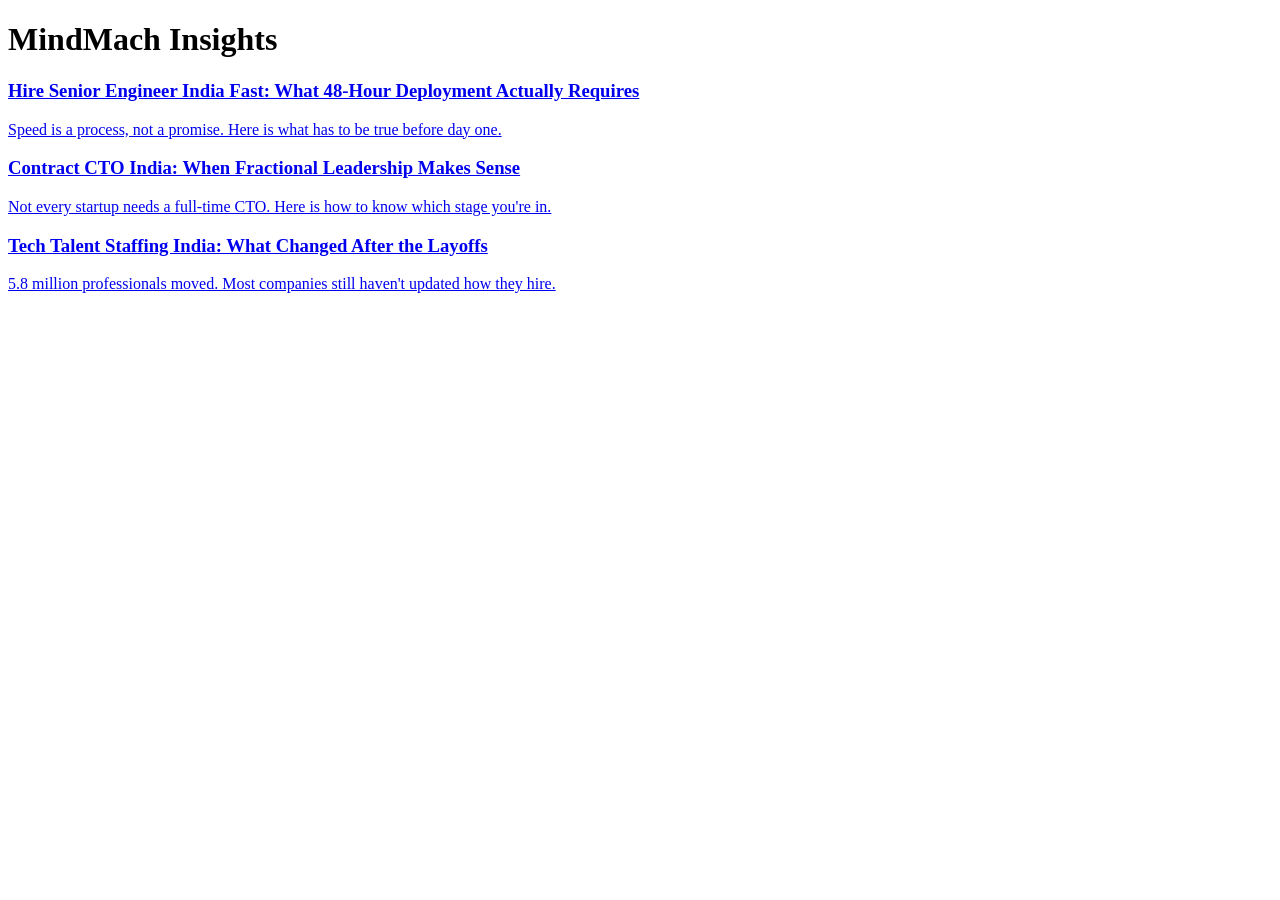
<file: insights/index.html>
<!DOCTYPE html>
<html lang="en"><head>
<meta charset="UTF-8"><meta name="viewport" content="width=device-width, initial-scale=1.0">
<title>Insights | MindMach</title>
</head><body>
<h1>MindMach Insights</h1>
<a href="/insights/hire-senior-engineer-india-fast.html"><h3>Hire Senior Engineer India Fast: What 48-Hour Deployment Actually Requires</h3><p>Speed is a process, not a promise. Here is what has to be true before day one.</p></a><a href="/insights/contract-cto-india.html"><h3>Contract CTO India: When Fractional Leadership Makes Sense</h3><p>Not every startup needs a full-time CTO. Here is how to know which stage you're in.</p></a><a href="/insights/tech-talent-staffing-india.html"><h3>Tech Talent Staffing India: What Changed After the Layoffs</h3><p>5.8 million professionals moved. Most companies still haven't updated how they hire.</p></a>
</body></html>
</file>
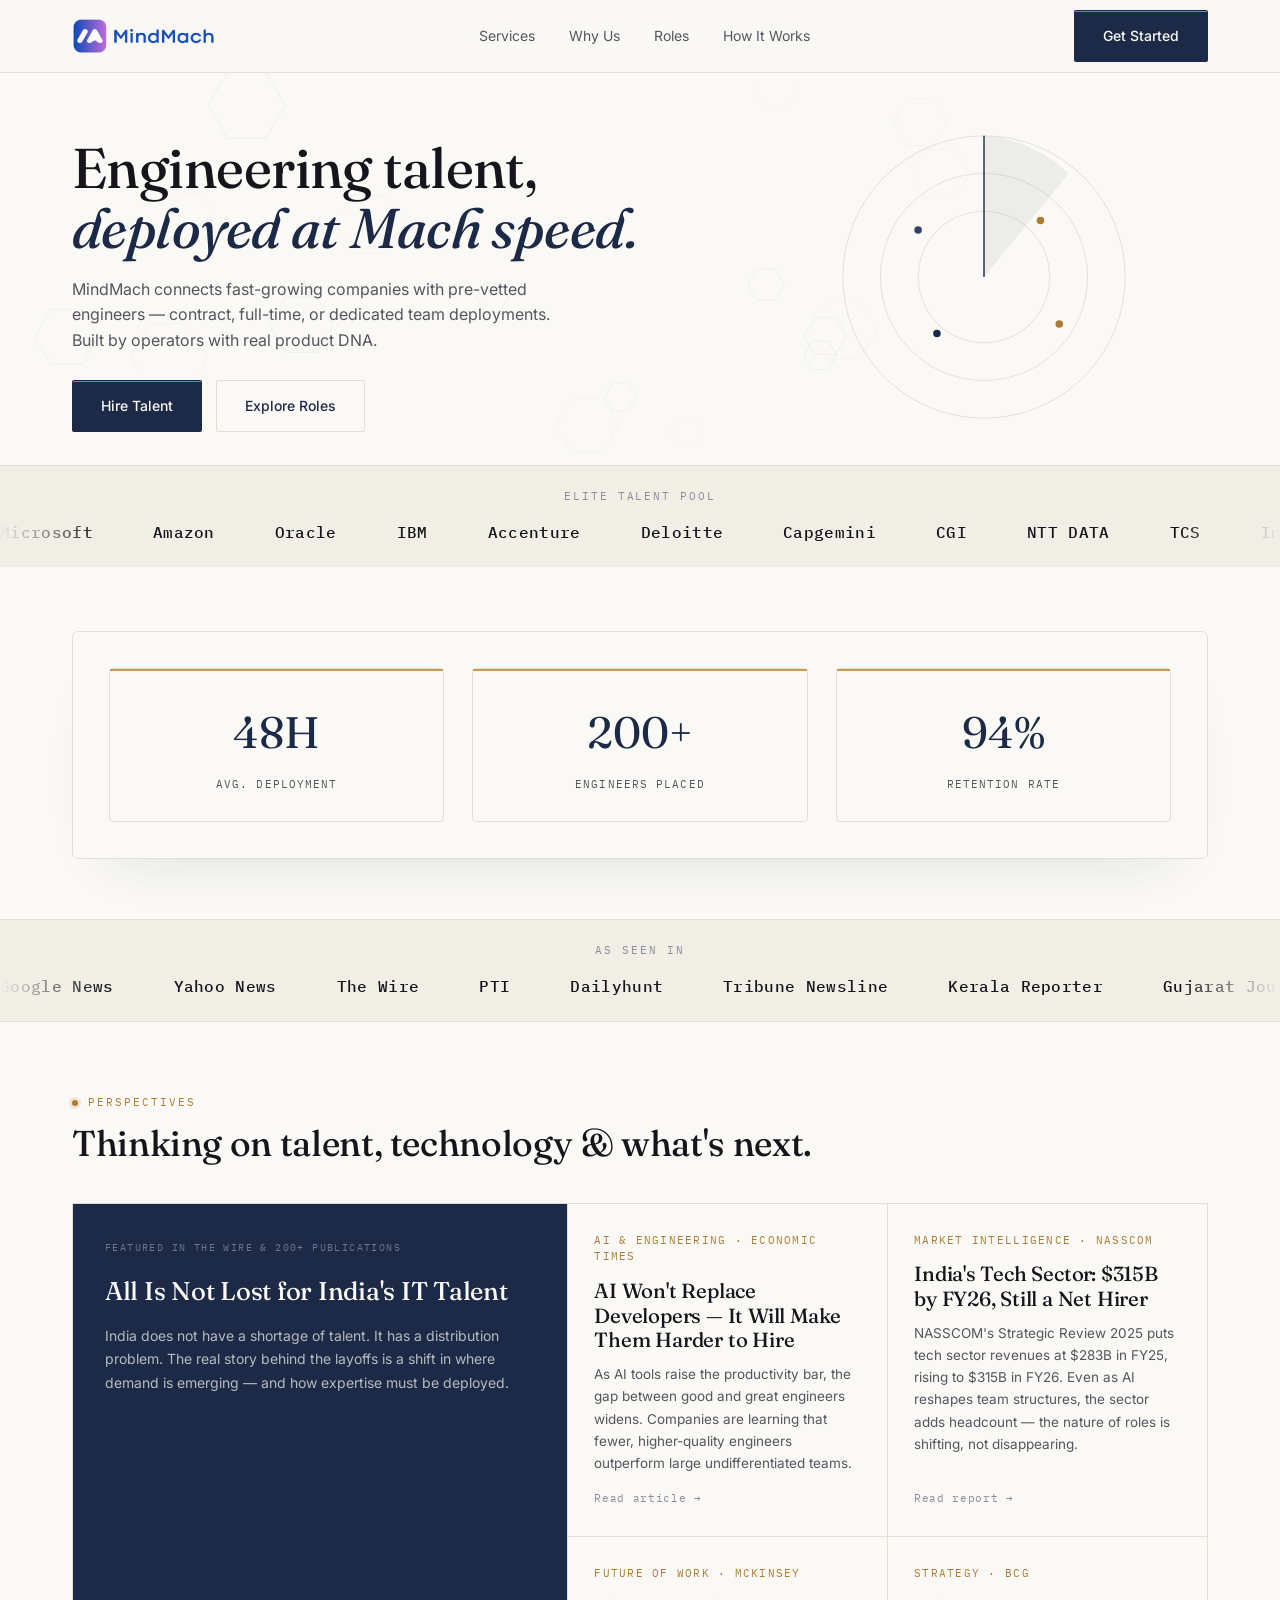
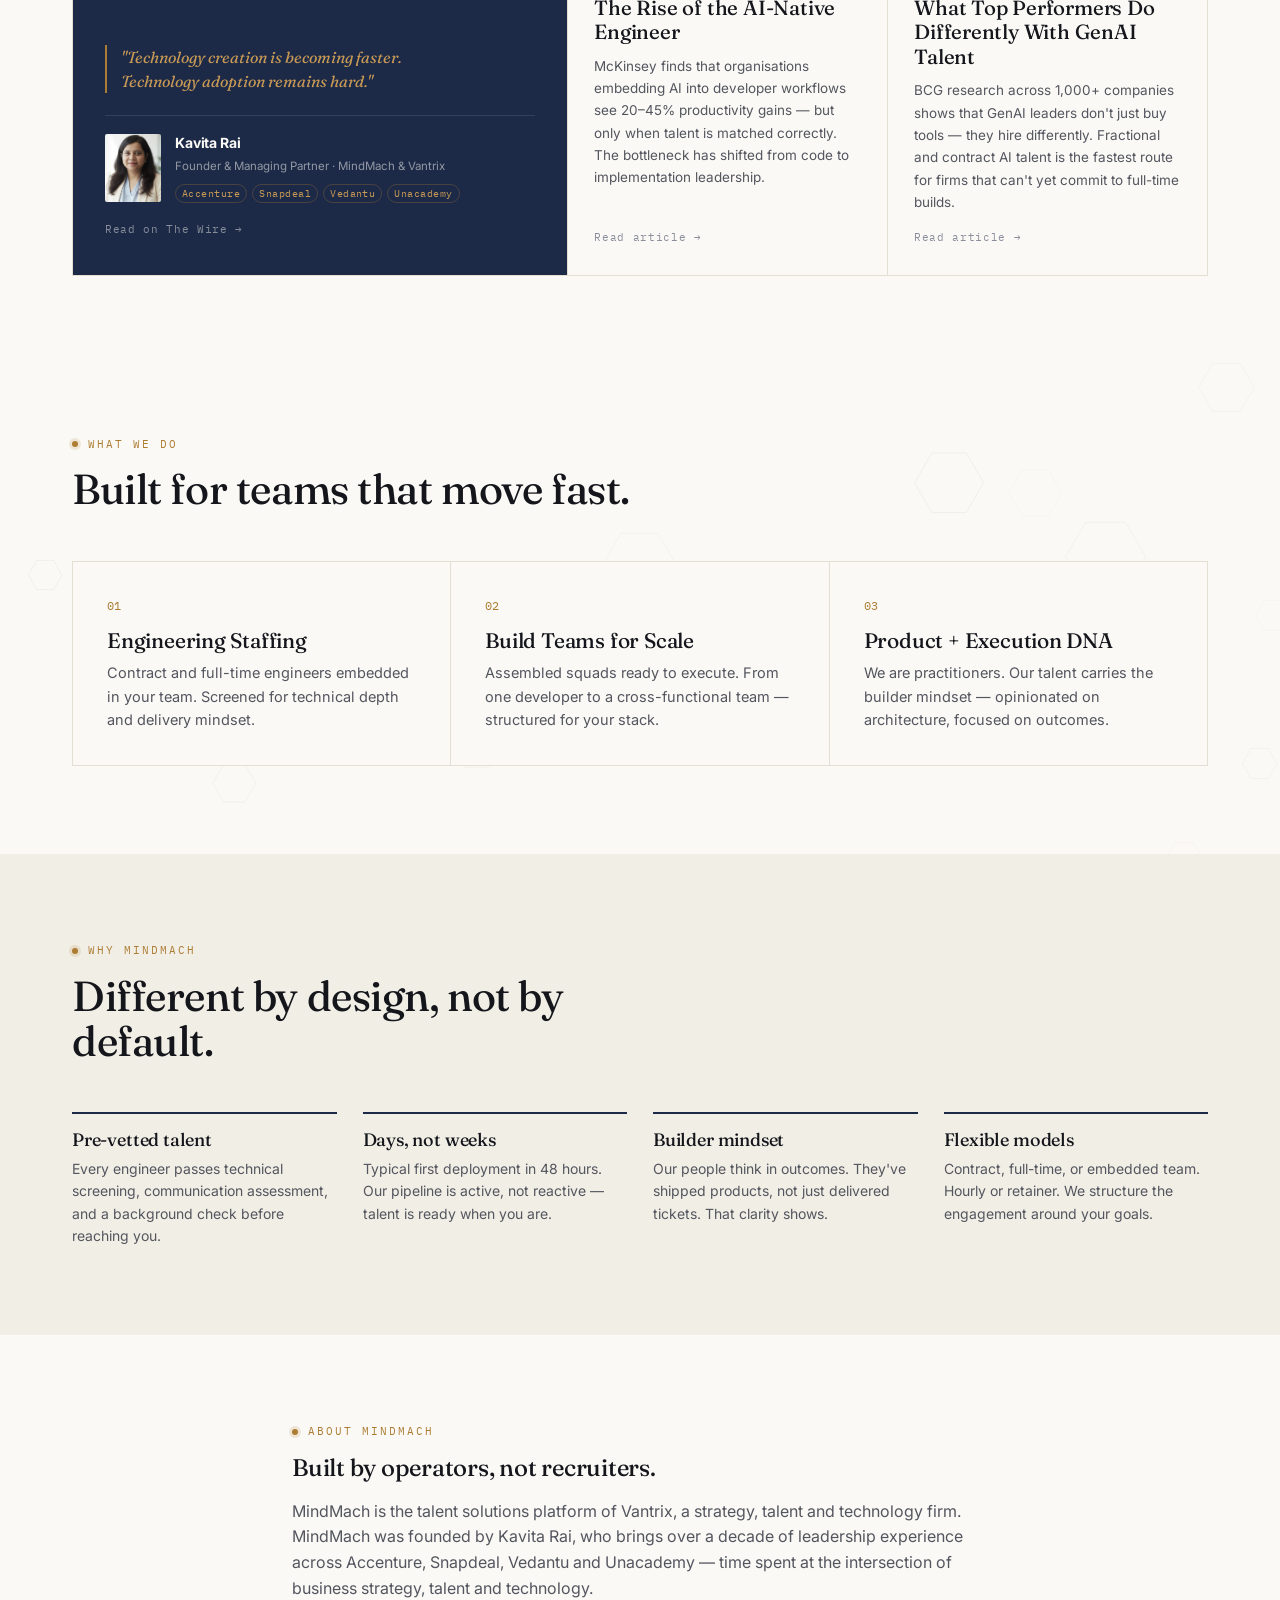
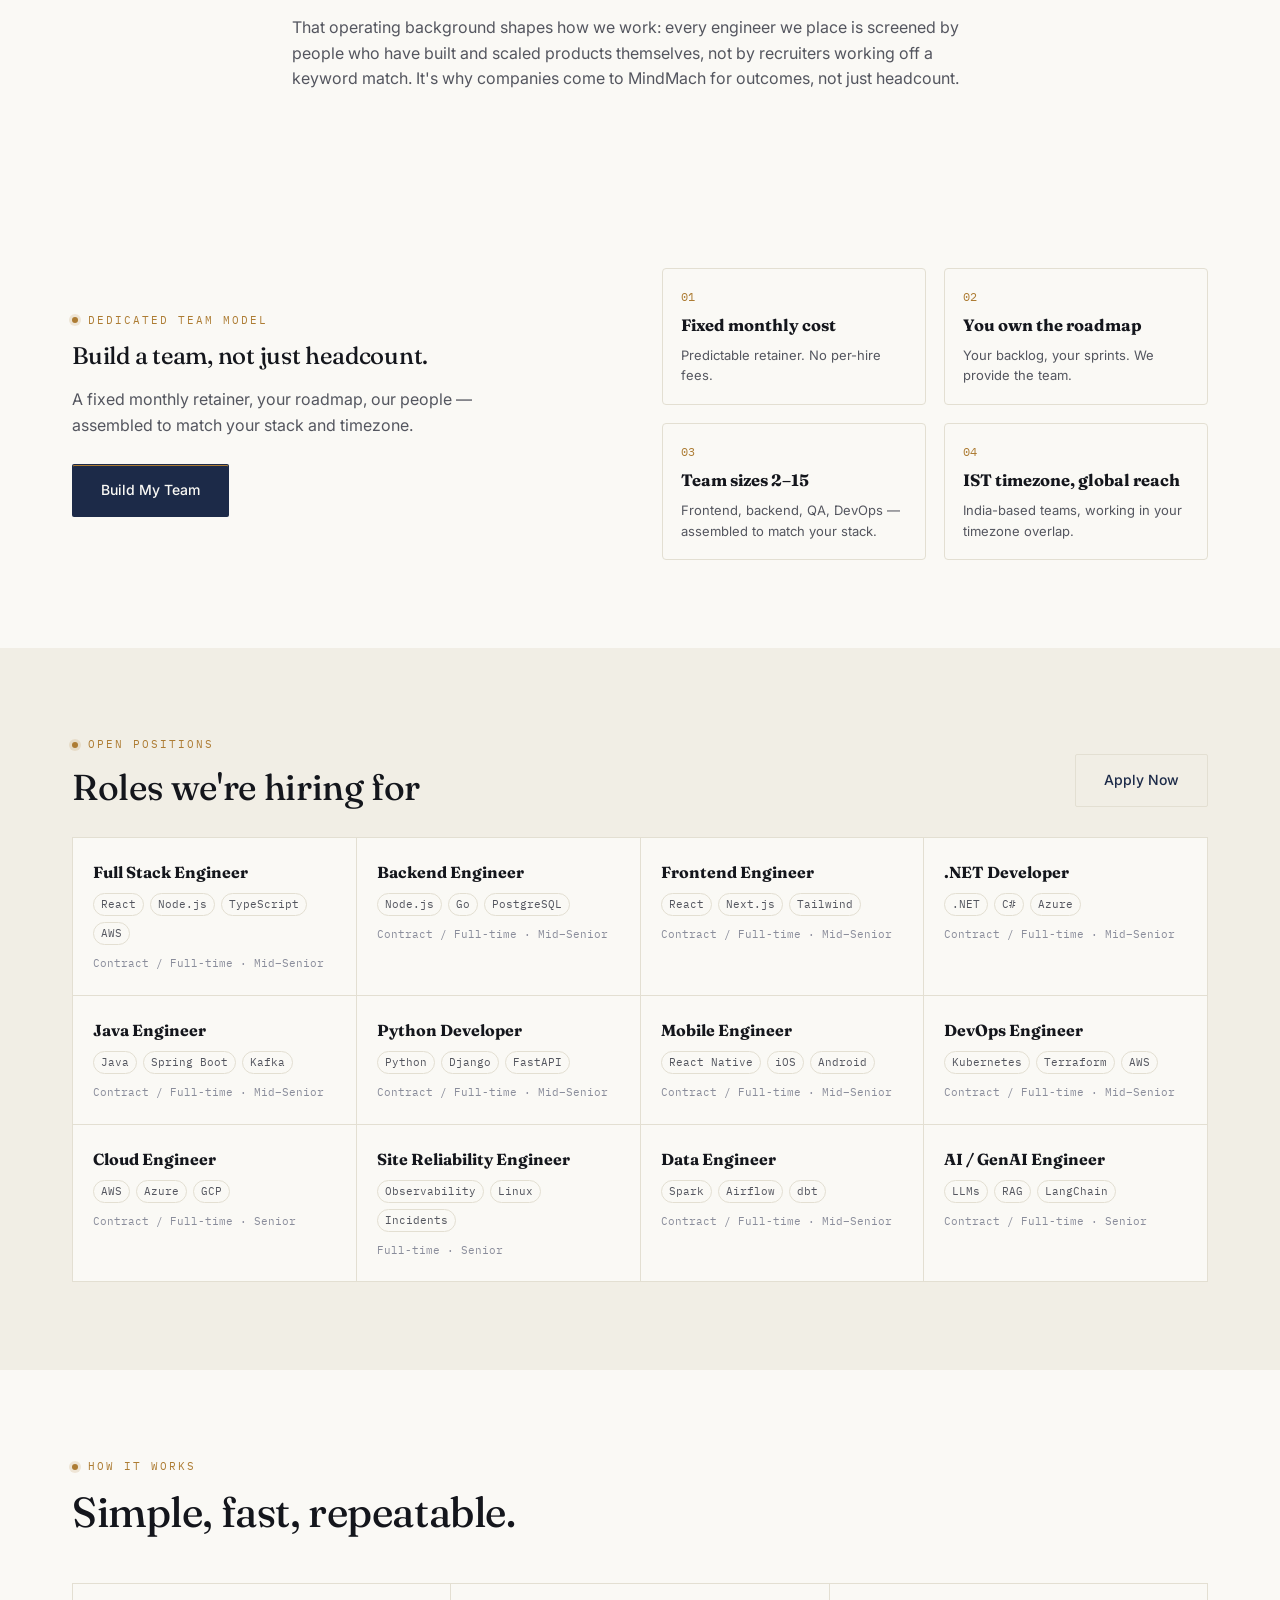
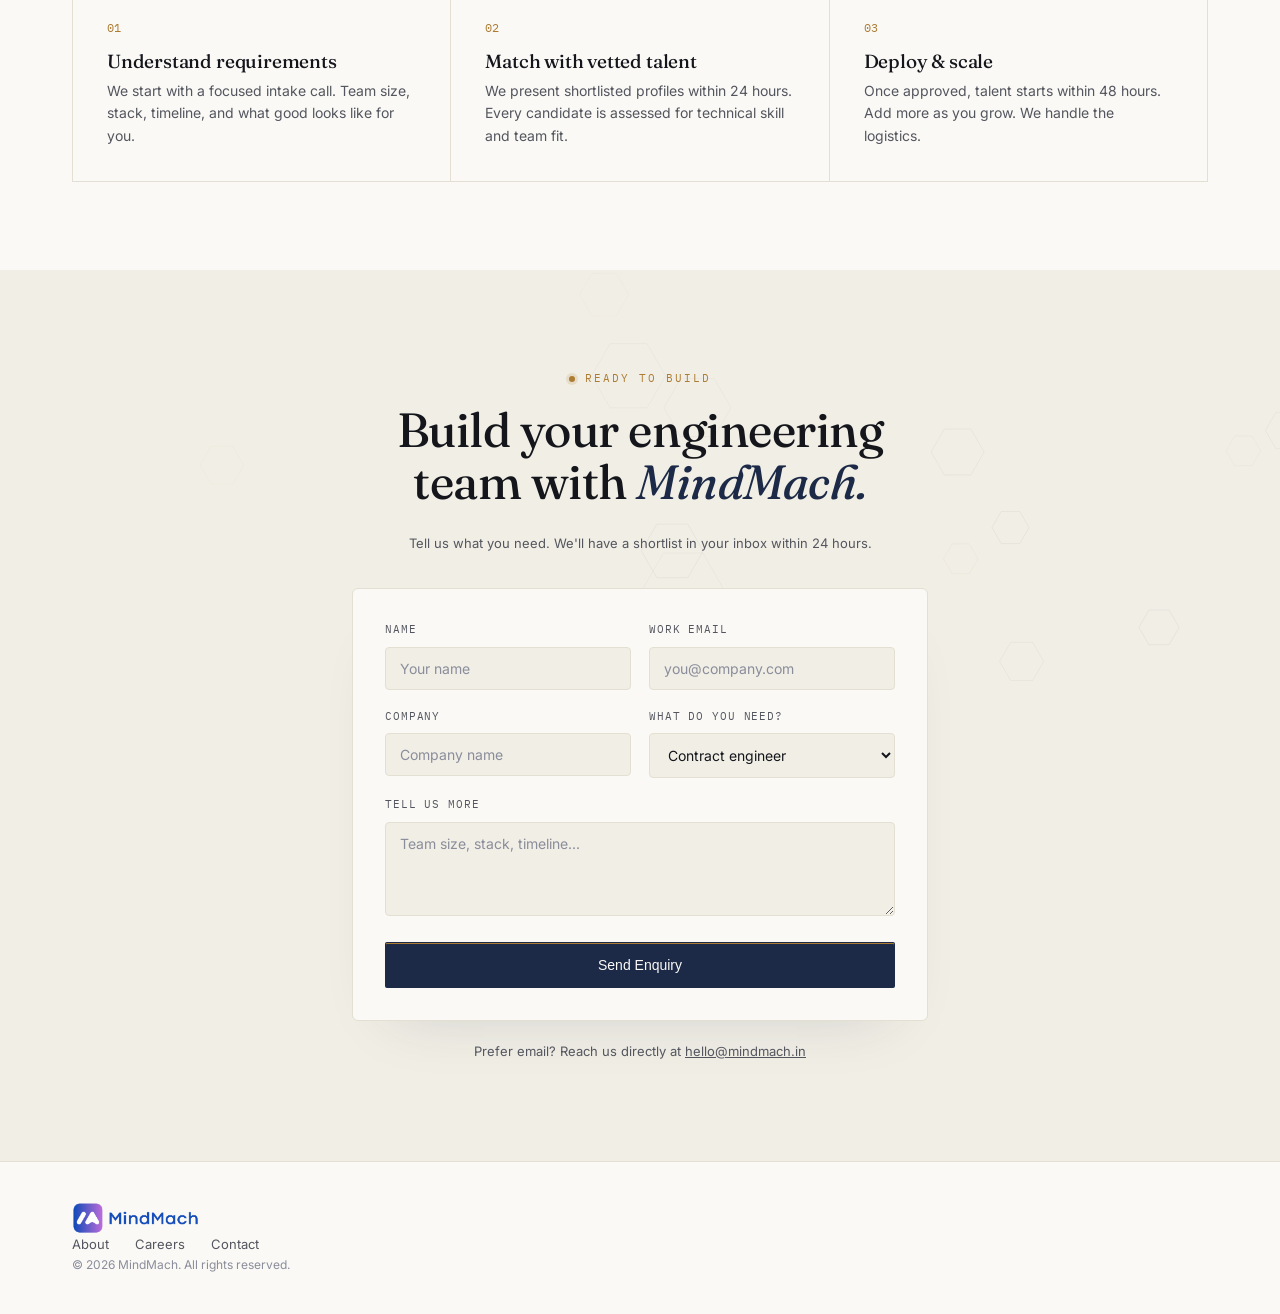
<file: site/index.html>
<!DOCTYPE html>
<html lang="en">
<head>
<meta charset="UTF-8">
<meta name="viewport" content="width=device-width, initial-scale=1">
<title>MindMach — Engineering Talent, Deployed at Mach Speed</title>

<link rel="icon" href="./favicon.ico" sizes="any">
<link rel="icon" type="image/svg+xml" href="./favicon.svg">
<link rel="icon" type="image/png" sizes="96x96" href="./favicon-96x96.png">
<link rel="apple-touch-icon" href="./apple-touch-icon.png">
<link rel="manifest" href="./site.webmanifest">
  
  <meta name="description" content="MindMach connects fast-growing companies with pre-vetted Indian engineers — contract, full-time, or dedicated team deployments, live in 48 hours.">
<link rel="preconnect" href="https://fonts.googleapis.com">
<link rel="preconnect" href="https://fonts.gstatic.com" crossorigin>
<link href="https://fonts.googleapis.com/css2?family=Fraunces:opsz,wght@9..144,340;9..144,460;9..144,560;9..144,650&family=Inter:wght@400;500;600&family=IBM+Plex+Mono:wght@400;500&display=swap" rel="stylesheet">
<style>
  :root{
    --paper:#FAF9F5;
    --paper-alt:#F1EEE5;
    --ink:#14161C;
    --ink-soft:#54565F;
    --line:#E3DFD2;
    --navy:#1C2A48;
    --navy-dim:#33436A;
    --brass:#AD7C33;
    --brass-soft:#C99A55;
    --mist:#8A8D9B;
    --radius:2px;
  }
  *{box-sizing:border-box; margin:0; padding:0;}
  html{scroll-behavior:smooth;}
  body{
    background:var(--paper);
    color:var(--ink);
    font-family:'Inter',sans-serif;
    font-size:16px;
    line-height:1.6;
    -webkit-font-smoothing:antialiased;
    overflow-x:hidden;
  }
  a{color:inherit; text-decoration:none;}
  img{max-width:100%; display:block;}
  .mono{font-family:'IBM Plex Mono',monospace;}
  .wrap{max-width:1200px; margin:0 auto; padding:0 32px; position:relative; z-index:2;}
  @media(max-width:700px){ .wrap{padding:0 20px;} }

  /* ---------- ambient background texture (antigravity hexes) ---------- */
  .hex-field{
    position:absolute; inset:0; pointer-events:none; z-index:0; overflow:hidden;
  }
  .hex-field svg{ position:absolute; opacity:.5; }

  .eyebrow{
    font-family:'IBM Plex Mono',monospace;
    font-size:11px;
    letter-spacing:.18em;
    text-transform:uppercase;
    color:var(--brass);
    display:flex; align-items:center; gap:10px;
  }
  .eyebrow::before{
    content:"";
    width:6px; height:6px; border-radius:50%;
    background:var(--brass);
    box-shadow:0 0 0 3px rgba(173,124,51,.16);
  }
  h1,h2,h3{
    font-family:'Fraunces',serif;
    font-weight:460;
    letter-spacing:-.01em;
    line-height:1.08;
    color:var(--ink);
  }
  .accent-ink{ color:var(--navy); font-style:italic; }

  .btn{
    display:inline-flex; align-items:center; gap:8px;
    padding:14px 28px;
    font-size:14px; font-weight:500;
    border-radius:var(--radius);
    border:1px solid transparent;
    cursor:pointer;
    transition:transform .25s ease, box-shadow .25s ease, background .25s ease, border-color .25s ease, color .25s ease;
  }
  .btn-primary{
    background:var(--navy);
    color:var(--paper);
    box-shadow:0 1px 0 var(--brass) inset;
  }
  .btn-primary:hover{ transform:translateY(-2px); box-shadow:0 14px 26px -14px rgba(28,42,72,.45), 0 1px 0 var(--brass-soft) inset; }
  .btn-ghost{ border-color:var(--line); color:var(--navy); }
  .btn-ghost:hover{ border-color:var(--navy); background:var(--navy); color:var(--paper); }

  @media (prefers-reduced-motion: reduce){
    *{ animation-duration:0.001ms !important; animation-iteration-count:1 !important; transition-duration:0.001ms !important; }
  }

  /* ---------- NAV ---------- */
  nav{
    position:sticky; top:0; z-index:50;
    background:rgba(250,249,245,.86);
    backdrop-filter:blur(10px);
    border-bottom:1px solid var(--line);
  }
  nav .row{
    display:flex; align-items:center; justify-content:space-between;
    height:72px;
  }
  .brand{ display:flex; align-items:center; gap:10px; }
  .brand img{ height:36px; width:auto; }
  .brand span{ font-family:'Fraunces',serif; font-size:19px; letter-spacing:-.01em; color:var(--ink); }
  .navlinks{ display:flex; gap:34px; font-size:14px; color:var(--ink-soft); }
  .navlinks a:hover{ color:var(--navy); }
  .navcta{ display:flex; align-items:center; gap:22px; }
  @media(max-width:860px){
    .navlinks{ display:none; }
  }

  /* ---------- HERO ---------- */
  .hero{
    position:relative;
    padding:44px 0 0;
    overflow:hidden;
  }
  .hero-inner{ position:relative; z-index:2; padding-bottom:28px; }
  .hero-grid{
    display:grid; grid-template-columns:1.3fr .9fr; gap:40px; align-items:center;
  }
  @media(max-width:900px){ .hero-grid{ grid-template-columns:1fr; } }

  .hero h1{ font-size:clamp(32px, 4.6vw, 56px); margin:16px 0 18px; }
  .hero p.sub{
    color:var(--ink-soft); font-size:16px; max-width:480px; margin-bottom:26px;
  }
  .hero .ctas{ display:flex; gap:14px; flex-wrap:wrap; }

  .dial-wrap{ position:relative; display:flex; align-items:center; justify-content:center; }
  .dial{ width:100%; max-width:320px; aspect-ratio:1; }
  @media(max-width:900px){ .dial-wrap{ display:none; } }

  .sweep{ transform-origin:170px 170px; animation:spin 7s linear infinite; }
  @keyframes spin{ to{ transform:rotate(360deg); } }
  .node{ animation:pulse 2.4s ease-in-out infinite; }
  .node:nth-child(2){ animation-delay:.5s; }
  .node:nth-child(3){ animation-delay:1s; }
  .node:nth-child(4){ animation-delay:1.5s; }
  @keyframes pulse{ 0%,100%{ opacity:.4; r:3; } 50%{ opacity:1; r:5; } }

  /* ---------- RIBBON (marquee) ---------- */
  .ribbon{ padding:22px 0; border-top:1px solid var(--line); background:var(--paper-alt); position:relative; z-index:2; }
  .ribbon .label{
    text-align:center; font-family:'IBM Plex Mono',monospace; font-size:11px;
    letter-spacing:.18em; text-transform:uppercase; color:var(--mist); margin-bottom:14px;
  }
  .marquee{ overflow:hidden; position:relative; -webkit-mask-image:linear-gradient(90deg,transparent,black 8%,black 92%,transparent); mask-image:linear-gradient(90deg,transparent,black 8%,black 92%,transparent); }
  .marquee-track{
    display:flex; gap:60px; width:max-content;
    animation:scroll 38s linear infinite;
  }
  .marquee:hover .marquee-track{ animation-play-state:paused; }
  @keyframes scroll{ from{ transform:translateX(0); } to{ transform:translateX(-50%); } }
  .chip{
    font-family:'IBM Plex Mono',monospace; font-size:16px; letter-spacing:.02em;
    color:var(--ink-soft); white-space:nowrap;
  }
  .chip b{ color:var(--ink); font-weight:500; }

  /* ---------- INSTRUMENT PANEL (element block) ---------- */
  .panel-section{ padding:64px 0 70px; position:relative; z-index:2; }
  .panel-block{
    background:var(--paper);
    border:1px solid var(--line);
    border-radius:6px;
    padding:36px;
    display:grid;
    grid-template-columns:repeat(3,1fr);
    gap:28px;
    box-shadow:0 30px 60px -40px rgba(28,42,72,.18);
  }
  @media(max-width:700px){ .panel-block{ grid-template-columns:1fr; padding:26px; } }
  .dial-stat{
    border:1px solid var(--line);
    border-radius:4px;
    padding:28px 20px;
    position:relative;
    text-align:center;
  }
  .dial-stat::before{
    content:""; position:absolute; top:0; left:0; right:0; height:2px;
    background:var(--brass-soft);
  }
  .dial-stat .num{ font-family:'Fraunces',serif; font-size:44px; color:var(--navy); }
  .dial-stat .cap{ font-family:'IBM Plex Mono',monospace; font-size:11px; letter-spacing:.1em; text-transform:uppercase; color:var(--ink-soft); margin-top:8px; }

  /* ---------- SECTIONS ---------- */
  section{ padding:88px 0; position:relative; z-index:2; scroll-margin-top:90px; }
  .alt-band{ background:var(--paper-alt); }
  .section-head{ max-width:640px; margin-bottom:48px; }
  .section-head h2{ font-size:clamp(28px,3.4vw,42px); margin-top:14px; }

  .services{ display:grid; grid-template-columns:repeat(3,1fr); gap:1px; background:var(--line); border:1px solid var(--line); }
  @media(max-width:860px){ .services{ grid-template-columns:1fr; } }
  .service-card{ background:var(--paper); padding:34px; }
  .service-card .idx{ font-family:'IBM Plex Mono',monospace; font-size:12px; color:var(--brass); }
  .service-card h3{ font-size:21px; margin:14px 0 10px; }
  .service-card p{ color:var(--ink-soft); font-size:14.5px; }

  .why-grid{ display:grid; grid-template-columns:repeat(4,1fr); gap:26px; }
  @media(max-width:960px){ .why-grid{ grid-template-columns:1fr 1fr; } }
  @media(max-width:560px){ .why-grid{ grid-template-columns:1fr; } }
  .why-card{ border-top:2px solid var(--navy); padding-top:16px; }
  .why-card h3{ font-size:18px; margin-bottom:8px; }
  .why-card p{ color:var(--ink-soft); font-size:14px; }

  .team-grid{ display:grid; grid-template-columns:1fr 1fr; gap:44px; align-items:center; }
  @media(max-width:860px){ .team-grid{ grid-template-columns:1fr; } }
  .team-feats{ display:grid; grid-template-columns:1fr 1fr; gap:18px; }
  @media(max-560px){ .team-feats{ grid-template-columns:1fr; } }
  @media(max-width:560px){ .team-feats{ grid-template-columns:1fr; } }
  .team-feat{ border:1px solid var(--line); border-radius:4px; padding:18px; background:var(--paper); }
  .team-feat .num{ font-family:'IBM Plex Mono',monospace; color:var(--brass); font-size:12px; }
  .team-feat h4{ font-family:'Fraunces',serif; font-size:16.5px; margin:6px 0 6px; }
  .team-feat p{ font-size:13px; color:var(--ink-soft); }

  .roles-toolbar{ display:flex; justify-content:space-between; align-items:flex-end; margin-bottom:30px; flex-wrap:wrap; gap:16px; }
  .roles-grid{ display:grid; grid-template-columns:repeat(4,1fr); gap:1px; background:var(--line); border:1px solid var(--line); }
  @media(max-width:960px){ .roles-grid{ grid-template-columns:repeat(2,1fr); } }
  @media(max-width:560px){ .roles-grid{ grid-template-columns:1fr; } }
  .role-card{ background:var(--paper); padding:22px 20px; }
  .role-card h4{ font-family:'Fraunces',serif; font-size:16px; margin-bottom:8px; }
  .role-card .stack{ display:flex; flex-wrap:wrap; gap:6px; margin-bottom:10px; }
  .role-card .stack span{ font-family:'IBM Plex Mono',monospace; font-size:10.5px; color:var(--ink-soft); border:1px solid var(--line); padding:2px 7px; border-radius:20px; }
  .role-card .level{ font-family:'IBM Plex Mono',monospace; font-size:11px; color:var(--mist); }

  .flight-steps{ display:grid; grid-template-columns:repeat(3,1fr); gap:1px; background:var(--line); border:1px solid var(--line); }
  @media(max-width:860px){ .flight-steps{ grid-template-columns:1fr; } }
  .fstep{ background:var(--paper); padding:34px; }
  .fstep .idx{ font-family:'IBM Plex Mono',monospace; font-size:12px; color:var(--brass); }
  .fstep h3{ font-size:19px; margin:14px 0 8px; }
  .fstep p{ color:var(--ink-soft); font-size:14px; }

  .cta-final{ text-align:center; padding:100px 0; }
  .cta-final h2{ font-size:clamp(30px,4vw,48px); max-width:720px; margin:16px auto 26px; }
  .cta-final .ctas{ display:flex; gap:14px; justify-content:center; flex-wrap:wrap; margin-bottom:14px; }
  .cta-final .alt{ font-size:13px; color:var(--ink-soft); }

  .contact-form{ background:var(--paper); border:1px solid var(--line); border-radius:6px; padding:32px; box-shadow:0 30px 60px -40px rgba(28,42,72,.18); }
  .form-row{ margin-bottom:18px; }
  .form-row.two{ display:grid; grid-template-columns:1fr 1fr; gap:18px; }
  @media(max-width:560px){ .form-row.two{ grid-template-columns:1fr; } }
  .field label{ display:block; font-family:'IBM Plex Mono',monospace; font-size:11px; letter-spacing:.08em; text-transform:uppercase; color:var(--ink-soft); margin-bottom:8px; }
  .field input, .field select, .field textarea{
    width:100%; padding:12px 14px; font-family:'Inter',sans-serif; font-size:14px; color:var(--ink);
    background:var(--paper-alt); border:1px solid var(--line); border-radius:4px; outline:none;
    transition:border-color .2s ease, background .2s ease;
  }
  .field textarea{ resize:vertical; }
  .field input:focus, .field select:focus, .field textarea:focus{ border-color:var(--navy); background:var(--paper); }
  .field input::placeholder, .field textarea::placeholder{ color:var(--mist); }

  footer{ border-top:1px solid var(--line); padding:40px 0; position:relative; z-index:2; }

  /* ---------- INSIGHTS ---------- */
  .insights-section{ padding:72px 0; background:var(--paper); position:relative; z-index:2; border-top:1px solid var(--line); }
  .insights-head{ margin-bottom:40px; }
  .insights-grid{
    display:grid;
    grid-template-columns:1.55fr 1fr 1fr;
    grid-template-rows:auto auto;
    gap:1px;
    background:var(--line);
    border:1px solid var(--line);
  }
  @media(max-width:960px){ .insights-grid{ grid-template-columns:1fr 1fr; } }
  @media(max-width:620px){ .insights-grid{ grid-template-columns:1fr; } }

  .insight-card{
    background:var(--paper);
    padding:28px 26px;
    display:flex; flex-direction:column; gap:10px;
    text-decoration:none; color:inherit;
    transition:background .2s ease;
    cursor:pointer;
  }
  .insight-card:hover{ background:var(--paper-alt); }
  .insight-card--lead{
    grid-row:1 / 3;
    background:var(--navy);
    padding:36px 32px;
    display:flex; flex-direction:column; gap:18px;
  }
  .insight-card--lead:hover{ background:#233258; }
  @media(max-width:960px){ .insight-card--lead{ grid-row:auto; } }

  .ic-tag{
    font-family:'IBM Plex Mono',monospace; font-size:10.5px; letter-spacing:.12em;
    text-transform:uppercase; color:var(--brass); margin-bottom:4px;
  }
  .insight-card--lead .ic-tag{ color:var(--brass-soft); }

  .ic-title{
    font-family:'Fraunces',serif; font-weight:460;
    font-size:clamp(17px,1.6vw,21px); line-height:1.2;
    color:var(--ink);
  }
  .insight-card--lead .ic-title{ font-size:clamp(20px,2vw,27px); color:var(--paper); }

  .ic-excerpt{
    font-size:13.5px; line-height:1.65; color:var(--ink-soft);
    flex:1;
  }
  .insight-card--lead .ic-excerpt{ color:rgba(244,242,236,.72); font-size:14px; }

  .ic-meta{ display:flex; flex-direction:column; gap:4px; margin-top:6px; }
  .ic-author{ font-family:'IBM Plex Mono',monospace; font-size:11px; color:var(--brass-soft); }
  .ic-read{
    font-family:'IBM Plex Mono',monospace; font-size:11px; letter-spacing:.06em;
    color:var(--mist); transition:color .2s ease;
  }
  .insight-card--lead .ic-read{ color:rgba(244,242,236,.5); }
  .insight-card:hover .ic-read{ color:var(--navy); }
  .insight-card--lead:hover .ic-read{ color:var(--brass-soft); }

  /* Lead card layout */
  .ic-pub-line{
    font-family:'IBM Plex Mono',monospace; font-size:10px; letter-spacing:.14em;
    text-transform:uppercase; color:rgba(244,242,236,.38); margin-bottom:2px;
  }
  .ic-pullquote{
    font-family:'Fraunces',serif; font-style:italic; font-size:16px; line-height:1.5;
    color:var(--brass-soft); border-left:2px solid var(--brass); padding-left:14px;
    margin:4px 0;
  }
  .ic-founder-strip{
    display:flex; align-items:center; gap:14px;
    border-top:1px solid rgba(255,255,255,.1);
    padding-top:16px; margin-top:auto;
  }
  .ic-founder-img{
    width:56px; height:68px;
    object-fit:cover; object-position:top center;
    border-radius:2px; flex-shrink:0;
    filter:grayscale(15%);
  }
  .ic-founder-info{ display:flex; flex-direction:column; gap:3px; }
  .ic-founder-info strong{ font-size:14px; color:var(--paper); letter-spacing:-.01em; }
  .ic-founder-role{ font-size:11.5px; color:rgba(244,242,236,.55); }
  .ic-pedigree{ display:flex; flex-wrap:wrap; gap:5px; margin-top:5px; }
  .ic-pedigree span{
    font-family:'IBM Plex Mono',monospace; font-size:9.5px; letter-spacing:.05em;
    color:var(--brass-soft); border:1px solid rgba(173,124,51,.3);
    padding:1px 6px; border-radius:20px;
  }
  .ic-edu{ font-family:'IBM Plex Mono',monospace; font-size:10px; color:rgba(244,242,236,.32); margin-top:3px; }
  .ic-reach{ font-family:'IBM Plex Mono',monospace; font-size:10.5px; color:var(--brass-soft); letter-spacing:.06em; }
  .lead-card-inner{ display:flex; flex-direction:column; flex:1; }
  .lead-card-text{ display:flex; flex-direction:column; flex:1; gap:14px; }

    width:110px; height:110px; border-radius:50%;
    background:var(--line); display:flex; align-items:center; justify-content:center;
    overflow:hidden;
  }
    font-family:'Fraunces',serif; font-size:clamp(15px,1.8vw,19px); font-style:italic;
    color:var(--navy); line-height:1.4; margin-bottom:12px;
  }
  .foot-row{ display:flex; justify-content:space-between; align-items:center; flex-wrap:wrap; gap:16px; }
  .foot-links{ display:flex; gap:26px; font-size:13px; color:var(--ink-soft); }
  .foot-links a:hover{ color:var(--navy); }
  .foot-copy{ font-size:12px; color:var(--mist); }
</style>
</head>
<body id="top">

<nav>
  <div class="wrap row">
    <a class="brand" href="#top">
      <img src="[data-uri]" alt="MindMach logo">
    </a>
    <div class="navlinks">
      <a href="#services">Services</a>
      <a href="#why-us">Why Us</a>
      <a href="#roles">Roles</a>
      <a href="#how-it-works">How It Works</a>
    </div>
    <div class="navcta">
      <a href="#contact" class="btn btn-primary">Get Started</a>
    </div>
  </div>
</nav>

<!-- ============ HERO + RIBBON 1 (first fold) ============ -->
<header class="hero">
  <div class="hex-field" id="hexHero"></div>
  <div class="wrap hero-inner">
    <div class="hero-grid">
      <div>
        <h1>Engineering talent,<br><span class="accent-ink">deployed at Mach speed.</span></h1>
        <p class="sub">MindMach connects fast-growing companies with pre-vetted engineers — contract, full-time, or dedicated team deployments. Built by operators with real product DNA.</p>
        <div class="ctas">
          <a href="#contact" class="btn btn-primary">Hire Talent</a>
          <a href="#roles" class="btn btn-ghost">Explore Roles</a>
        </div>
      </div>
      <div class="dial-wrap">
        <svg class="dial" viewBox="0 0 340 340" fill="none">
          <circle cx="170" cy="170" r="150" stroke="#E3DFD2" stroke-width="1"/>
          <circle cx="170" cy="170" r="110" stroke="#E3DFD2" stroke-width="1"/>
          <circle cx="170" cy="170" r="70" stroke="#E3DFD2" stroke-width="1"/>
          <g class="sweep">
            <path d="M170 170 L170 20" stroke="#1C2A48" stroke-width="1.5"/>
            <path d="M170 170 L170 20 A150 150 0 0 1 260 60 Z" fill="#1C2A48" opacity="0.06"/>
          </g>
          <circle class="node" cx="230" cy="110" r="4" fill="#AD7C33"/>
          <circle class="node" cx="120" cy="230" r="4" fill="#1C2A48"/>
          <circle class="node" cx="250" cy="220" r="4" fill="#AD7C33"/>
          <circle class="node" cx="100" cy="120" r="4" fill="#33436A"/>
        </svg>
      </div>
    </div>
  </div>

  <div class="ribbon">
    <div class="wrap">
      <p class="label">Elite Talent Pool</p>
    </div>
    <div class="marquee">
      <div class="marquee-track" id="brandTrack"></div>
    </div>
  </div>
</header>

<!-- ============ ELEMENT BLOCK ============ -->
<section class="panel-section">
  <div class="wrap">
    <div class="panel-block">
      <div class="dial-stat">
        <div class="num">48H</div>
        <div class="cap">Avg. deployment</div>
      </div>
      <div class="dial-stat">
        <div class="num">200+</div>
        <div class="cap">Engineers placed</div>
      </div>
      <div class="dial-stat">
        <div class="num">94%</div>
        <div class="cap">Retention rate</div>
      </div>
    </div>
  </div>
</section>

<!-- ============ RIBBON 2 ============ -->
<div class="ribbon" style="margin-top:-10px;">
  <div class="wrap"><p class="label">As seen in</p></div>
  <div class="marquee">
    <div class="marquee-track" id="pressTrack"></div>
  </div>
</div>

<!-- ============ INSIGHTS ============ -->
<section class="insights-section">
  <div class="wrap">
    <div class="insights-head">
      <div>
        <p class="eyebrow">Perspectives</p>
        <h2 style="margin-top:12px; font-size:clamp(24px,2.8vw,36px);">Thinking on talent, technology &amp; what's next.</h2>
      </div>
    </div>
    <div class="insights-grid">

      <a class="insight-card insight-card--lead" href="https://thewire.in/ptiprnews/all-is-not-lost-for-indias-it-talent-kavita-rai-founder-managing-partner-vantrix-ventures-and-mindmach-technologies" target="_blank" rel="noopener">

        <p class="ic-pub-line">Featured in The Wire &amp; 200+ publications</p>

        <h3 class="ic-title">All Is Not Lost for India's IT Talent</h3>
        <p class="ic-excerpt">India does not have a shortage of talent. It has a distribution problem. The real story behind the layoffs is a shift in where demand is emerging — and how expertise must be deployed.</p>

        <blockquote class="ic-pullquote">"Technology creation is becoming faster.<br>Technology adoption remains hard."</blockquote>

        <div class="ic-founder-strip">
          <img class="ic-founder-img" src="[data-uri]" alt="Kavita Rai">
          <div class="ic-founder-info">
            <strong>Kavita Rai</strong>
            <span class="ic-founder-role">Founder &amp; Managing Partner · MindMach &amp; Vantrix</span>
            <div class="ic-pedigree">
              <span>Accenture</span><span>Snapdeal</span><span>Vedantu</span><span>Unacademy</span>
            </div>
          </div>
        </div>

        <span class="ic-read">Read on The Wire →</span>

      </a>

      <a class="insight-card" href="https://economictimes.indiatimes.com/tech/technology/ai-wont-replace-developers-it-will-make-them-harder-to-hire/articleshow/110073243.cms" target="_blank" rel="noopener">
        <div class="ic-tag">AI &amp; Engineering · Economic Times</div>
        <h3 class="ic-title">AI Won't Replace Developers — It Will Make Them Harder to Hire</h3>
        <p class="ic-excerpt">As AI tools raise the productivity bar, the gap between good and great engineers widens. Companies are learning that fewer, higher-quality engineers outperform large undifferentiated teams.</p>
        <div class="ic-meta">
          <span class="ic-read">Read article →</span>
        </div>
      </a>

      <a class="insight-card" href="https://www.nasscom.in/knowledge-center/publications/technology-sector-india-strategic-review-2025" target="_blank" rel="noopener">
        <div class="ic-tag">Market Intelligence · NASSCOM</div>
        <h3 class="ic-title">India's Tech Sector: $315B by FY26, Still a Net Hirer</h3>
        <p class="ic-excerpt">NASSCOM's Strategic Review 2025 puts tech sector revenues at $283B in FY25, rising to $315B in FY26. Even as AI reshapes team structures, the sector adds headcount — the nature of roles is shifting, not disappearing.</p>
        <div class="ic-meta">
          <span class="ic-read">Read report →</span>
        </div>
      </a>

      <a class="insight-card" href="https://www.mckinsey.com/capabilities/mckinsey-digital/our-insights/superagency-in-the-workplace-empowering-people-to-unlock-ais-full-potential-at-work" target="_blank" rel="noopener">
        <div class="ic-tag">Future of Work · McKinsey</div>
        <h3 class="ic-title">The Rise of the AI-Native Engineer</h3>
        <p class="ic-excerpt">McKinsey finds that organisations embedding AI into developer workflows see 20–45% productivity gains — but only when talent is matched correctly. The bottleneck has shifted from code to implementation leadership.</p>
        <div class="ic-meta">
          <span class="ic-read">Read article →</span>
        </div>
      </a>

      <a class="insight-card" href="https://www.bcg.com/publications/2024/what-top-performers-do-to-win-with-gen-ai" target="_blank" rel="noopener">
        <div class="ic-tag">Strategy · BCG</div>
        <h3 class="ic-title">What Top Performers Do Differently With GenAI Talent</h3>
        <p class="ic-excerpt">BCG research across 1,000+ companies shows that GenAI leaders don't just buy tools — they hire differently. Fractional and contract AI talent is the fastest route for firms that can't yet commit to full-time builds.</p>
        <div class="ic-meta">
          <span class="ic-read">Read article →</span>
        </div>
      </a>

    </div>
  </div>
</section>


<section id="services">
  <div class="hex-field" id="hexServices"></div>
  <div class="wrap">
    <div class="section-head">
      <p class="eyebrow">What we do</p>
      <h2>Built for teams that move fast.</h2>
    </div>
    <div class="services">
      <div class="service-card">
        <div class="idx">01</div>
        <h3>Engineering Staffing</h3>
        <p>Contract and full-time engineers embedded in your team. Screened for technical depth and delivery mindset.</p>
      </div>
      <div class="service-card">
        <div class="idx">02</div>
        <h3>Build Teams for Scale</h3>
        <p>Assembled squads ready to execute. From one developer to a cross-functional team — structured for your stack.</p>
      </div>
      <div class="service-card">
        <div class="idx">03</div>
        <h3>Product + Execution DNA</h3>
        <p>We are practitioners. Our talent carries the builder mindset — opinionated on architecture, focused on outcomes.</p>
      </div>
    </div>
  </div>
</section>

<!-- ============ WHY US ============ -->
<section class="alt-band" id="why-us">
  <div class="wrap">
    <div class="section-head">
      <p class="eyebrow">Why MindMach</p>
      <h2>Different by design, not by default.</h2>
    </div>
    <div class="why-grid">
      <div class="why-card">
        <h3>Pre-vetted talent</h3>
        <p>Every engineer passes technical screening, communication assessment, and a background check before reaching you.</p>
      </div>
      <div class="why-card">
        <h3>Days, not weeks</h3>
        <p>Typical first deployment in 48 hours. Our pipeline is active, not reactive — talent is ready when you are.</p>
      </div>
      <div class="why-card">
        <h3>Builder mindset</h3>
        <p>Our people think in outcomes. They've shipped products, not just delivered tickets. That clarity shows.</p>
      </div>
      <div class="why-card">
        <h3>Flexible models</h3>
        <p>Contract, full-time, or embedded team. Hourly or retainer. We structure the engagement around your goals.</p>
      </div>
    </div>
  </div>
</section>

<!-- ============ ABOUT ============ -->
<section id="about">
  <div class="wrap" style="max-width:760px;">
    <p class="eyebrow">About MindMach</p>
    <h2 style="margin-top:14px;">Built by operators, not recruiters.</h2>
    <p style="color:var(--ink-soft); margin-top:18px; font-size:16px;">
      MindMach is the talent solutions platform of Vantrix, a strategy, talent and technology firm.
      MindMach was founded by Kavita Rai, who brings over a decade of leadership experience across
      Accenture, Snapdeal, Vedantu and Unacademy — time spent at the intersection of business strategy,
      talent and technology.
    </p>
    <p style="color:var(--ink-soft); margin-top:14px; font-size:16px;">
      That operating background shapes how we work: every engineer we place is screened by people who
      have built and scaled products themselves, not by recruiters working off a keyword match. It's why
      companies come to MindMach for outcomes, not just headcount.
    </p>
  </div>
</section>

<!-- ============ DEDICATED TEAM ============ -->
<section>
  <div class="wrap team-grid">
    <div>
      <p class="eyebrow">Dedicated team model</p>
      <h2 style="margin-top:14px;">Build a team, not just headcount.</h2>
      <p style="color:var(--ink-soft); margin:18px 0 26px; max-width:440px;">A fixed monthly retainer, your roadmap, our people — assembled to match your stack and timezone.</p>
      <a href="#contact" class="btn btn-primary">Build My Team</a>
    </div>
    <div class="team-feats">
      <div class="team-feat">
        <div class="num">01</div>
        <h4>Fixed monthly cost</h4>
        <p>Predictable retainer. No per-hire fees.</p>
      </div>
      <div class="team-feat">
        <div class="num">02</div>
        <h4>You own the roadmap</h4>
        <p>Your backlog, your sprints. We provide the team.</p>
      </div>
      <div class="team-feat">
        <div class="num">03</div>
        <h4>Team sizes 2–15</h4>
        <p>Frontend, backend, QA, DevOps — assembled to match your stack.</p>
      </div>
      <div class="team-feat">
        <div class="num">04</div>
        <h4>IST timezone, global reach</h4>
        <p>India-based teams, working in your timezone overlap.</p>
      </div>
    </div>
  </div>
</section>

<!-- ============ ROLES ============ -->
<section class="alt-band" id="roles">
  <div class="wrap">
    <div class="roles-toolbar">
      <div>
        <p class="eyebrow">Open positions</p>
        <h2 style="margin-top:14px; font-size:clamp(26px,3vw,36px);">Roles we're hiring for</h2>
      </div>
      <a href="https://forms.gle/YeNgazqnNUy5BHyH6" target="_blank" rel="noopener" class="btn btn-ghost">Apply Now</a>
    </div>
    <div class="roles-grid" id="rolesGrid"></div>
  </div>
</section>

<!-- ============ HOW IT WORKS ============ -->
<section id="how-it-works">
  <div class="wrap">
    <div class="section-head">
      <p class="eyebrow">How it works</p>
      <h2>Simple, fast, repeatable.</h2>
    </div>
    <div class="flight-steps">
      <div class="fstep">
        <div class="idx">01</div>
        <h3>Understand requirements</h3>
        <p>We start with a focused intake call. Team size, stack, timeline, and what good looks like for you.</p>
      </div>
      <div class="fstep">
        <div class="idx">02</div>
        <h3>Match with vetted talent</h3>
        <p>We present shortlisted profiles within 24 hours. Every candidate is assessed for technical skill and team fit.</p>
      </div>
      <div class="fstep">
        <div class="idx">03</div>
        <h3>Deploy & scale</h3>
        <p>Once approved, talent starts within 48 hours. Add more as you grow. We handle the logistics.</p>
      </div>
    </div>
  </div>
</section>

<!-- ============ FINAL CTA / CONTACT FORM ============ -->
<section class="alt-band cta-final" id="contact">
  <div class="hex-field" id="hexCta"></div>
  <div class="wrap" style="text-align:left; max-width:640px;">
    <p class="eyebrow" style="justify-content:center;">Ready to build</p>
    <h2 style="text-align:center;">Build your engineering team with <span class="accent-ink">MindMach.</span></h2>
    <p class="alt" style="text-align:center; margin-bottom:34px;">Tell us what you need. We'll have a shortlist in your inbox within 24 hours.</p>

    <form class="contact-form" id="enquiryForm">
      <input type="hidden" name="_subject" value="New enquiry from MindMach website">
      <input type="hidden" name="_template" value="box">
      <input type="hidden" name="_captcha" value="false">
      <input type="hidden" name="_next" value="https://mindmach.in/#contact">

      <div class="form-row two">
        <div class="field">
          <label for="f-name">Name</label>
          <input id="f-name" type="text" name="Name" required placeholder="Your name">
        </div>
        <div class="field">
          <label for="f-email">Work email</label>
          <input id="f-email" type="email" name="Email" required placeholder="you@company.com">
        </div>
      </div>
      <div class="form-row two">
        <div class="field">
          <label for="f-company">Company</label>
          <input id="f-company" type="text" name="Company" placeholder="Company name">
        </div>
        <div class="field">
          <label for="f-need">What do you need?</label>
          <select id="f-need" name="Need">
            <option>Contract engineer</option>
            <option>Full-time hire</option>
            <option>Dedicated team</option>
            <option>Not sure yet</option>
          </select>
        </div>
      </div>
      <div class="form-row">
        <div class="field">
          <label for="f-msg">Tell us more</label>
          <textarea id="f-msg" name="Message" rows="4" placeholder="Team size, stack, timeline..."></textarea>
        </div>
      </div>
      <div id="formStatus" style="display:none; padding:12px 14px; border-radius:4px; font-size:14px; margin-bottom:14px;"></div>
      <button type="submit" class="btn btn-primary" style="width:100%; justify-content:center;">Send Enquiry</button>
    </form>

    <p class="alt" style="text-align:center; margin-top:20px;">Prefer email? Reach us directly at <a href="mailto:hello@mindmach.in" style="text-decoration:underline;">hello@mindmach.in</a></p>
  </div>
</section>

<footer>
  <div class="wrap foot-row">
    <a class="brand" href="#top">
      <img src="[data-uri]" alt="MindMach logo" style="height:32px;width:auto;">
    </a>
    <div class="foot-links">
      <a href="#top">About</a>
      <a href="#roles">Careers</a>
      <a href="#contact">Contact</a>
    </div>
    <div class="foot-copy">© 2026 MindMach. All rights reserved.</div>
  </div>
</footer>

<script>
  const brands = [
    "Microsoft","Amazon","Oracle","IBM",
    "Accenture","Deloitte","Capgemini","CGI","NTT DATA",
    "TCS","Infosys","Wipro","HCLTech","Tech Mahindra","Cognizant","LTIMindtree","Mphasis","DXC Technology",
    "Publicis Sapient","GlobalLogic","Virtusa","Ericsson India",
    "Flipkart","Paytm","Reliance Jio"
  ];
  const press = ["Google News","Yahoo News","The Wire","PTI","Dailyhunt","Tribune Newsline","Kerala Reporter","Gujarat Journal","TrendBuzz News","India Global Live"];

  function fillTrack(id, items){
    const track = document.getElementById(id);
    const doubled = items.concat(items);
    track.innerHTML = doubled.map(n => `<span class="chip"><b>${n}</b></span>`).join("");
  }
  fillTrack('brandTrack', brands);
  fillTrack('pressTrack', press);

  const roles = [
    {t:"Full Stack Engineer", stack:["React","Node.js","TypeScript","AWS"], level:"Contract / Full-time · Mid–Senior"},
    {t:"Backend Engineer", stack:["Node.js","Go","PostgreSQL"], level:"Contract / Full-time · Mid–Senior"},
    {t:"Frontend Engineer", stack:["React","Next.js","Tailwind"], level:"Contract / Full-time · Mid–Senior"},
    {t:".NET Developer", stack:[".NET","C#","Azure"], level:"Contract / Full-time · Mid–Senior"},
    {t:"Java Engineer", stack:["Java","Spring Boot","Kafka"], level:"Contract / Full-time · Mid–Senior"},
    {t:"Python Developer", stack:["Python","Django","FastAPI"], level:"Contract / Full-time · Mid–Senior"},
    {t:"Mobile Engineer", stack:["React Native","iOS","Android"], level:"Contract / Full-time · Mid–Senior"},
    {t:"DevOps Engineer", stack:["Kubernetes","Terraform","AWS"], level:"Contract / Full-time · Mid–Senior"},
    {t:"Cloud Engineer", stack:["AWS","Azure","GCP"], level:"Contract / Full-time · Senior"},
    {t:"Site Reliability Engineer", stack:["Observability","Linux","Incidents"], level:"Full-time · Senior"},
    {t:"Data Engineer", stack:["Spark","Airflow","dbt"], level:"Contract / Full-time · Mid–Senior"},
    {t:"AI / GenAI Engineer", stack:["LLMs","RAG","LangChain"], level:"Contract / Full-time · Senior"},
  ];
  document.getElementById('rolesGrid').innerHTML = roles.map(r => `
    <div class="role-card">
      <h4>${r.t}</h4>
      <div class="stack">${r.stack.map(s=>`<span>${s}</span>`).join("")}</div>
      <div class="level">${r.level}</div>
    </div>`).join("");

  // ---- ambient hexagon field (antigravity background), very low opacity ----
  function hexSVG(w, h, count, seed){
    let rand = seed;
    const rnd = () => { rand = (rand * 9301 + 49297) % 233280; return rand / 233280; };
    let shapes = "";
    for(let i=0;i<count;i++){
      const x = rnd()*w, y = rnd()*h, r = 14 + rnd()*26;
      const stroke = i % 4 === 0 ? "#AD7C33" : "#1C2A48";
      const op = 0.05 + rnd()*0.05;
      const pts = [];
      for(let k=0;k<6;k++){
        const ang = Math.PI/3*k;
        pts.push(`${(x + r*Math.cos(ang)).toFixed(1)},${(y + r*Math.sin(ang)).toFixed(1)}`);
      }
      shapes += `<polygon points="${pts.join(' ')}" fill="none" stroke="${stroke}" stroke-width="1" opacity="${op.toFixed(2)}"/>`;
    }
    return `<svg width="${w}" height="${h}" style="position:absolute; top:0; left:0;">${shapes}</svg>`;
  }
  document.getElementById('hexHero').innerHTML = hexSVG(1400, 640, 26, 7);
  document.getElementById('hexServices').innerHTML = hexSVG(1400, 520, 16, 41);
  document.getElementById('hexCta').innerHTML = hexSVG(1400, 420, 14, 99);

  // ---- Smart form submission ----
  document.getElementById('enquiryForm').addEventListener('submit', async function(e){
    e.preventDefault();
    const btn = this.querySelector('button[type=submit]');
    const status = document.getElementById('formStatus');
    const name = document.getElementById('f-name').value;
    const email = document.getElementById('f-email').value;
    const company = document.getElementById('f-company').value;
    const need = document.getElementById('f-need').value;
    const msg = document.getElementById('f-msg').value;

    const isLocal = location.protocol === 'file:' || location.hostname === 'localhost' || location.hostname === '127.0.0.1';

    if(isLocal){
      // Fallback: open mailto pre-filled
      const body = encodeURIComponent(`Name: ${name}\nEmail: ${email}\nCompany: ${company}\nNeed: ${need}\n\n${msg}`);
      window.location.href = `mailto:hello@mindmach.in?subject=New enquiry from MindMach website&body=${body}`;
      return;
    }

    btn.disabled = true;
    btn.textContent = 'Sending…';
    try {
      const data = new FormData(this);
      const res = await fetch('https://formsubmit.co/ajax/hello@mindmach.in', {
        method:'POST',
        headers:{'Accept':'application/json'},
        body: data
      });
      const json = await res.json();
      if(json.success === 'true' || json.success === true){
        status.style.display='block';
        status.style.background='#EAF5EE';
        status.style.color='#2E6644';
        status.style.border='1px solid #B6DEC4';
        status.textContent='✓ Enquiry sent! We\'ll be in touch within 24 hours.';
        this.reset();
      } else {
        throw new Error('Send failed');
      }
    } catch(err){
      status.style.display='block';
      status.style.background='#FEF0F0';
      status.style.color='#922';
      status.style.border='1px solid #F5C6C6';
      status.textContent='Something went wrong. Please email us directly at hello@mindmach.in';
    }
    btn.disabled = false;
    btn.textContent = 'Send Enquiry';
  });
</script>
</body>
</html>
</file>
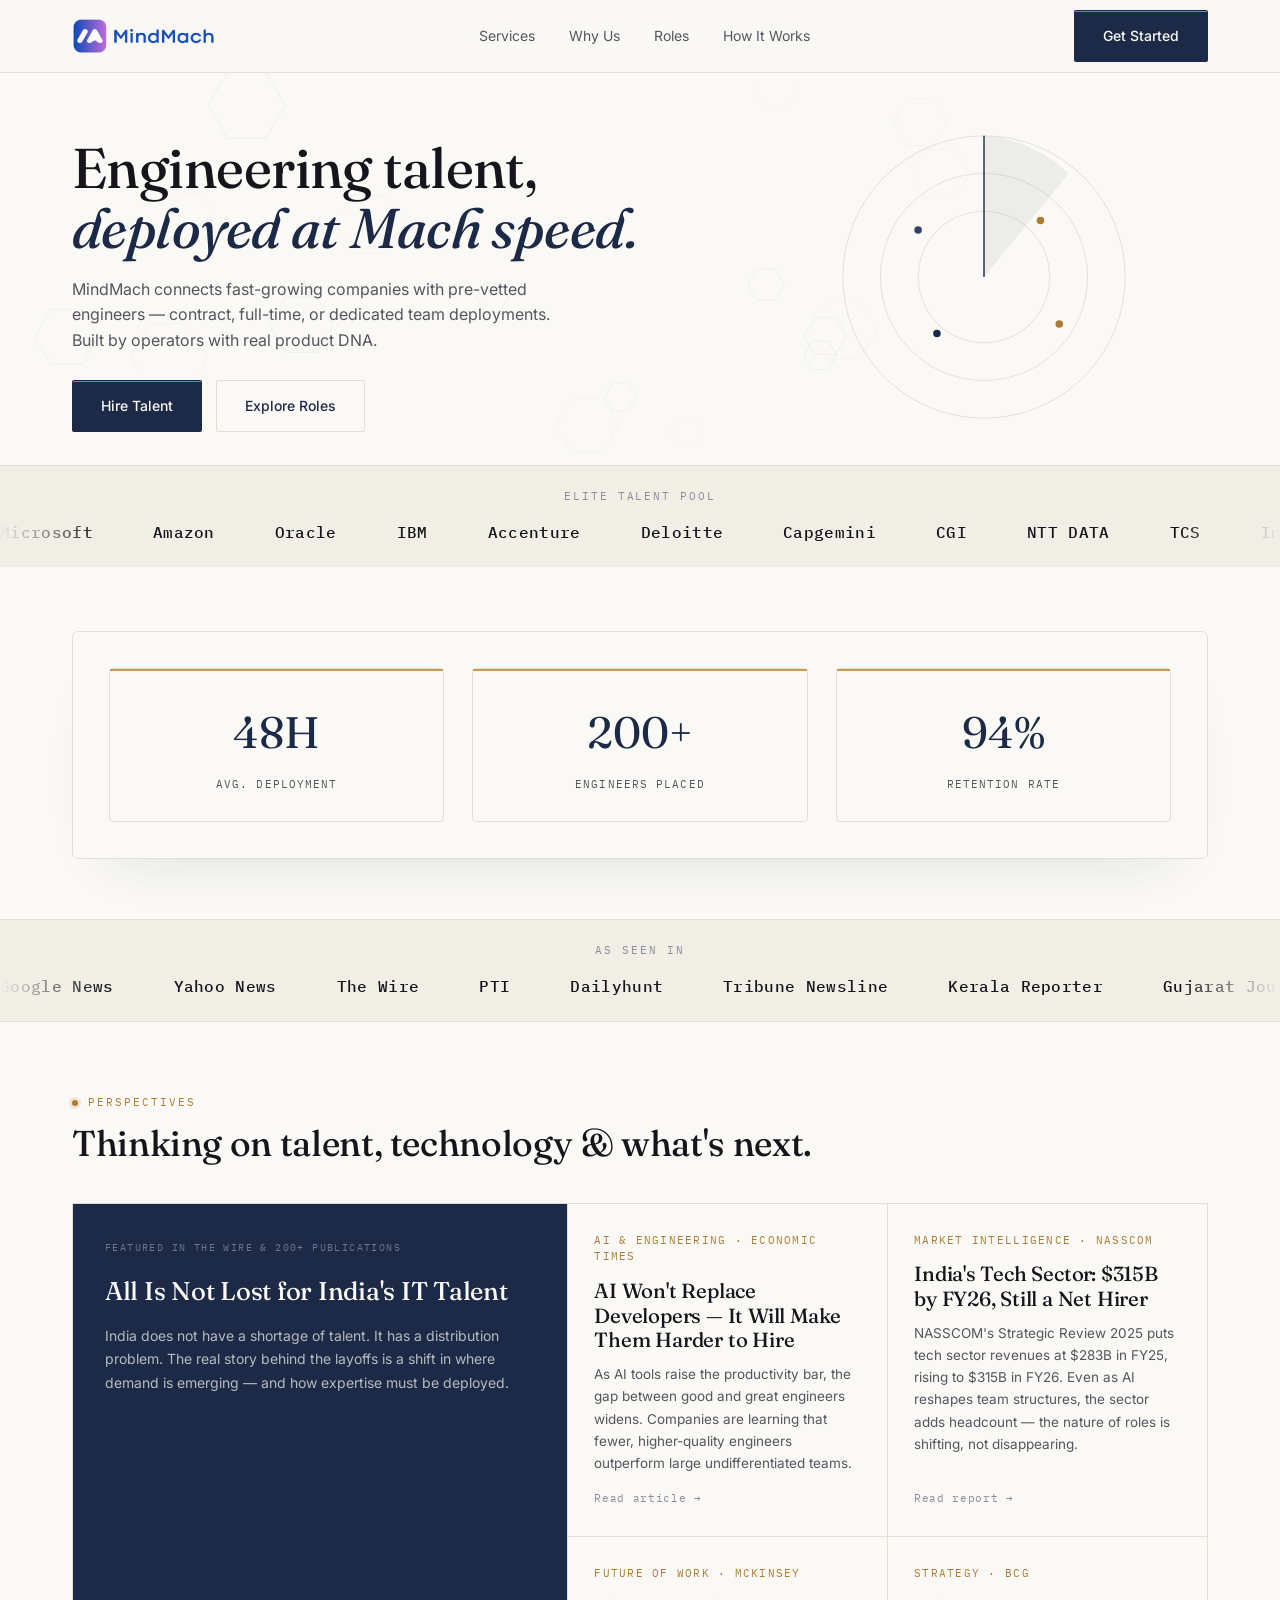
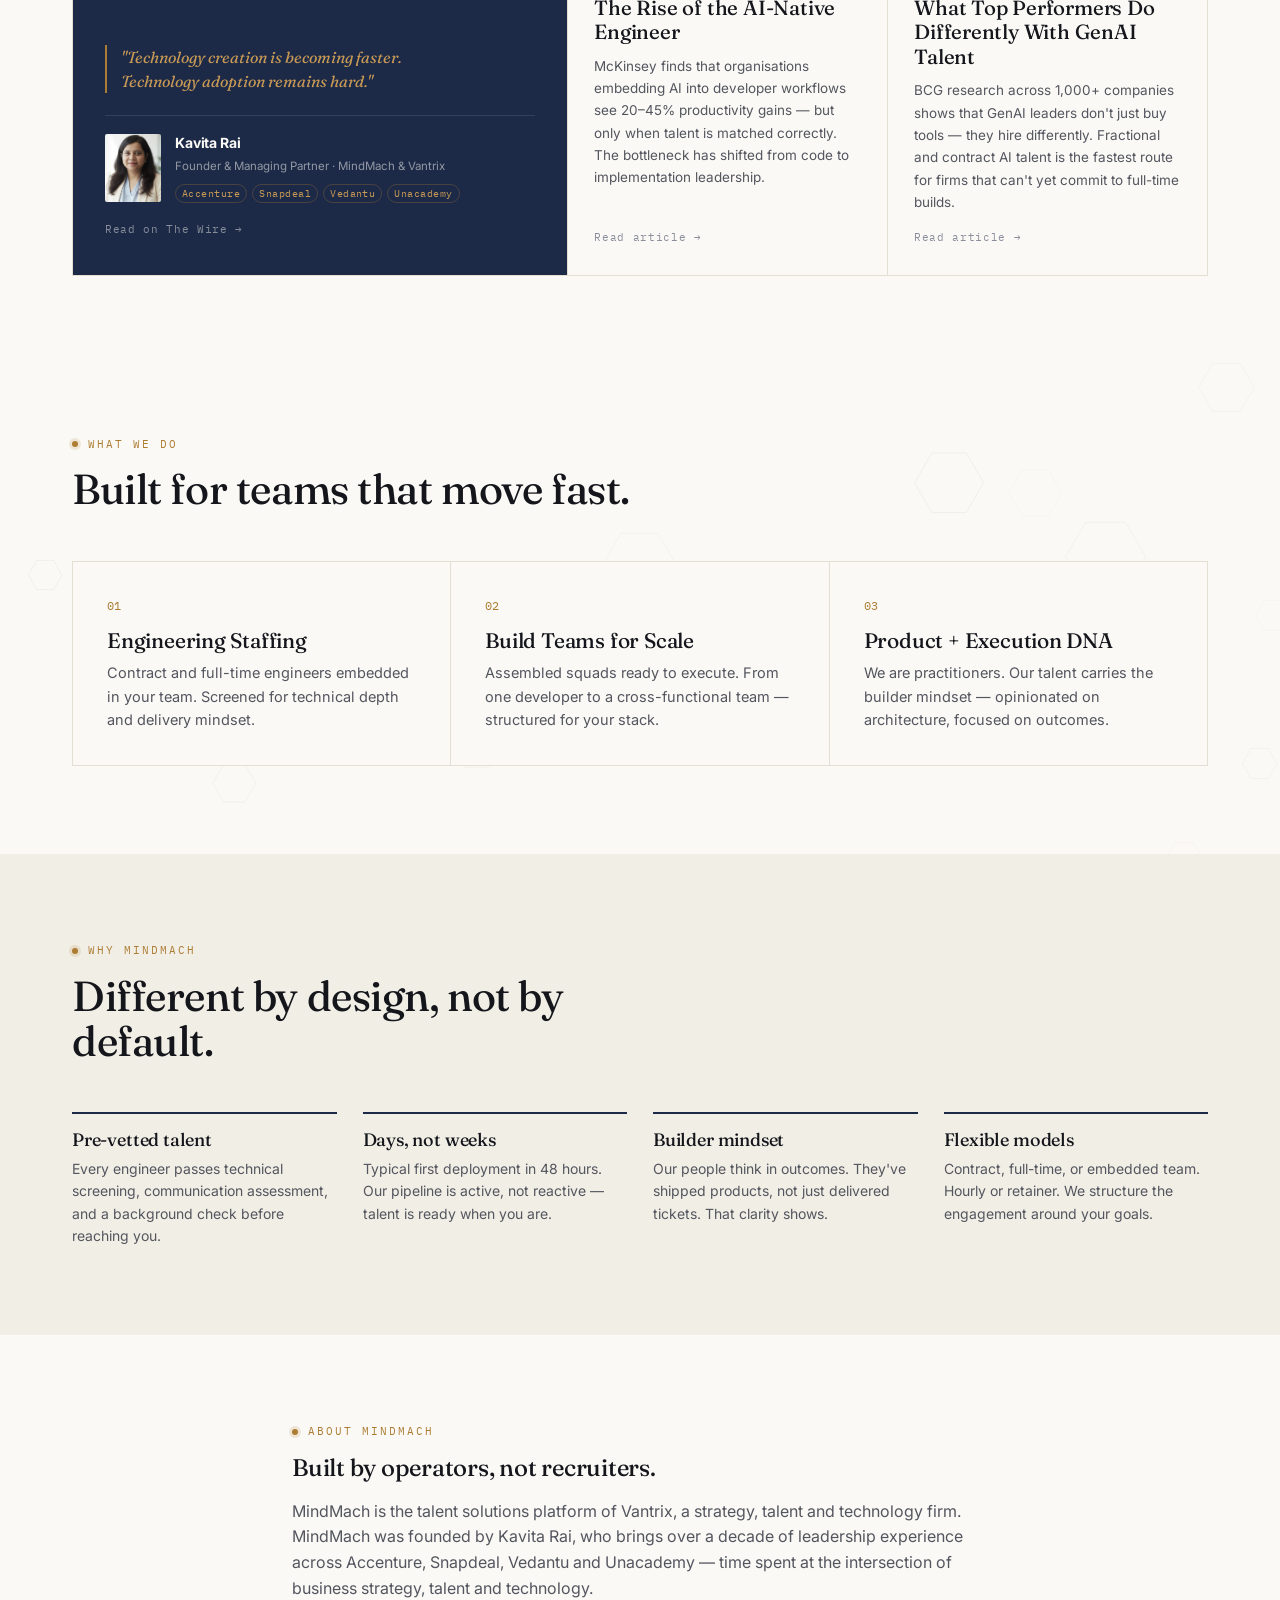
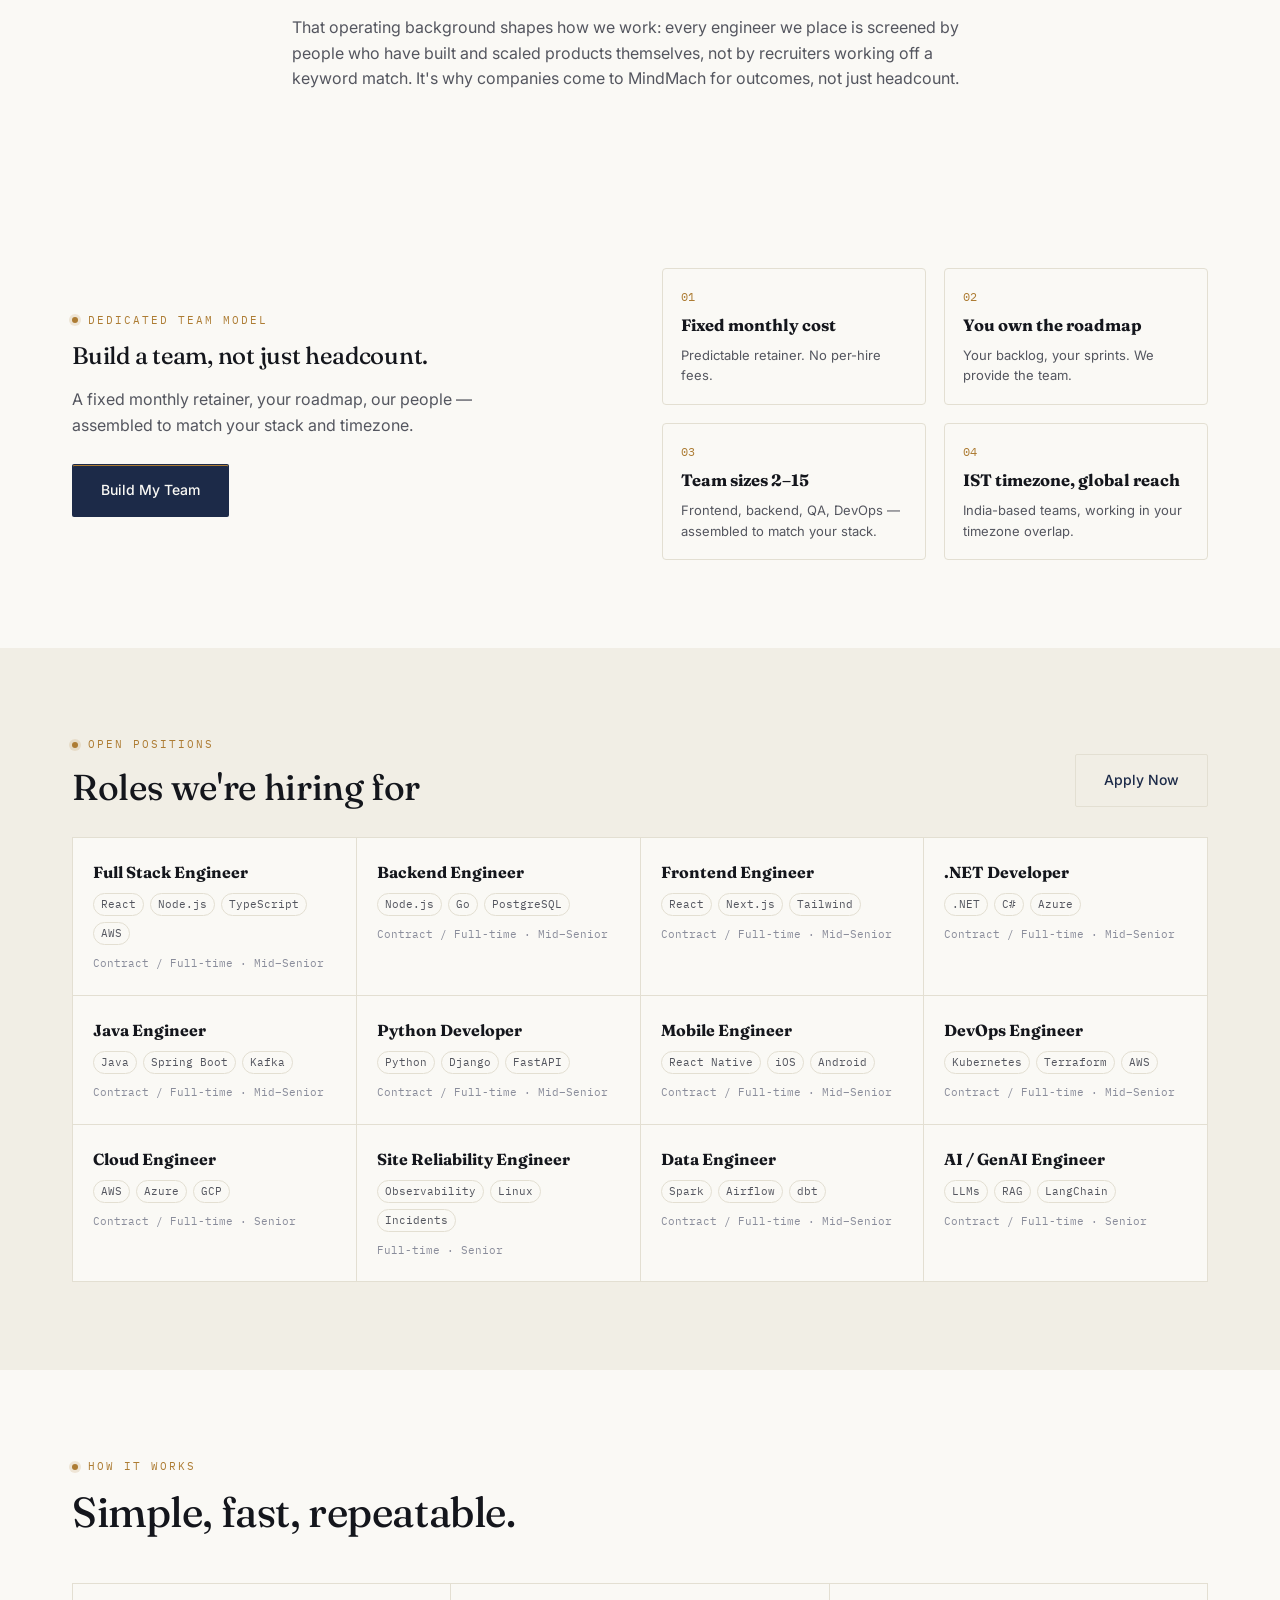
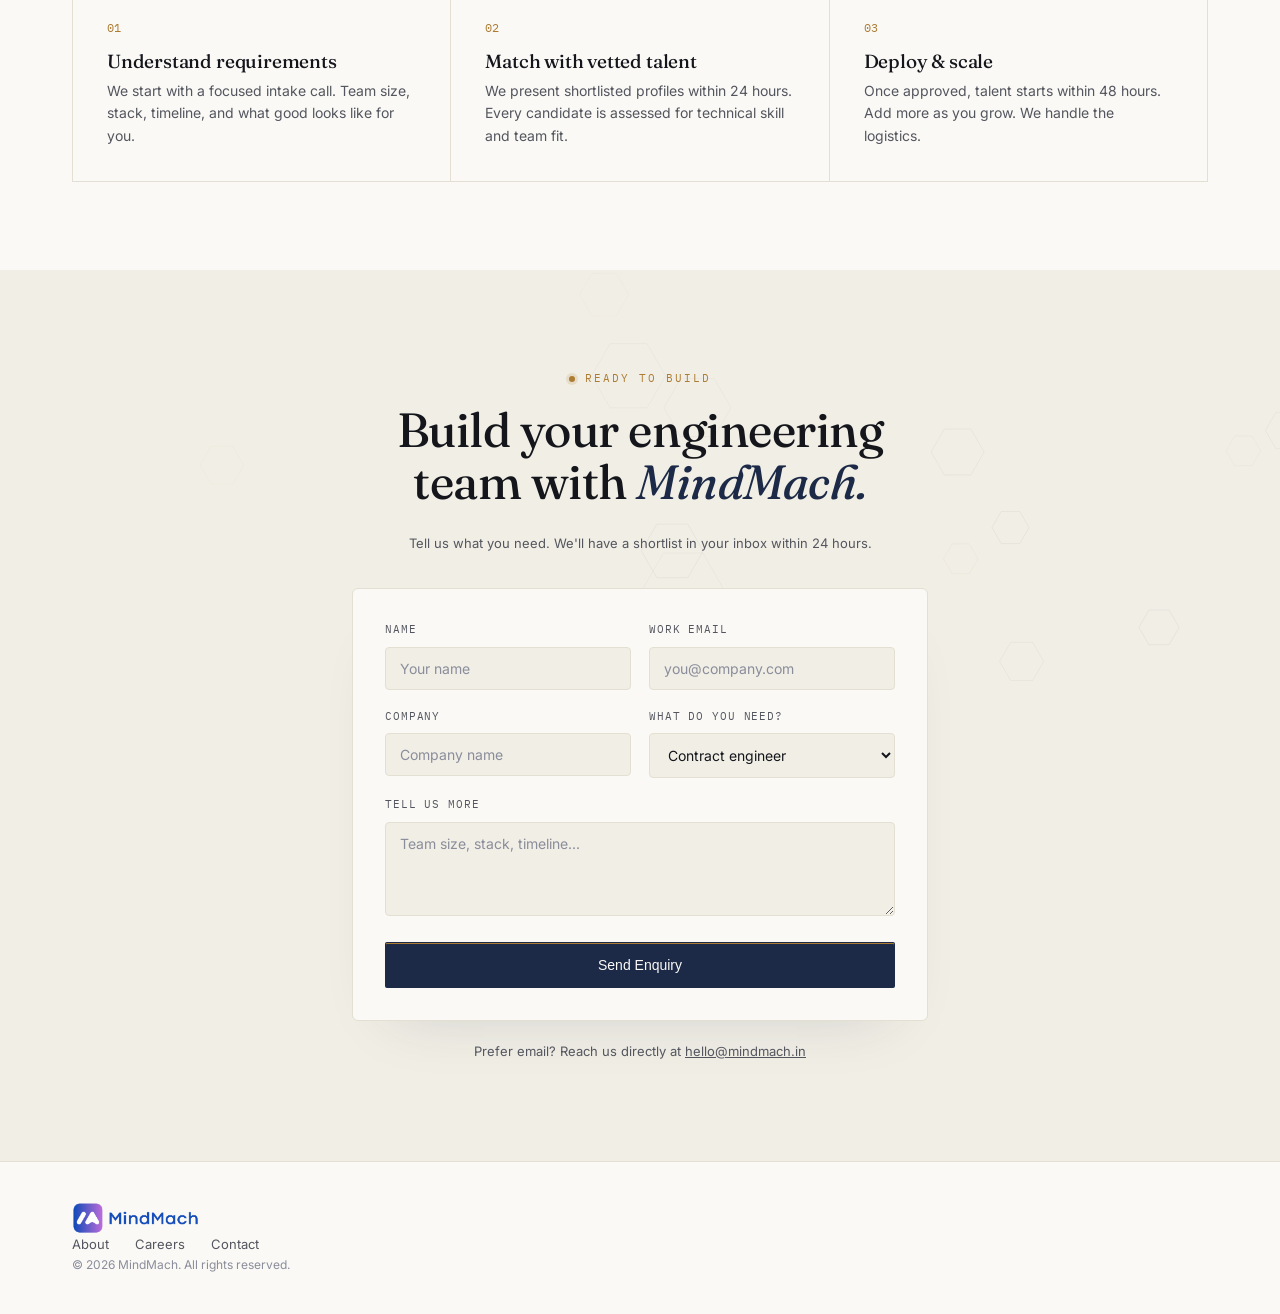
<file: site/Index.html>
<!DOCTYPE html>
<html lang="en">
<head>
<meta charset="UTF-8">
<meta name="viewport" content="width=device-width, initial-scale=1">
<title>MindMach — Engineering Talent, Deployed at Mach Speed</title>
<link rel="icon" type="image/png" href="[data-uri]">
<meta name="description" content="MindMach connects fast-growing companies with pre-vetted Indian engineers — contract, full-time, or dedicated team deployments, live in 48 hours.">
<link rel="preconnect" href="https://fonts.googleapis.com">
<link rel="preconnect" href="https://fonts.gstatic.com" crossorigin>
<link href="https://fonts.googleapis.com/css2?family=Fraunces:opsz,wght@9..144,340;9..144,460;9..144,560;9..144,650&family=Inter:wght@400;500;600&family=IBM+Plex+Mono:wght@400;500&display=swap" rel="stylesheet">
<style>
  :root{
    --paper:#FAF9F5;
    --paper-alt:#F1EEE5;
    --ink:#14161C;
    --ink-soft:#54565F;
    --line:#E3DFD2;
    --navy:#1C2A48;
    --navy-dim:#33436A;
    --brass:#AD7C33;
    --brass-soft:#C99A55;
    --mist:#8A8D9B;
    --radius:2px;
  }
  *{box-sizing:border-box; margin:0; padding:0;}
  html{scroll-behavior:smooth;}
  body{
    background:var(--paper);
    color:var(--ink);
    font-family:'Inter',sans-serif;
    font-size:16px;
    line-height:1.6;
    -webkit-font-smoothing:antialiased;
    overflow-x:hidden;
  }
  a{color:inherit; text-decoration:none;}
  img{max-width:100%; display:block;}
  .mono{font-family:'IBM Plex Mono',monospace;}
  .wrap{max-width:1200px; margin:0 auto; padding:0 32px; position:relative; z-index:2;}
  @media(max-width:700px){ .wrap{padding:0 20px;} }

  /* ---------- ambient background texture (antigravity hexes) ---------- */
  .hex-field{
    position:absolute; inset:0; pointer-events:none; z-index:0; overflow:hidden;
  }
  .hex-field svg{ position:absolute; opacity:.5; }

  .eyebrow{
    font-family:'IBM Plex Mono',monospace;
    font-size:11px;
    letter-spacing:.18em;
    text-transform:uppercase;
    color:var(--brass);
    display:flex; align-items:center; gap:10px;
  }
  .eyebrow::before{
    content:"";
    width:6px; height:6px; border-radius:50%;
    background:var(--brass);
    box-shadow:0 0 0 3px rgba(173,124,51,.16);
  }
  h1,h2,h3{
    font-family:'Fraunces',serif;
    font-weight:460;
    letter-spacing:-.01em;
    line-height:1.08;
    color:var(--ink);
  }
  .accent-ink{ color:var(--navy); font-style:italic; }

  .btn{
    display:inline-flex; align-items:center; gap:8px;
    padding:14px 28px;
    font-size:14px; font-weight:500;
    border-radius:var(--radius);
    border:1px solid transparent;
    cursor:pointer;
    transition:transform .25s ease, box-shadow .25s ease, background .25s ease, border-color .25s ease, color .25s ease;
  }
  .btn-primary{
    background:var(--navy);
    color:var(--paper);
    box-shadow:0 1px 0 var(--brass) inset;
  }
  .btn-primary:hover{ transform:translateY(-2px); box-shadow:0 14px 26px -14px rgba(28,42,72,.45), 0 1px 0 var(--brass-soft) inset; }
  .btn-ghost{ border-color:var(--line); color:var(--navy); }
  .btn-ghost:hover{ border-color:var(--navy); background:var(--navy); color:var(--paper); }

  @media (prefers-reduced-motion: reduce){
    *{ animation-duration:0.001ms !important; animation-iteration-count:1 !important; transition-duration:0.001ms !important; }
  }

  /* ---------- NAV ---------- */
  nav{
    position:sticky; top:0; z-index:50;
    background:rgba(250,249,245,.86);
    backdrop-filter:blur(10px);
    border-bottom:1px solid var(--line);
  }
  nav .row{
    display:flex; align-items:center; justify-content:space-between;
    height:72px;
  }
  .brand{ display:flex; align-items:center; gap:10px; }
  .brand img{ height:36px; width:auto; }
  .brand span{ font-family:'Fraunces',serif; font-size:19px; letter-spacing:-.01em; color:var(--ink); }
  .navlinks{ display:flex; gap:34px; font-size:14px; color:var(--ink-soft); }
  .navlinks a:hover{ color:var(--navy); }
  .navcta{ display:flex; align-items:center; gap:22px; }
  @media(max-width:860px){
    .navlinks{ display:none; }
  }

  /* ---------- HERO ---------- */
  .hero{
    position:relative;
    padding:44px 0 0;
    overflow:hidden;
  }
  .hero-inner{ position:relative; z-index:2; padding-bottom:28px; }
  .hero-grid{
    display:grid; grid-template-columns:1.3fr .9fr; gap:40px; align-items:center;
  }
  @media(max-width:900px){ .hero-grid{ grid-template-columns:1fr; } }

  .hero h1{ font-size:clamp(32px, 4.6vw, 56px); margin:16px 0 18px; }
  .hero p.sub{
    color:var(--ink-soft); font-size:16px; max-width:480px; margin-bottom:26px;
  }
  .hero .ctas{ display:flex; gap:14px; flex-wrap:wrap; }

  .dial-wrap{ position:relative; display:flex; align-items:center; justify-content:center; }
  .dial{ width:100%; max-width:320px; aspect-ratio:1; }
  @media(max-width:900px){ .dial-wrap{ display:none; } }

  .sweep{ transform-origin:170px 170px; animation:spin 7s linear infinite; }
  @keyframes spin{ to{ transform:rotate(360deg); } }
  .node{ animation:pulse 2.4s ease-in-out infinite; }
  .node:nth-child(2){ animation-delay:.5s; }
  .node:nth-child(3){ animation-delay:1s; }
  .node:nth-child(4){ animation-delay:1.5s; }
  @keyframes pulse{ 0%,100%{ opacity:.4; r:3; } 50%{ opacity:1; r:5; } }

  /* ---------- RIBBON (marquee) ---------- */
  .ribbon{ padding:22px 0; border-top:1px solid var(--line); background:var(--paper-alt); position:relative; z-index:2; }
  .ribbon .label{
    text-align:center; font-family:'IBM Plex Mono',monospace; font-size:11px;
    letter-spacing:.18em; text-transform:uppercase; color:var(--mist); margin-bottom:14px;
  }
  .marquee{ overflow:hidden; position:relative; -webkit-mask-image:linear-gradient(90deg,transparent,black 8%,black 92%,transparent); mask-image:linear-gradient(90deg,transparent,black 8%,black 92%,transparent); }
  .marquee-track{
    display:flex; gap:60px; width:max-content;
    animation:scroll 38s linear infinite;
  }
  .marquee:hover .marquee-track{ animation-play-state:paused; }
  @keyframes scroll{ from{ transform:translateX(0); } to{ transform:translateX(-50%); } }
  .chip{
    font-family:'IBM Plex Mono',monospace; font-size:16px; letter-spacing:.02em;
    color:var(--ink-soft); white-space:nowrap;
  }
  .chip b{ color:var(--ink); font-weight:500; }

  /* ---------- INSTRUMENT PANEL (element block) ---------- */
  .panel-section{ padding:64px 0 70px; position:relative; z-index:2; }
  .panel-block{
    background:var(--paper);
    border:1px solid var(--line);
    border-radius:6px;
    padding:36px;
    display:grid;
    grid-template-columns:repeat(3,1fr);
    gap:28px;
    box-shadow:0 30px 60px -40px rgba(28,42,72,.18);
  }
  @media(max-width:700px){ .panel-block{ grid-template-columns:1fr; padding:26px; } }
  .dial-stat{
    border:1px solid var(--line);
    border-radius:4px;
    padding:28px 20px;
    position:relative;
    text-align:center;
  }
  .dial-stat::before{
    content:""; position:absolute; top:0; left:0; right:0; height:2px;
    background:var(--brass-soft);
  }
  .dial-stat .num{ font-family:'Fraunces',serif; font-size:44px; color:var(--navy); }
  .dial-stat .cap{ font-family:'IBM Plex Mono',monospace; font-size:11px; letter-spacing:.1em; text-transform:uppercase; color:var(--ink-soft); margin-top:8px; }

  /* ---------- SECTIONS ---------- */
  section{ padding:88px 0; position:relative; z-index:2; scroll-margin-top:90px; }
  .alt-band{ background:var(--paper-alt); }
  .section-head{ max-width:640px; margin-bottom:48px; }
  .section-head h2{ font-size:clamp(28px,3.4vw,42px); margin-top:14px; }

  .services{ display:grid; grid-template-columns:repeat(3,1fr); gap:1px; background:var(--line); border:1px solid var(--line); }
  @media(max-width:860px){ .services{ grid-template-columns:1fr; } }
  .service-card{ background:var(--paper); padding:34px; }
  .service-card .idx{ font-family:'IBM Plex Mono',monospace; font-size:12px; color:var(--brass); }
  .service-card h3{ font-size:21px; margin:14px 0 10px; }
  .service-card p{ color:var(--ink-soft); font-size:14.5px; }

  .why-grid{ display:grid; grid-template-columns:repeat(4,1fr); gap:26px; }
  @media(max-width:960px){ .why-grid{ grid-template-columns:1fr 1fr; } }
  @media(max-width:560px){ .why-grid{ grid-template-columns:1fr; } }
  .why-card{ border-top:2px solid var(--navy); padding-top:16px; }
  .why-card h3{ font-size:18px; margin-bottom:8px; }
  .why-card p{ color:var(--ink-soft); font-size:14px; }

  .team-grid{ display:grid; grid-template-columns:1fr 1fr; gap:44px; align-items:center; }
  @media(max-width:860px){ .team-grid{ grid-template-columns:1fr; } }
  .team-feats{ display:grid; grid-template-columns:1fr 1fr; gap:18px; }
  @media(max-560px){ .team-feats{ grid-template-columns:1fr; } }
  @media(max-width:560px){ .team-feats{ grid-template-columns:1fr; } }
  .team-feat{ border:1px solid var(--line); border-radius:4px; padding:18px; background:var(--paper); }
  .team-feat .num{ font-family:'IBM Plex Mono',monospace; color:var(--brass); font-size:12px; }
  .team-feat h4{ font-family:'Fraunces',serif; font-size:16.5px; margin:6px 0 6px; }
  .team-feat p{ font-size:13px; color:var(--ink-soft); }

  .roles-toolbar{ display:flex; justify-content:space-between; align-items:flex-end; margin-bottom:30px; flex-wrap:wrap; gap:16px; }
  .roles-grid{ display:grid; grid-template-columns:repeat(4,1fr); gap:1px; background:var(--line); border:1px solid var(--line); }
  @media(max-width:960px){ .roles-grid{ grid-template-columns:repeat(2,1fr); } }
  @media(max-width:560px){ .roles-grid{ grid-template-columns:1fr; } }
  .role-card{ background:var(--paper); padding:22px 20px; }
  .role-card h4{ font-family:'Fraunces',serif; font-size:16px; margin-bottom:8px; }
  .role-card .stack{ display:flex; flex-wrap:wrap; gap:6px; margin-bottom:10px; }
  .role-card .stack span{ font-family:'IBM Plex Mono',monospace; font-size:10.5px; color:var(--ink-soft); border:1px solid var(--line); padding:2px 7px; border-radius:20px; }
  .role-card .level{ font-family:'IBM Plex Mono',monospace; font-size:11px; color:var(--mist); }

  .flight-steps{ display:grid; grid-template-columns:repeat(3,1fr); gap:1px; background:var(--line); border:1px solid var(--line); }
  @media(max-width:860px){ .flight-steps{ grid-template-columns:1fr; } }
  .fstep{ background:var(--paper); padding:34px; }
  .fstep .idx{ font-family:'IBM Plex Mono',monospace; font-size:12px; color:var(--brass); }
  .fstep h3{ font-size:19px; margin:14px 0 8px; }
  .fstep p{ color:var(--ink-soft); font-size:14px; }

  .cta-final{ text-align:center; padding:100px 0; }
  .cta-final h2{ font-size:clamp(30px,4vw,48px); max-width:720px; margin:16px auto 26px; }
  .cta-final .ctas{ display:flex; gap:14px; justify-content:center; flex-wrap:wrap; margin-bottom:14px; }
  .cta-final .alt{ font-size:13px; color:var(--ink-soft); }

  .contact-form{ background:var(--paper); border:1px solid var(--line); border-radius:6px; padding:32px; box-shadow:0 30px 60px -40px rgba(28,42,72,.18); }
  .form-row{ margin-bottom:18px; }
  .form-row.two{ display:grid; grid-template-columns:1fr 1fr; gap:18px; }
  @media(max-width:560px){ .form-row.two{ grid-template-columns:1fr; } }
  .field label{ display:block; font-family:'IBM Plex Mono',monospace; font-size:11px; letter-spacing:.08em; text-transform:uppercase; color:var(--ink-soft); margin-bottom:8px; }
  .field input, .field select, .field textarea{
    width:100%; padding:12px 14px; font-family:'Inter',sans-serif; font-size:14px; color:var(--ink);
    background:var(--paper-alt); border:1px solid var(--line); border-radius:4px; outline:none;
    transition:border-color .2s ease, background .2s ease;
  }
  .field textarea{ resize:vertical; }
  .field input:focus, .field select:focus, .field textarea:focus{ border-color:var(--navy); background:var(--paper); }
  .field input::placeholder, .field textarea::placeholder{ color:var(--mist); }

  footer{ border-top:1px solid var(--line); padding:40px 0; position:relative; z-index:2; }

  /* ---------- INSIGHTS ---------- */
  .insights-section{ padding:72px 0; background:var(--paper); position:relative; z-index:2; border-top:1px solid var(--line); }
  .insights-head{ margin-bottom:40px; }
  .insights-grid{
    display:grid;
    grid-template-columns:1.55fr 1fr 1fr;
    grid-template-rows:auto auto;
    gap:1px;
    background:var(--line);
    border:1px solid var(--line);
  }
  @media(max-width:960px){ .insights-grid{ grid-template-columns:1fr 1fr; } }
  @media(max-width:620px){ .insights-grid{ grid-template-columns:1fr; } }

  .insight-card{
    background:var(--paper);
    padding:28px 26px;
    display:flex; flex-direction:column; gap:10px;
    text-decoration:none; color:inherit;
    transition:background .2s ease;
    cursor:pointer;
  }
  .insight-card:hover{ background:var(--paper-alt); }
  .insight-card--lead{
    grid-row:1 / 3;
    background:var(--navy);
    padding:36px 32px;
    display:flex; flex-direction:column; gap:18px;
  }
  .insight-card--lead:hover{ background:#233258; }
  @media(max-width:960px){ .insight-card--lead{ grid-row:auto; } }

  .ic-tag{
    font-family:'IBM Plex Mono',monospace; font-size:10.5px; letter-spacing:.12em;
    text-transform:uppercase; color:var(--brass); margin-bottom:4px;
  }
  .insight-card--lead .ic-tag{ color:var(--brass-soft); }

  .ic-title{
    font-family:'Fraunces',serif; font-weight:460;
    font-size:clamp(17px,1.6vw,21px); line-height:1.2;
    color:var(--ink);
  }
  .insight-card--lead .ic-title{ font-size:clamp(20px,2vw,27px); color:var(--paper); }

  .ic-excerpt{
    font-size:13.5px; line-height:1.65; color:var(--ink-soft);
    flex:1;
  }
  .insight-card--lead .ic-excerpt{ color:rgba(244,242,236,.72); font-size:14px; }

  .ic-meta{ display:flex; flex-direction:column; gap:4px; margin-top:6px; }
  .ic-author{ font-family:'IBM Plex Mono',monospace; font-size:11px; color:var(--brass-soft); }
  .ic-read{
    font-family:'IBM Plex Mono',monospace; font-size:11px; letter-spacing:.06em;
    color:var(--mist); transition:color .2s ease;
  }
  .insight-card--lead .ic-read{ color:rgba(244,242,236,.5); }
  .insight-card:hover .ic-read{ color:var(--navy); }
  .insight-card--lead:hover .ic-read{ color:var(--brass-soft); }

  /* Lead card layout */
  .ic-pub-line{
    font-family:'IBM Plex Mono',monospace; font-size:10px; letter-spacing:.14em;
    text-transform:uppercase; color:rgba(244,242,236,.38); margin-bottom:2px;
  }
  .ic-pullquote{
    font-family:'Fraunces',serif; font-style:italic; font-size:16px; line-height:1.5;
    color:var(--brass-soft); border-left:2px solid var(--brass); padding-left:14px;
    margin:4px 0;
  }
  .ic-founder-strip{
    display:flex; align-items:center; gap:14px;
    border-top:1px solid rgba(255,255,255,.1);
    padding-top:16px; margin-top:auto;
  }
  .ic-founder-img{
    width:56px; height:68px;
    object-fit:cover; object-position:top center;
    border-radius:2px; flex-shrink:0;
    filter:grayscale(15%);
  }
  .ic-founder-info{ display:flex; flex-direction:column; gap:3px; }
  .ic-founder-info strong{ font-size:14px; color:var(--paper); letter-spacing:-.01em; }
  .ic-founder-role{ font-size:11.5px; color:rgba(244,242,236,.55); }
  .ic-pedigree{ display:flex; flex-wrap:wrap; gap:5px; margin-top:5px; }
  .ic-pedigree span{
    font-family:'IBM Plex Mono',monospace; font-size:9.5px; letter-spacing:.05em;
    color:var(--brass-soft); border:1px solid rgba(173,124,51,.3);
    padding:1px 6px; border-radius:20px;
  }
  .ic-edu{ font-family:'IBM Plex Mono',monospace; font-size:10px; color:rgba(244,242,236,.32); margin-top:3px; }
  .ic-reach{ font-family:'IBM Plex Mono',monospace; font-size:10.5px; color:var(--brass-soft); letter-spacing:.06em; }
  .lead-card-inner{ display:flex; flex-direction:column; flex:1; }
  .lead-card-text{ display:flex; flex-direction:column; flex:1; gap:14px; }

    width:110px; height:110px; border-radius:50%;
    background:var(--line); display:flex; align-items:center; justify-content:center;
    overflow:hidden;
  }
    font-family:'Fraunces',serif; font-size:clamp(15px,1.8vw,19px); font-style:italic;
    color:var(--navy); line-height:1.4; margin-bottom:12px;
  }
  .foot-row{ display:flex; justify-content:space-between; align-items:center; flex-wrap:wrap; gap:16px; }
  .foot-links{ display:flex; gap:26px; font-size:13px; color:var(--ink-soft); }
  .foot-links a:hover{ color:var(--navy); }
  .foot-copy{ font-size:12px; color:var(--mist); }
</style>
</head>
<body id="top">

<nav>
  <div class="wrap row">
    <a class="brand" href="#top">
      <img src="[data-uri]" alt="MindMach logo">
    </a>
    <div class="navlinks">
      <a href="#services">Services</a>
      <a href="#why-us">Why Us</a>
      <a href="#roles">Roles</a>
      <a href="#how-it-works">How It Works</a>
    </div>
    <div class="navcta">
      <a href="#contact" class="btn btn-primary">Get Started</a>
    </div>
  </div>
</nav>

<!-- ============ HERO + RIBBON 1 (first fold) ============ -->
<header class="hero">
  <div class="hex-field" id="hexHero"></div>
  <div class="wrap hero-inner">
    <div class="hero-grid">
      <div>
        <h1>Engineering talent,<br><span class="accent-ink">deployed at Mach speed.</span></h1>
        <p class="sub">MindMach connects fast-growing companies with pre-vetted engineers — contract, full-time, or dedicated team deployments. Built by operators with real product DNA.</p>
        <div class="ctas">
          <a href="#contact" class="btn btn-primary">Hire Talent</a>
          <a href="#roles" class="btn btn-ghost">Explore Roles</a>
        </div>
      </div>
      <div class="dial-wrap">
        <svg class="dial" viewBox="0 0 340 340" fill="none">
          <circle cx="170" cy="170" r="150" stroke="#E3DFD2" stroke-width="1"/>
          <circle cx="170" cy="170" r="110" stroke="#E3DFD2" stroke-width="1"/>
          <circle cx="170" cy="170" r="70" stroke="#E3DFD2" stroke-width="1"/>
          <g class="sweep">
            <path d="M170 170 L170 20" stroke="#1C2A48" stroke-width="1.5"/>
            <path d="M170 170 L170 20 A150 150 0 0 1 260 60 Z" fill="#1C2A48" opacity="0.06"/>
          </g>
          <circle class="node" cx="230" cy="110" r="4" fill="#AD7C33"/>
          <circle class="node" cx="120" cy="230" r="4" fill="#1C2A48"/>
          <circle class="node" cx="250" cy="220" r="4" fill="#AD7C33"/>
          <circle class="node" cx="100" cy="120" r="4" fill="#33436A"/>
        </svg>
      </div>
    </div>
  </div>

  <div class="ribbon">
    <div class="wrap">
      <p class="label">Elite Talent Pool</p>
    </div>
    <div class="marquee">
      <div class="marquee-track" id="brandTrack"></div>
    </div>
  </div>
</header>

<!-- ============ ELEMENT BLOCK ============ -->
<section class="panel-section">
  <div class="wrap">
    <div class="panel-block">
      <div class="dial-stat">
        <div class="num">48H</div>
        <div class="cap">Avg. deployment</div>
      </div>
      <div class="dial-stat">
        <div class="num">200+</div>
        <div class="cap">Engineers placed</div>
      </div>
      <div class="dial-stat">
        <div class="num">94%</div>
        <div class="cap">Retention rate</div>
      </div>
    </div>
  </div>
</section>

<!-- ============ RIBBON 2 ============ -->
<div class="ribbon" style="margin-top:-10px;">
  <div class="wrap"><p class="label">As seen in</p></div>
  <div class="marquee">
    <div class="marquee-track" id="pressTrack"></div>
  </div>
</div>

<!-- ============ INSIGHTS ============ -->
<section class="insights-section">
  <div class="wrap">
    <div class="insights-head">
      <div>
        <p class="eyebrow">Perspectives</p>
        <h2 style="margin-top:12px; font-size:clamp(24px,2.8vw,36px);">Thinking on talent, technology &amp; what's next.</h2>
      </div>
    </div>
    <div class="insights-grid">

      <a class="insight-card insight-card--lead" href="https://thewire.in/ptiprnews/all-is-not-lost-for-indias-it-talent-kavita-rai-founder-managing-partner-vantrix-ventures-and-mindmach-technologies" target="_blank" rel="noopener">

        <p class="ic-pub-line">Featured in The Wire &amp; 200+ publications</p>

        <h3 class="ic-title">All Is Not Lost for India's IT Talent</h3>
        <p class="ic-excerpt">India does not have a shortage of talent. It has a distribution problem. The real story behind the layoffs is a shift in where demand is emerging — and how expertise must be deployed.</p>

        <blockquote class="ic-pullquote">"Technology creation is becoming faster.<br>Technology adoption remains hard."</blockquote>

        <div class="ic-founder-strip">
          <img class="ic-founder-img" src="[data-uri]" alt="Kavita Rai">
          <div class="ic-founder-info">
            <strong>Kavita Rai</strong>
            <span class="ic-founder-role">Founder &amp; Managing Partner · MindMach &amp; Vantrix</span>
            <div class="ic-pedigree">
              <span>Accenture</span><span>Snapdeal</span><span>Vedantu</span><span>Unacademy</span>
            </div>
          </div>
        </div>

        <span class="ic-read">Read on The Wire →</span>

      </a>

      <a class="insight-card" href="https://economictimes.indiatimes.com/tech/technology/ai-wont-replace-developers-it-will-make-them-harder-to-hire/articleshow/110073243.cms" target="_blank" rel="noopener">
        <div class="ic-tag">AI &amp; Engineering · Economic Times</div>
        <h3 class="ic-title">AI Won't Replace Developers — It Will Make Them Harder to Hire</h3>
        <p class="ic-excerpt">As AI tools raise the productivity bar, the gap between good and great engineers widens. Companies are learning that fewer, higher-quality engineers outperform large undifferentiated teams.</p>
        <div class="ic-meta">
          <span class="ic-read">Read article →</span>
        </div>
      </a>

      <a class="insight-card" href="https://www.nasscom.in/knowledge-center/publications/technology-sector-india-strategic-review-2025" target="_blank" rel="noopener">
        <div class="ic-tag">Market Intelligence · NASSCOM</div>
        <h3 class="ic-title">India's Tech Sector: $315B by FY26, Still a Net Hirer</h3>
        <p class="ic-excerpt">NASSCOM's Strategic Review 2025 puts tech sector revenues at $283B in FY25, rising to $315B in FY26. Even as AI reshapes team structures, the sector adds headcount — the nature of roles is shifting, not disappearing.</p>
        <div class="ic-meta">
          <span class="ic-read">Read report →</span>
        </div>
      </a>

      <a class="insight-card" href="https://www.mckinsey.com/capabilities/mckinsey-digital/our-insights/superagency-in-the-workplace-empowering-people-to-unlock-ais-full-potential-at-work" target="_blank" rel="noopener">
        <div class="ic-tag">Future of Work · McKinsey</div>
        <h3 class="ic-title">The Rise of the AI-Native Engineer</h3>
        <p class="ic-excerpt">McKinsey finds that organisations embedding AI into developer workflows see 20–45% productivity gains — but only when talent is matched correctly. The bottleneck has shifted from code to implementation leadership.</p>
        <div class="ic-meta">
          <span class="ic-read">Read article →</span>
        </div>
      </a>

      <a class="insight-card" href="https://www.bcg.com/publications/2024/what-top-performers-do-to-win-with-gen-ai" target="_blank" rel="noopener">
        <div class="ic-tag">Strategy · BCG</div>
        <h3 class="ic-title">What Top Performers Do Differently With GenAI Talent</h3>
        <p class="ic-excerpt">BCG research across 1,000+ companies shows that GenAI leaders don't just buy tools — they hire differently. Fractional and contract AI talent is the fastest route for firms that can't yet commit to full-time builds.</p>
        <div class="ic-meta">
          <span class="ic-read">Read article →</span>
        </div>
      </a>

    </div>
  </div>
</section>


<section id="services">
  <div class="hex-field" id="hexServices"></div>
  <div class="wrap">
    <div class="section-head">
      <p class="eyebrow">What we do</p>
      <h2>Built for teams that move fast.</h2>
    </div>
    <div class="services">
      <div class="service-card">
        <div class="idx">01</div>
        <h3>Engineering Staffing</h3>
        <p>Contract and full-time engineers embedded in your team. Screened for technical depth and delivery mindset.</p>
      </div>
      <div class="service-card">
        <div class="idx">02</div>
        <h3>Build Teams for Scale</h3>
        <p>Assembled squads ready to execute. From one developer to a cross-functional team — structured for your stack.</p>
      </div>
      <div class="service-card">
        <div class="idx">03</div>
        <h3>Product + Execution DNA</h3>
        <p>We are practitioners. Our talent carries the builder mindset — opinionated on architecture, focused on outcomes.</p>
      </div>
    </div>
  </div>
</section>

<!-- ============ WHY US ============ -->
<section class="alt-band" id="why-us">
  <div class="wrap">
    <div class="section-head">
      <p class="eyebrow">Why MindMach</p>
      <h2>Different by design, not by default.</h2>
    </div>
    <div class="why-grid">
      <div class="why-card">
        <h3>Pre-vetted talent</h3>
        <p>Every engineer passes technical screening, communication assessment, and a background check before reaching you.</p>
      </div>
      <div class="why-card">
        <h3>Days, not weeks</h3>
        <p>Typical first deployment in 48 hours. Our pipeline is active, not reactive — talent is ready when you are.</p>
      </div>
      <div class="why-card">
        <h3>Builder mindset</h3>
        <p>Our people think in outcomes. They've shipped products, not just delivered tickets. That clarity shows.</p>
      </div>
      <div class="why-card">
        <h3>Flexible models</h3>
        <p>Contract, full-time, or embedded team. Hourly or retainer. We structure the engagement around your goals.</p>
      </div>
    </div>
  </div>
</section>

<!-- ============ ABOUT ============ -->
<section id="about">
  <div class="wrap" style="max-width:760px;">
    <p class="eyebrow">About MindMach</p>
    <h2 style="margin-top:14px;">Built by operators, not recruiters.</h2>
    <p style="color:var(--ink-soft); margin-top:18px; font-size:16px;">
      MindMach is the talent solutions platform of Vantrix, a strategy, talent and technology firm.
      MindMach was founded by Kavita Rai, who brings over a decade of leadership experience across
      Accenture, Snapdeal, Vedantu and Unacademy — time spent at the intersection of business strategy,
      talent and technology.
    </p>
    <p style="color:var(--ink-soft); margin-top:14px; font-size:16px;">
      That operating background shapes how we work: every engineer we place is screened by people who
      have built and scaled products themselves, not by recruiters working off a keyword match. It's why
      companies come to MindMach for outcomes, not just headcount.
    </p>
  </div>
</section>

<!-- ============ DEDICATED TEAM ============ -->
<section>
  <div class="wrap team-grid">
    <div>
      <p class="eyebrow">Dedicated team model</p>
      <h2 style="margin-top:14px;">Build a team, not just headcount.</h2>
      <p style="color:var(--ink-soft); margin:18px 0 26px; max-width:440px;">A fixed monthly retainer, your roadmap, our people — assembled to match your stack and timezone.</p>
      <a href="#contact" class="btn btn-primary">Build My Team</a>
    </div>
    <div class="team-feats">
      <div class="team-feat">
        <div class="num">01</div>
        <h4>Fixed monthly cost</h4>
        <p>Predictable retainer. No per-hire fees.</p>
      </div>
      <div class="team-feat">
        <div class="num">02</div>
        <h4>You own the roadmap</h4>
        <p>Your backlog, your sprints. We provide the team.</p>
      </div>
      <div class="team-feat">
        <div class="num">03</div>
        <h4>Team sizes 2–15</h4>
        <p>Frontend, backend, QA, DevOps — assembled to match your stack.</p>
      </div>
      <div class="team-feat">
        <div class="num">04</div>
        <h4>IST timezone, global reach</h4>
        <p>India-based teams, working in your timezone overlap.</p>
      </div>
    </div>
  </div>
</section>

<!-- ============ ROLES ============ -->
<section class="alt-band" id="roles">
  <div class="wrap">
    <div class="roles-toolbar">
      <div>
        <p class="eyebrow">Open positions</p>
        <h2 style="margin-top:14px; font-size:clamp(26px,3vw,36px);">Roles we're hiring for</h2>
      </div>
      <a href="https://forms.gle/YeNgazqnNUy5BHyH6" target="_blank" rel="noopener" class="btn btn-ghost">Apply Now</a>
    </div>
    <div class="roles-grid" id="rolesGrid"></div>
  </div>
</section>

<!-- ============ HOW IT WORKS ============ -->
<section id="how-it-works">
  <div class="wrap">
    <div class="section-head">
      <p class="eyebrow">How it works</p>
      <h2>Simple, fast, repeatable.</h2>
    </div>
    <div class="flight-steps">
      <div class="fstep">
        <div class="idx">01</div>
        <h3>Understand requirements</h3>
        <p>We start with a focused intake call. Team size, stack, timeline, and what good looks like for you.</p>
      </div>
      <div class="fstep">
        <div class="idx">02</div>
        <h3>Match with vetted talent</h3>
        <p>We present shortlisted profiles within 24 hours. Every candidate is assessed for technical skill and team fit.</p>
      </div>
      <div class="fstep">
        <div class="idx">03</div>
        <h3>Deploy & scale</h3>
        <p>Once approved, talent starts within 48 hours. Add more as you grow. We handle the logistics.</p>
      </div>
    </div>
  </div>
</section>

<!-- ============ FINAL CTA / CONTACT FORM ============ -->
<section class="alt-band cta-final" id="contact">
  <div class="hex-field" id="hexCta"></div>
  <div class="wrap" style="text-align:left; max-width:640px;">
    <p class="eyebrow" style="justify-content:center;">Ready to build</p>
    <h2 style="text-align:center;">Build your engineering team with <span class="accent-ink">MindMach.</span></h2>
    <p class="alt" style="text-align:center; margin-bottom:34px;">Tell us what you need. We'll have a shortlist in your inbox within 24 hours.</p>

    <form class="contact-form" id="enquiryForm">
      <input type="hidden" name="_subject" value="New enquiry from MindMach website">
      <input type="hidden" name="_template" value="box">
      <input type="hidden" name="_captcha" value="false">
      <input type="hidden" name="_next" value="https://mindmach.in/#contact">

      <div class="form-row two">
        <div class="field">
          <label for="f-name">Name</label>
          <input id="f-name" type="text" name="Name" required placeholder="Your name">
        </div>
        <div class="field">
          <label for="f-email">Work email</label>
          <input id="f-email" type="email" name="Email" required placeholder="you@company.com">
        </div>
      </div>
      <div class="form-row two">
        <div class="field">
          <label for="f-company">Company</label>
          <input id="f-company" type="text" name="Company" placeholder="Company name">
        </div>
        <div class="field">
          <label for="f-need">What do you need?</label>
          <select id="f-need" name="Need">
            <option>Contract engineer</option>
            <option>Full-time hire</option>
            <option>Dedicated team</option>
            <option>Not sure yet</option>
          </select>
        </div>
      </div>
      <div class="form-row">
        <div class="field">
          <label for="f-msg">Tell us more</label>
          <textarea id="f-msg" name="Message" rows="4" placeholder="Team size, stack, timeline..."></textarea>
        </div>
      </div>
      <div id="formStatus" style="display:none; padding:12px 14px; border-radius:4px; font-size:14px; margin-bottom:14px;"></div>
      <button type="submit" class="btn btn-primary" style="width:100%; justify-content:center;">Send Enquiry</button>
    </form>

    <p class="alt" style="text-align:center; margin-top:20px;">Prefer email? Reach us directly at <a href="mailto:hello@mindmach.in" style="text-decoration:underline;">hello@mindmach.in</a></p>
  </div>
</section>

<footer>
  <div class="wrap foot-row">
    <a class="brand" href="#top">
      <img src="[data-uri]" alt="MindMach logo" style="height:32px;width:auto;">
    </a>
    <div class="foot-links">
      <a href="#top">About</a>
      <a href="#roles">Careers</a>
      <a href="#contact">Contact</a>
    </div>
    <div class="foot-copy">© 2026 MindMach. All rights reserved.</div>
  </div>
</footer>

<script>
  const brands = [
    "Microsoft","Amazon","Oracle","IBM",
    "Accenture","Deloitte","Capgemini","CGI","NTT DATA",
    "TCS","Infosys","Wipro","HCLTech","Tech Mahindra","Cognizant","LTIMindtree","Mphasis","DXC Technology",
    "Publicis Sapient","GlobalLogic","Virtusa","Ericsson India",
    "Flipkart","Paytm","Reliance Jio"
  ];
  const press = ["Google News","Yahoo News","The Wire","PTI","Dailyhunt","Tribune Newsline","Kerala Reporter","Gujarat Journal","TrendBuzz News","India Global Live"];

  function fillTrack(id, items){
    const track = document.getElementById(id);
    const doubled = items.concat(items);
    track.innerHTML = doubled.map(n => `<span class="chip"><b>${n}</b></span>`).join("");
  }
  fillTrack('brandTrack', brands);
  fillTrack('pressTrack', press);

  const roles = [
    {t:"Full Stack Engineer", stack:["React","Node.js","TypeScript","AWS"], level:"Contract / Full-time · Mid–Senior"},
    {t:"Backend Engineer", stack:["Node.js","Go","PostgreSQL"], level:"Contract / Full-time · Mid–Senior"},
    {t:"Frontend Engineer", stack:["React","Next.js","Tailwind"], level:"Contract / Full-time · Mid–Senior"},
    {t:".NET Developer", stack:[".NET","C#","Azure"], level:"Contract / Full-time · Mid–Senior"},
    {t:"Java Engineer", stack:["Java","Spring Boot","Kafka"], level:"Contract / Full-time · Mid–Senior"},
    {t:"Python Developer", stack:["Python","Django","FastAPI"], level:"Contract / Full-time · Mid–Senior"},
    {t:"Mobile Engineer", stack:["React Native","iOS","Android"], level:"Contract / Full-time · Mid–Senior"},
    {t:"DevOps Engineer", stack:["Kubernetes","Terraform","AWS"], level:"Contract / Full-time · Mid–Senior"},
    {t:"Cloud Engineer", stack:["AWS","Azure","GCP"], level:"Contract / Full-time · Senior"},
    {t:"Site Reliability Engineer", stack:["Observability","Linux","Incidents"], level:"Full-time · Senior"},
    {t:"Data Engineer", stack:["Spark","Airflow","dbt"], level:"Contract / Full-time · Mid–Senior"},
    {t:"AI / GenAI Engineer", stack:["LLMs","RAG","LangChain"], level:"Contract / Full-time · Senior"},
  ];
  document.getElementById('rolesGrid').innerHTML = roles.map(r => `
    <div class="role-card">
      <h4>${r.t}</h4>
      <div class="stack">${r.stack.map(s=>`<span>${s}</span>`).join("")}</div>
      <div class="level">${r.level}</div>
    </div>`).join("");

  // ---- ambient hexagon field (antigravity background), very low opacity ----
  function hexSVG(w, h, count, seed){
    let rand = seed;
    const rnd = () => { rand = (rand * 9301 + 49297) % 233280; return rand / 233280; };
    let shapes = "";
    for(let i=0;i<count;i++){
      const x = rnd()*w, y = rnd()*h, r = 14 + rnd()*26;
      const stroke = i % 4 === 0 ? "#AD7C33" : "#1C2A48";
      const op = 0.05 + rnd()*0.05;
      const pts = [];
      for(let k=0;k<6;k++){
        const ang = Math.PI/3*k;
        pts.push(`${(x + r*Math.cos(ang)).toFixed(1)},${(y + r*Math.sin(ang)).toFixed(1)}`);
      }
      shapes += `<polygon points="${pts.join(' ')}" fill="none" stroke="${stroke}" stroke-width="1" opacity="${op.toFixed(2)}"/>`;
    }
    return `<svg width="${w}" height="${h}" style="position:absolute; top:0; left:0;">${shapes}</svg>`;
  }
  document.getElementById('hexHero').innerHTML = hexSVG(1400, 640, 26, 7);
  document.getElementById('hexServices').innerHTML = hexSVG(1400, 520, 16, 41);
  document.getElementById('hexCta').innerHTML = hexSVG(1400, 420, 14, 99);

  // ---- Smart form submission ----
  document.getElementById('enquiryForm').addEventListener('submit', async function(e){
    e.preventDefault();
    const btn = this.querySelector('button[type=submit]');
    const status = document.getElementById('formStatus');
    const name = document.getElementById('f-name').value;
    const email = document.getElementById('f-email').value;
    const company = document.getElementById('f-company').value;
    const need = document.getElementById('f-need').value;
    const msg = document.getElementById('f-msg').value;

    const isLocal = location.protocol === 'file:' || location.hostname === 'localhost' || location.hostname === '127.0.0.1';

    if(isLocal){
      // Fallback: open mailto pre-filled
      const body = encodeURIComponent(`Name: ${name}\nEmail: ${email}\nCompany: ${company}\nNeed: ${need}\n\n${msg}`);
      window.location.href = `mailto:hello@mindmach.in?subject=New enquiry from MindMach website&body=${body}`;
      return;
    }

    btn.disabled = true;
    btn.textContent = 'Sending…';
    try {
      const data = new FormData(this);
      const res = await fetch('https://formsubmit.co/ajax/hello@mindmach.in', {
        method:'POST',
        headers:{'Accept':'application/json'},
        body: data
      });
      const json = await res.json();
      if(json.success === 'true' || json.success === true){
        status.style.display='block';
        status.style.background='#EAF5EE';
        status.style.color='#2E6644';
        status.style.border='1px solid #B6DEC4';
        status.textContent='✓ Enquiry sent! We\'ll be in touch within 24 hours.';
        this.reset();
      } else {
        throw new Error('Send failed');
      }
    } catch(err){
      status.style.display='block';
      status.style.background='#FEF0F0';
      status.style.color='#922';
      status.style.border='1px solid #F5C6C6';
      status.textContent='Something went wrong. Please email us directly at hello@mindmach.in';
    }
    btn.disabled = false;
    btn.textContent = 'Send Enquiry';
  });
</script>
</body>
</html>
</file>
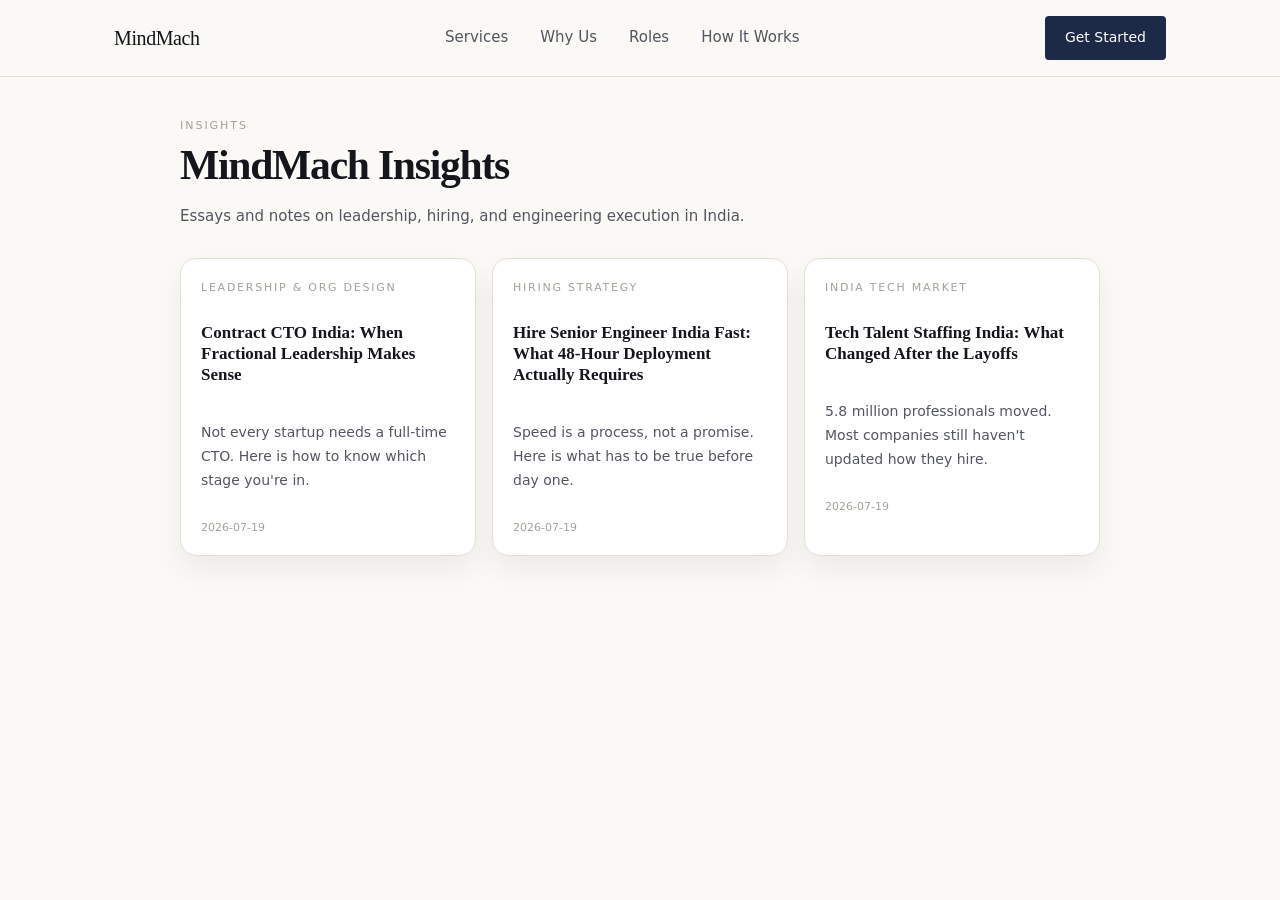
<file: site/insights/index.html>
<!DOCTYPE html>
<html lang="en">
<head>
  <meta charset="UTF-8">
  <meta name="viewport" content="width=device-width, initial-scale=1.0">
  <title>Insights | MindMach</title>
  <meta name="description" content="MindMach Insights — essays and notes on leadership, hiring, and engineering execution in India.">
  <style>
    :root {
      --font-display: "Fraunces", Georgia, serif;
      --font-body: system-ui, -apple-system, BlinkMacSystemFont, "Inter", sans-serif;
      --bg: #faf9f5;
      --bg-card: #ffffff;
      --ink: #14161c;
      --ink-soft: #54565f;
      --ink-faint: #a3a29a;
      --accent: #1c2a48;
      --accent-soft: #eef0f7;
      --border: #e3dfd2;
      --radius-lg: 16px;
      --shadow-sm: 0 14px 30px rgba(20, 22, 28, 0.06);
    }

    * { box-sizing: border-box; }

    body {
      margin: 0;
      font-family: var(--font-body);
      background: var(--bg);
      color: var(--ink);
      -webkit-font-smoothing: antialiased;
      line-height: 1.7;
    }

    a { color: inherit; text-decoration: none; }

    /* Header – matches main site menu items only */
    .mm-header {
      background: #faf9f5;
      border-bottom: 1px solid #e3dfd2;
    }

    .mm-header-inner {
      max-width: 1100px;
      margin: 0 auto;
      padding: 16px 24px;
      display: flex;
      align-items: center;
      justify-content: space-between;
      gap: 32px;
    }

    .mm-brand {
      font-family: var(--font-display);
      font-size: 20px;
      letter-spacing: -0.02em;
      color: #14161c;
    }

    .mm-nav {
      display: flex;
      gap: 32px;
      font-size: 15px;
      color: var(--ink-soft);
    }

    .mm-nav a:hover {
      color: var(--accent);
      text-decoration: underline;
    }

    .mm-cta {
      padding: 10px 20px;
      border-radius: 4px;
      background: #1c2a48;
      color: #ffffff;
      font-size: 14px;
    }

    .mm-cta:hover {
      background: #162036;
    }

    @media (max-width: 720px) {
      .mm-header-inner {
        flex-wrap: wrap;
        justify-content: center;
        gap: 16px;
      }
      .mm-nav {
        gap: 18px;
        font-size: 14px;
        flex-wrap: wrap;
        justify-content: center;
      }
    }

    /* Page layout */
    .page-wrap {
      max-width: 960px;
      margin: 0 auto;
      padding: 40px 20px 72px;
    }

    .eyebrow {
      font-size: 11px;
      letter-spacing: 0.18em;
      text-transform: uppercase;
      color: var(--ink-faint);
      margin-bottom: 8px;
    }

    h1 {
      margin: 0 0 10px;
      font-family: var(--font-display);
      font-size: clamp(2rem, 3.4vw, 2.6rem);
      letter-spacing: -0.03em;
      line-height: 1.1;
    }

    .intro {
      max-width: 640px;
      font-size: 15px;
      color: var(--ink-soft);
      margin-bottom: 28px;
    }

    .grid {
      display: grid;
      grid-template-columns: repeat(auto-fit, minmax(260px, 1fr));
      gap: 16px;
    }

    .card {
      background: var(--bg-card);
      border: 1px solid var(--border);
      border-radius: var(--radius-lg);
      padding: 20px 20px 18px;
      box-shadow: var(--shadow-sm);
      display: flex;
      flex-direction: column;
      gap: 8px;
      transition: transform 0.12s ease, box-shadow 0.12s ease;
    }

    .card:hover {
      transform: translateY(-2px);
      box-shadow: 0 18px 34px rgba(20, 22, 28, 0.10);
    }

    .card-tag {
      font-size: 11px;
      letter-spacing: 0.16em;
      text-transform: uppercase;
      color: var(--ink-faint);
      margin-bottom: 2px;
    }

    .card-title {
      font-family: var(--font-display);
      font-size: 17px;
      line-height: 1.25;
    }

    .card-deck {
      font-size: 14px;
      color: var(--ink-soft);
    }

    .card-meta {
      margin-top: 4px;
      font-size: 11px;
      color: var(--ink-faint);
    }
  </style>
</head>
<body>
  <header class="mm-header">
    <div class="mm-header-inner">
      <a href="/" class="mm-brand">MindMach</a>
      <nav class="mm-nav">
        <a href="/#services">Services</a>
        <a href="/#why-us">Why Us</a>
        <a href="/#roles">Roles</a>
        <a href="/#how-it-works">How It Works</a>
      </nav>
      <a href="/#contact" class="mm-cta">Get Started</a>
    </div>
  </header>

  <main class="page-wrap">
    <div class="eyebrow">Insights</div>
    <h1>MindMach Insights</h1>
    <p class="intro">
      Essays and notes on leadership, hiring, and engineering execution in India.
    </p>

    <section class="grid">
      
    <a class="card" href="/insights/contract-cto-india.html">
      <div class="card-tag">Leadership &amp; Org Design</div>
      <h2 class="card-title">Contract CTO India: When Fractional Leadership Makes Sense</h2>
      <p class="card-deck">Not every startup needs a full-time CTO. Here is how to know which stage you&#x27;re in.</p>
      <div class="card-meta">2026-07-19</div>
    </a>
    
    <a class="card" href="/insights/hire-senior-engineer-india-fast.html">
      <div class="card-tag">Hiring Strategy</div>
      <h2 class="card-title">Hire Senior Engineer India Fast: What 48-Hour Deployment Actually Requires</h2>
      <p class="card-deck">Speed is a process, not a promise. Here is what has to be true before day one.</p>
      <div class="card-meta">2026-07-19</div>
    </a>
    
    <a class="card" href="/insights/tech-talent-staffing-india.html">
      <div class="card-tag">India Tech Market</div>
      <h2 class="card-title">Tech Talent Staffing India: What Changed After the Layoffs</h2>
      <p class="card-deck">5.8 million professionals moved. Most companies still haven&#x27;t updated how they hire.</p>
      <div class="card-meta">2026-07-19</div>
    </a>
    
    </section>
  </main>
</body>
</html>
</file>
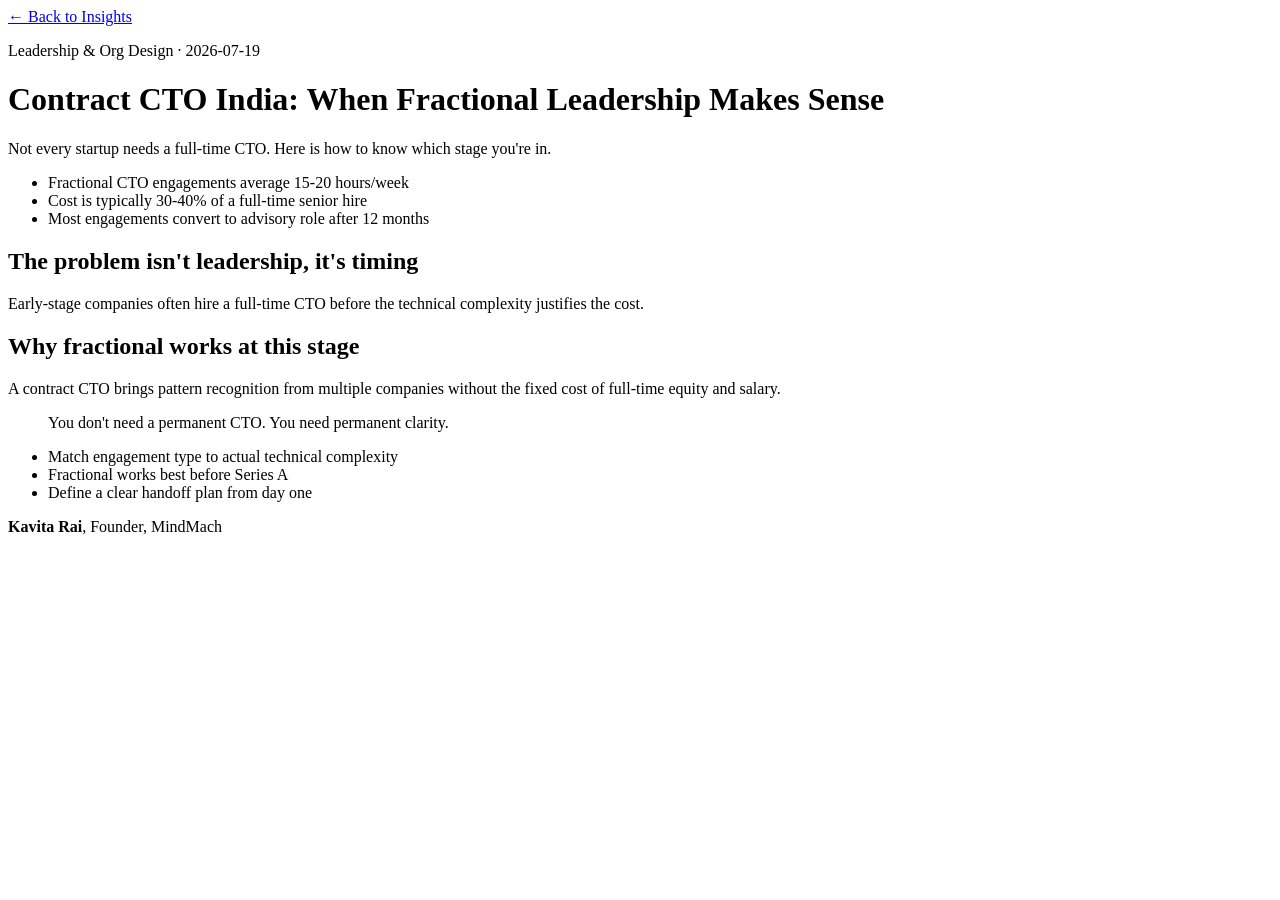
<file: insights/contract-cto-india.html>
<!DOCTYPE html>
<html lang="en"><head>
<meta charset="UTF-8"><meta name="viewport" content="width=device-width, initial-scale=1.0">
<title>Contract CTO India: When Fractional Leadership Makes Sense | MindMach Insights</title>
<meta name="description" content="Not every startup needs a full-time CTO. Here is how to know which stage you're in.">
</head><body>
<a href="/insights/">← Back to Insights</a>
<p>Leadership & Org Design · 2026-07-19</p>
<h1>Contract CTO India: When Fractional Leadership Makes Sense</h1>
<p>Not every startup needs a full-time CTO. Here is how to know which stage you're in.</p>
<ul><li>Fractional CTO engagements average 15-20 hours/week</li><li>Cost is typically 30-40% of a full-time senior hire</li><li>Most engagements convert to advisory role after 12 months</li></ul>
<h2>The problem isn't leadership, it's timing</h2><p>Early-stage companies often hire a full-time CTO before the technical complexity justifies the cost.</p><h2>Why fractional works at this stage</h2><p>A contract CTO brings pattern recognition from multiple companies without the fixed cost of full-time equity and salary.</p>
<blockquote>You don't need a permanent CTO. You need permanent clarity.</blockquote>
<ul><li>Match engagement type to actual technical complexity</li><li>Fractional works best before Series A</li><li>Define a clear handoff plan from day one</li></ul>
<p><strong>Kavita Rai</strong>, Founder, MindMach</p>
</body></html>
</file>
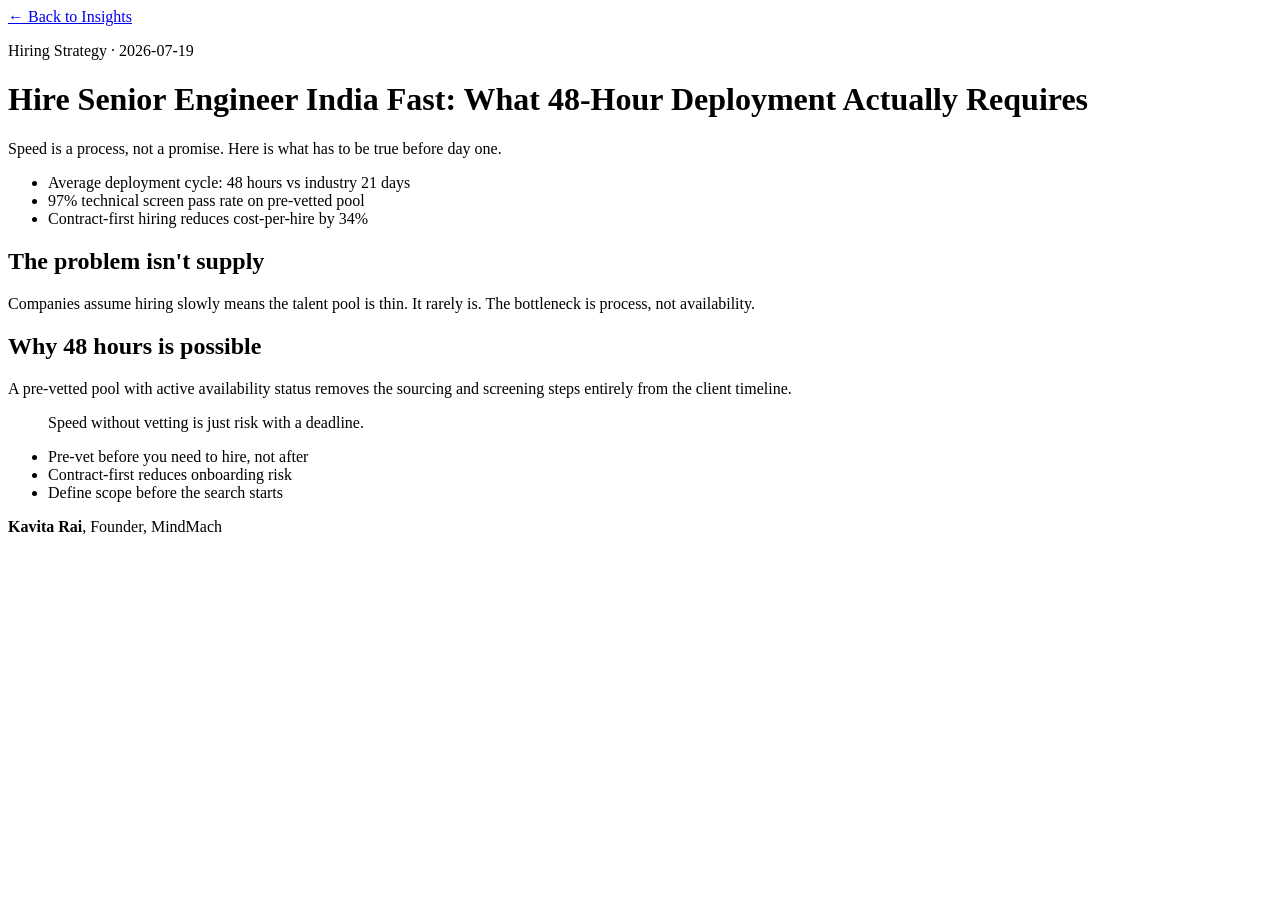
<file: insights/hire-senior-engineer-india-fast.html>
<!DOCTYPE html>
<html lang="en"><head>
<meta charset="UTF-8"><meta name="viewport" content="width=device-width, initial-scale=1.0">
<title>Hire Senior Engineer India Fast: What 48-Hour Deployment Actually Requires | MindMach Insights</title>
<meta name="description" content="Speed is a process, not a promise. Here is what has to be true before day one.">
</head><body>
<a href="/insights/">← Back to Insights</a>
<p>Hiring Strategy · 2026-07-19</p>
<h1>Hire Senior Engineer India Fast: What 48-Hour Deployment Actually Requires</h1>
<p>Speed is a process, not a promise. Here is what has to be true before day one.</p>
<ul><li>Average deployment cycle: 48 hours vs industry 21 days</li><li>97% technical screen pass rate on pre-vetted pool</li><li>Contract-first hiring reduces cost-per-hire by 34%</li></ul>
<h2>The problem isn't supply</h2><p>Companies assume hiring slowly means the talent pool is thin. It rarely is. The bottleneck is process, not availability.</p><h2>Why 48 hours is possible</h2><p>A pre-vetted pool with active availability status removes the sourcing and screening steps entirely from the client timeline.</p>
<blockquote>Speed without vetting is just risk with a deadline.</blockquote>
<ul><li>Pre-vet before you need to hire, not after</li><li>Contract-first reduces onboarding risk</li><li>Define scope before the search starts</li></ul>
<p><strong>Kavita Rai</strong>, Founder, MindMach</p>
</body></html>
</file>
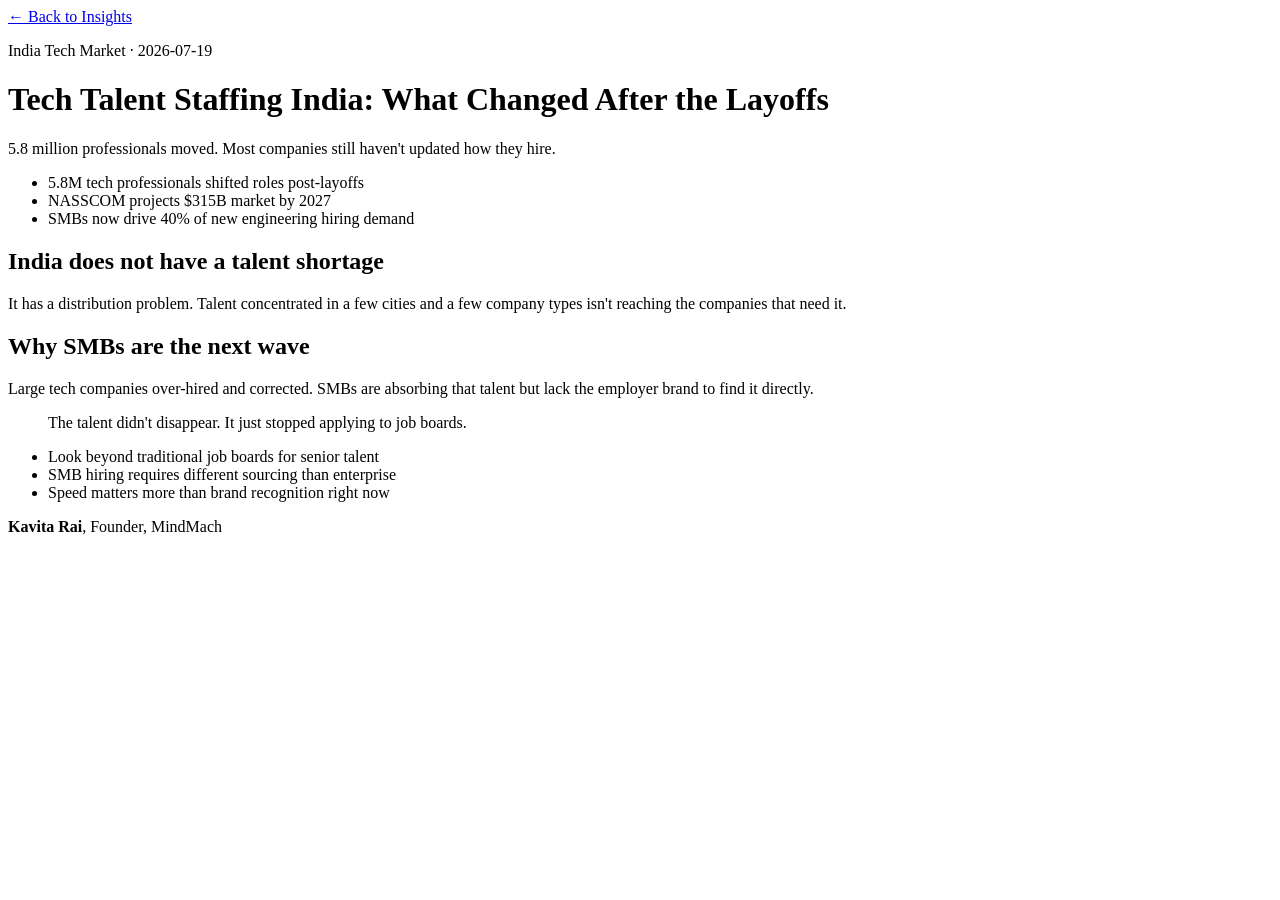
<file: insights/tech-talent-staffing-india.html>
<!DOCTYPE html>
<html lang="en"><head>
<meta charset="UTF-8"><meta name="viewport" content="width=device-width, initial-scale=1.0">
<title>Tech Talent Staffing India: What Changed After the Layoffs | MindMach Insights</title>
<meta name="description" content="5.8 million professionals moved. Most companies still haven't updated how they hire.">
</head><body>
<a href="/insights/">← Back to Insights</a>
<p>India Tech Market · 2026-07-19</p>
<h1>Tech Talent Staffing India: What Changed After the Layoffs</h1>
<p>5.8 million professionals moved. Most companies still haven't updated how they hire.</p>
<ul><li>5.8M tech professionals shifted roles post-layoffs</li><li>NASSCOM projects $315B market by 2027</li><li>SMBs now drive 40% of new engineering hiring demand</li></ul>
<h2>India does not have a talent shortage</h2><p>It has a distribution problem. Talent concentrated in a few cities and a few company types isn't reaching the companies that need it.</p><h2>Why SMBs are the next wave</h2><p>Large tech companies over-hired and corrected. SMBs are absorbing that talent but lack the employer brand to find it directly.</p>
<blockquote>The talent didn't disappear. It just stopped applying to job boards.</blockquote>
<ul><li>Look beyond traditional job boards for senior talent</li><li>SMB hiring requires different sourcing than enterprise</li><li>Speed matters more than brand recognition right now</li></ul>
<p><strong>Kavita Rai</strong>, Founder, MindMach</p>
</body></html>
</file>
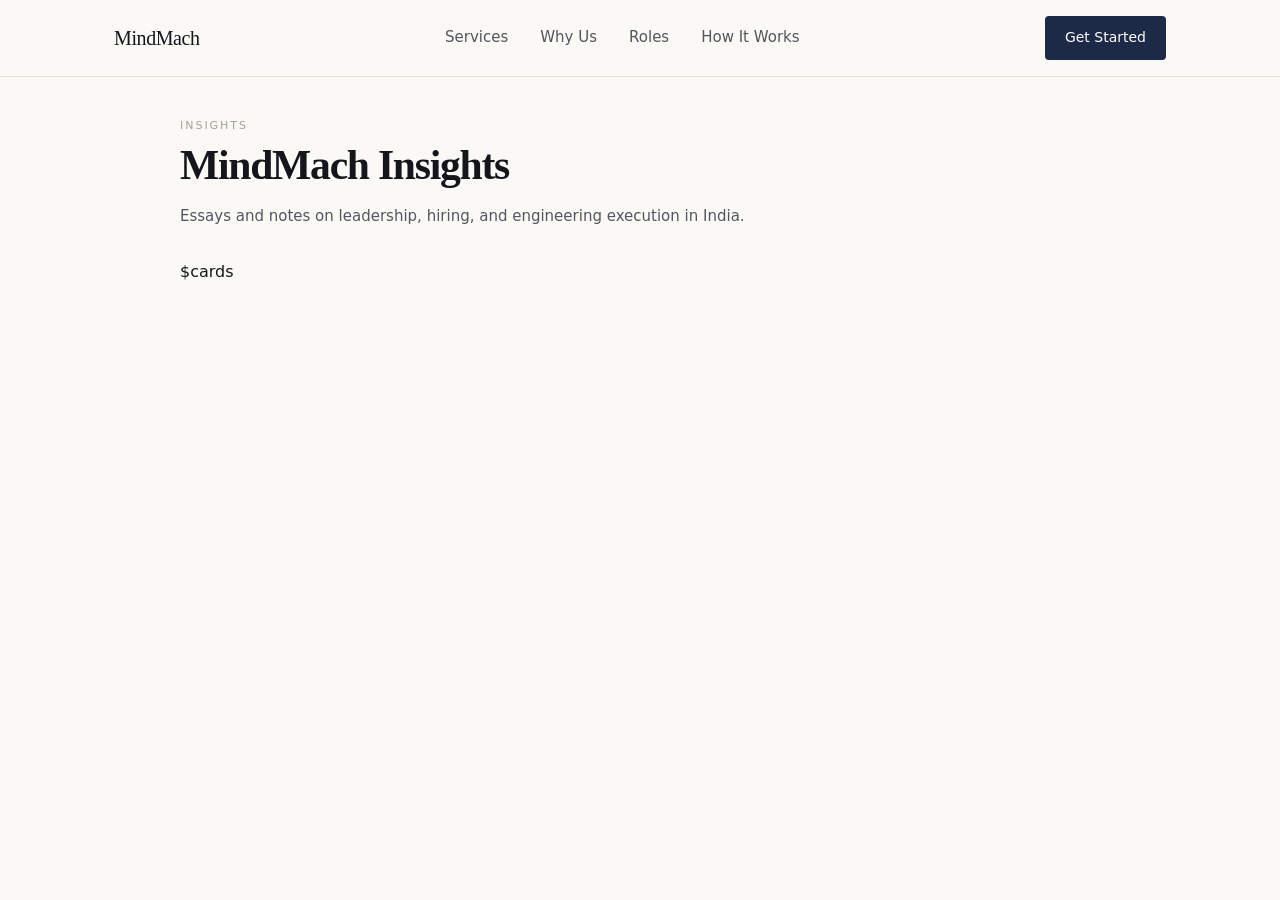
<file: templates/listing.html>
<!DOCTYPE html>
<html lang="en">
<head>
  <meta charset="UTF-8">
  <meta name="viewport" content="width=device-width, initial-scale=1.0">
  <title>Insights | MindMach</title>
  <meta name="description" content="MindMach Insights — essays and notes on leadership, hiring, and engineering execution in India.">
  <style>
    :root {
      --font-display: "Fraunces", Georgia, serif;
      --font-body: system-ui, -apple-system, BlinkMacSystemFont, "Inter", sans-serif;
      --bg: #faf9f5;
      --bg-card: #ffffff;
      --ink: #14161c;
      --ink-soft: #54565f;
      --ink-faint: #a3a29a;
      --accent: #1c2a48;
      --accent-soft: #eef0f7;
      --border: #e3dfd2;
      --radius-lg: 16px;
      --shadow-sm: 0 14px 30px rgba(20, 22, 28, 0.06);
    }

    * { box-sizing: border-box; }

    body {
      margin: 0;
      font-family: var(--font-body);
      background: var(--bg);
      color: var(--ink);
      -webkit-font-smoothing: antialiased;
      line-height: 1.7;
    }

    a { color: inherit; text-decoration: none; }

    /* Header – matches main site menu items only */
    .mm-header {
      background: #faf9f5;
      border-bottom: 1px solid #e3dfd2;
    }

    .mm-header-inner {
      max-width: 1100px;
      margin: 0 auto;
      padding: 16px 24px;
      display: flex;
      align-items: center;
      justify-content: space-between;
      gap: 32px;
    }

    .mm-brand {
      font-family: var(--font-display);
      font-size: 20px;
      letter-spacing: -0.02em;
      color: #14161c;
    }

    .mm-nav {
      display: flex;
      gap: 32px;
      font-size: 15px;
      color: var(--ink-soft);
    }

    .mm-nav a:hover {
      color: var(--accent);
      text-decoration: underline;
    }

    .mm-cta {
      padding: 10px 20px;
      border-radius: 4px;
      background: #1c2a48;
      color: #ffffff;
      font-size: 14px;
    }

    .mm-cta:hover {
      background: #162036;
    }

    @media (max-width: 720px) {
      .mm-header-inner {
        flex-wrap: wrap;
        justify-content: center;
        gap: 16px;
      }
      .mm-nav {
        gap: 18px;
        font-size: 14px;
        flex-wrap: wrap;
        justify-content: center;
      }
    }

    /* Page layout */
    .page-wrap {
      max-width: 960px;
      margin: 0 auto;
      padding: 40px 20px 72px;
    }

    .eyebrow {
      font-size: 11px;
      letter-spacing: 0.18em;
      text-transform: uppercase;
      color: var(--ink-faint);
      margin-bottom: 8px;
    }

    h1 {
      margin: 0 0 10px;
      font-family: var(--font-display);
      font-size: clamp(2rem, 3.4vw, 2.6rem);
      letter-spacing: -0.03em;
      line-height: 1.1;
    }

    .intro {
      max-width: 640px;
      font-size: 15px;
      color: var(--ink-soft);
      margin-bottom: 28px;
    }

    .grid {
      display: grid;
      grid-template-columns: repeat(auto-fit, minmax(260px, 1fr));
      gap: 16px;
    }

    .card {
      background: var(--bg-card);
      border: 1px solid var(--border);
      border-radius: var(--radius-lg);
      padding: 20px 20px 18px;
      box-shadow: var(--shadow-sm);
      display: flex;
      flex-direction: column;
      gap: 8px;
      transition: transform 0.12s ease, box-shadow 0.12s ease;
    }

    .card:hover {
      transform: translateY(-2px);
      box-shadow: 0 18px 34px rgba(20, 22, 28, 0.10);
    }

    .card-tag {
      font-size: 11px;
      letter-spacing: 0.16em;
      text-transform: uppercase;
      color: var(--ink-faint);
      margin-bottom: 2px;
    }

    .card-title {
      font-family: var(--font-display);
      font-size: 17px;
      line-height: 1.25;
    }

    .card-deck {
      font-size: 14px;
      color: var(--ink-soft);
    }

    .card-meta {
      margin-top: 4px;
      font-size: 11px;
      color: var(--ink-faint);
    }
  </style>
</head>
<body>
  <header class="mm-header">
    <div class="mm-header-inner">
      <a href="/" class="mm-brand">MindMach</a>
      <nav class="mm-nav">
        <a href="/#services">Services</a>
        <a href="/#why-us">Why Us</a>
        <a href="/#roles">Roles</a>
        <a href="/#how-it-works">How It Works</a>
      </nav>
      <a href="/#contact" class="mm-cta">Get Started</a>
    </div>
  </header>

  <main class="page-wrap">
    <div class="eyebrow">Insights</div>
    <h1>MindMach Insights</h1>
    <p class="intro">
      Essays and notes on leadership, hiring, and engineering execution in India.
    </p>

    <section class="grid">
      $cards
    </section>
  </main>
</body>
</html>
</file>
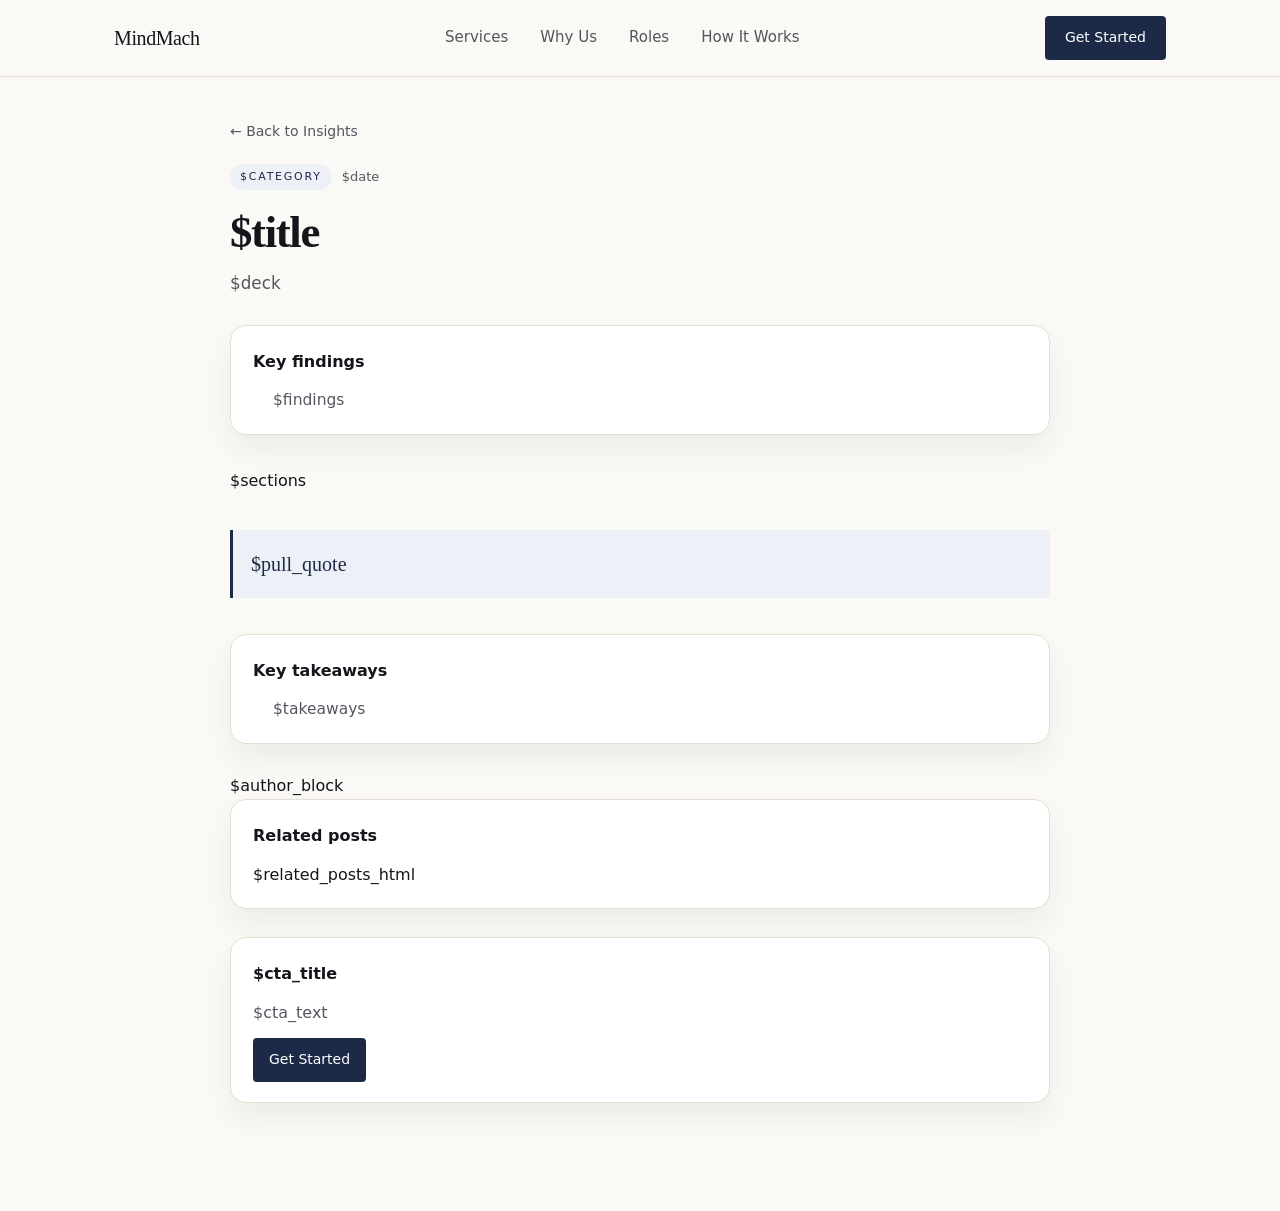
<file: templates/post.html>
<!DOCTYPE html>
<html lang="en">
<head>
  <meta charset="UTF-8">
  <meta name="viewport" content="width=device-width, initial-scale=1.0">
  <title>$meta_title</title>
  <meta name="description" content="$meta_description">
  <link rel="canonical" href="https://mindmach.in/insights/$slug/">

  <meta property="og:title" content="$meta_title">
  <meta property="og:description" content="$meta_description">
  <meta property="og:type" content="article">
  <meta property="article:published_time" content="$date">
  <meta property="article:author" content="$author">
  <meta property="article:section" content="$section_name">

  <script type="application/ld+json">
$schema_json
  </script>

  <style>
    :root {
      --font-display: "Fraunces", Georgia, serif;
      --font-body: system-ui, -apple-system, BlinkMacSystemFont, "Inter", sans-serif;
      --bg: #faf9f5;
      --bg-card: #ffffff;
      --ink: #14161c;
      --ink-soft: #54565f;
      --ink-faint: #a3a29a;
      --accent: #1c2a48;
      --accent-soft: #eef0f7;
      --border: #e3dfd2;
      --radius-lg: 16px;
      --shadow-sm: 0 14px 30px rgba(20, 22, 28, 0.06);
    }

    * { box-sizing: border-box; }

    body {
      margin: 0;
      font-family: var(--font-body);
      background: var(--bg);
      color: var(--ink);
      -webkit-font-smoothing: antialiased;
      line-height: 1.7;
    }

    a {
      color: inherit;
      text-decoration: none;
    }

    .mm-header {
      background: #faf9f5;
      border-bottom: 1px solid #e3dfd2;
    }

    .mm-header-inner {
      max-width: 1100px;
      margin: 0 auto;
      padding: 16px 24px;
      display: flex;
      align-items: center;
      justify-content: space-between;
      gap: 32px;
    }

    .mm-brand {
      font-family: var(--font-display);
      font-size: 20px;
      letter-spacing: -0.02em;
      color: #14161c;
    }

    .mm-nav {
      display: flex;
      gap: 32px;
      font-size: 15px;
      color: var(--ink-soft);
    }

    .mm-nav a:hover {
      color: var(--accent);
      text-decoration: underline;
    }

    .mm-cta {
      padding: 10px 20px;
      border-radius: 4px;
      background: #1c2a48;
      color: #ffffff;
      font-size: 14px;
    }

    .mm-cta:hover {
      background: #162036;
    }

    .page-wrap {
      max-width: 860px;
      margin: 0 auto;
      padding: 40px 20px 80px;
    }

    .back {
      font-size: 14px;
      color: var(--ink-soft);
      margin-bottom: 20px;
      display: inline-block;
    }

    .back:hover {
      color: var(--accent);
      text-decoration: underline;
    }

    .meta-row {
      display: flex;
      flex-wrap: wrap;
      gap: 10px;
      align-items: center;
      margin-bottom: 18px;
      font-size: 13px;
      color: var(--ink-soft);
    }

    .meta-pill {
      padding: 4px 10px;
      border-radius: 999px;
      background: var(--accent-soft);
      color: var(--accent);
      font-size: 11px;
      letter-spacing: 0.16em;
      text-transform: uppercase;
    }

    .title {
      margin: 0 0 12px;
      font-family: var(--font-display);
      font-size: clamp(2.1rem, 3.6vw, 2.8rem);
      letter-spacing: -0.03em;
      line-height: 1.08;
    }

    .deck {
      margin: 0 0 28px;
      max-width: 720px;
      font-size: 1.05rem;
      color: var(--ink-soft);
    }

    .key-box,
    .author-box,
    .cta-box,
    .related-box {
      background: var(--bg-card);
      border: 1px solid var(--border);
      border-radius: var(--radius-lg);
      padding: 22px 22px 20px;
      box-shadow: var(--shadow-sm);
      margin: 0 0 28px;
    }

    .key-box h2,
    .related-box h2,
    .cta-box h2 {
      margin: 0 0 12px;
      font-size: 1rem;
      font-weight: 600;
    }

    .key-box ul {
      margin: 0;
      padding-left: 20px;
      font-size: 0.97rem;
      color: var(--ink-soft);
    }

    .key-box li {
      margin-bottom: 8px;
    }

    article {
      margin: 32px 0 32px;
      font-size: 1rem;
    }

    article section {
      margin-bottom: 28px;
    }

    article h2 {
      margin: 0 0 10px;
      font-family: var(--font-display);
      font-size: 1.35rem;
      letter-spacing: -0.02em;
      line-height: 1.2;
    }

    article p {
      margin: 0 0 16px;
      max-width: 72ch;
    }

    blockquote {
      margin: 36px 0;
      padding: 20px 22px 20px 18px;
      border-left: 3px solid var(--accent);
      background: var(--accent-soft);
      font-family: var(--font-display);
      font-size: 1.25rem;
      line-height: 1.4;
      color: var(--accent);
    }

    .author-text p {
      margin: 0 0 8px;
      color: var(--ink-soft);
    }

    .author-text strong {
      color: var(--ink);
    }

    .author-text a {
      color: var(--accent);
      text-decoration: underline;
    }

    .author-tags {
      display: flex;
      flex-wrap: wrap;
      gap: 8px;
      margin-top: 10px;
    }

    .author-tags span {
      font-size: 11px;
      color: var(--ink-soft);
      background: var(--accent-soft);
      border-radius: 999px;
      padding: 4px 8px;
    }

    .related-grid {
      display: grid;
      grid-template-columns: repeat(3, 1fr);
      gap: 14px;
    }

    .related-card {
      border: 1px solid var(--border);
      border-radius: 12px;
      padding: 14px;
      background: #ffffff;
      display: block;
      transition: transform 0.12s ease, box-shadow 0.12s ease;
    }

    .related-card:hover {
      transform: translateY(-2px);
      box-shadow: 0 10px 24px rgba(20, 22, 28, 0.08);
    }

    .related-card .tag {
      font-size: 11px;
      text-transform: uppercase;
      color: var(--ink-faint);
      letter-spacing: 0.14em;
      margin-bottom: 8px;
    }

    .related-card .title-sm {
      color: var(--ink);
      line-height: 1.4;
    }

    .cta-box p {
      margin: 0;
      color: var(--ink-soft);
    }

    .cta-box a {
      display: inline-block;
      margin-top: 12px;
      padding: 10px 16px;
      border-radius: 4px;
      background: var(--accent);
      color: #ffffff;
      font-size: 14px;
    }

    .cta-box a:hover {
      background: #162036;
    }

    @media (max-width: 800px) {
      .related-grid {
        grid-template-columns: 1fr;
      }

      .mm-header-inner {
        flex-wrap: wrap;
        justify-content: center;
        gap: 16px;
      }

      .mm-nav {
        gap: 18px;
        flex-wrap: wrap;
        justify-content: center;
        font-size: 14px;
      }
    }
  </style>
</head>
<body>
  <header class="mm-header">
    <div class="mm-header-inner">
      <a href="/" class="mm-brand">MindMach</a>
      <nav class="mm-nav">
        <a href="/#services">Services</a>
        <a href="/#why-us">Why Us</a>
        <a href="/#roles">Roles</a>
        <a href="/#how-it-works">How It Works</a>
      </nav>
      <a href="/#contact" class="mm-cta">Get Started</a>
    </div>
  </header>

  <main class="page-wrap">
    <a href="/insights/" class="back">← Back to Insights</a>

    <div class="meta-row">
      <span class="meta-pill">$category</span>
      <span>$date</span>
    </div>

    <h1 class="title">$title</h1>
    <p class="deck">$deck</p>

    <section class="key-box">
      <h2>Key findings</h2>
      <ul>
        $findings
      </ul>
    </section>

    <article>
      $sections
    </article>

    <blockquote>
      $pull_quote
    </blockquote>

    <section class="key-box">
      <h2>Key takeaways</h2>
      <ul>
        $takeaways
      </ul>
    </section>

    $author_block

    <section class="related-box">
      <h2>Related posts</h2>
      <div class="related-grid">
        $related_posts_html
      </div>
    </section>

    <section class="cta-box">
      <h2>$cta_title</h2>
      <p>$cta_text</p>
      <a href="$cta_link">Get Started</a>
    </section>
  </main>
</body>
</html>
</file>
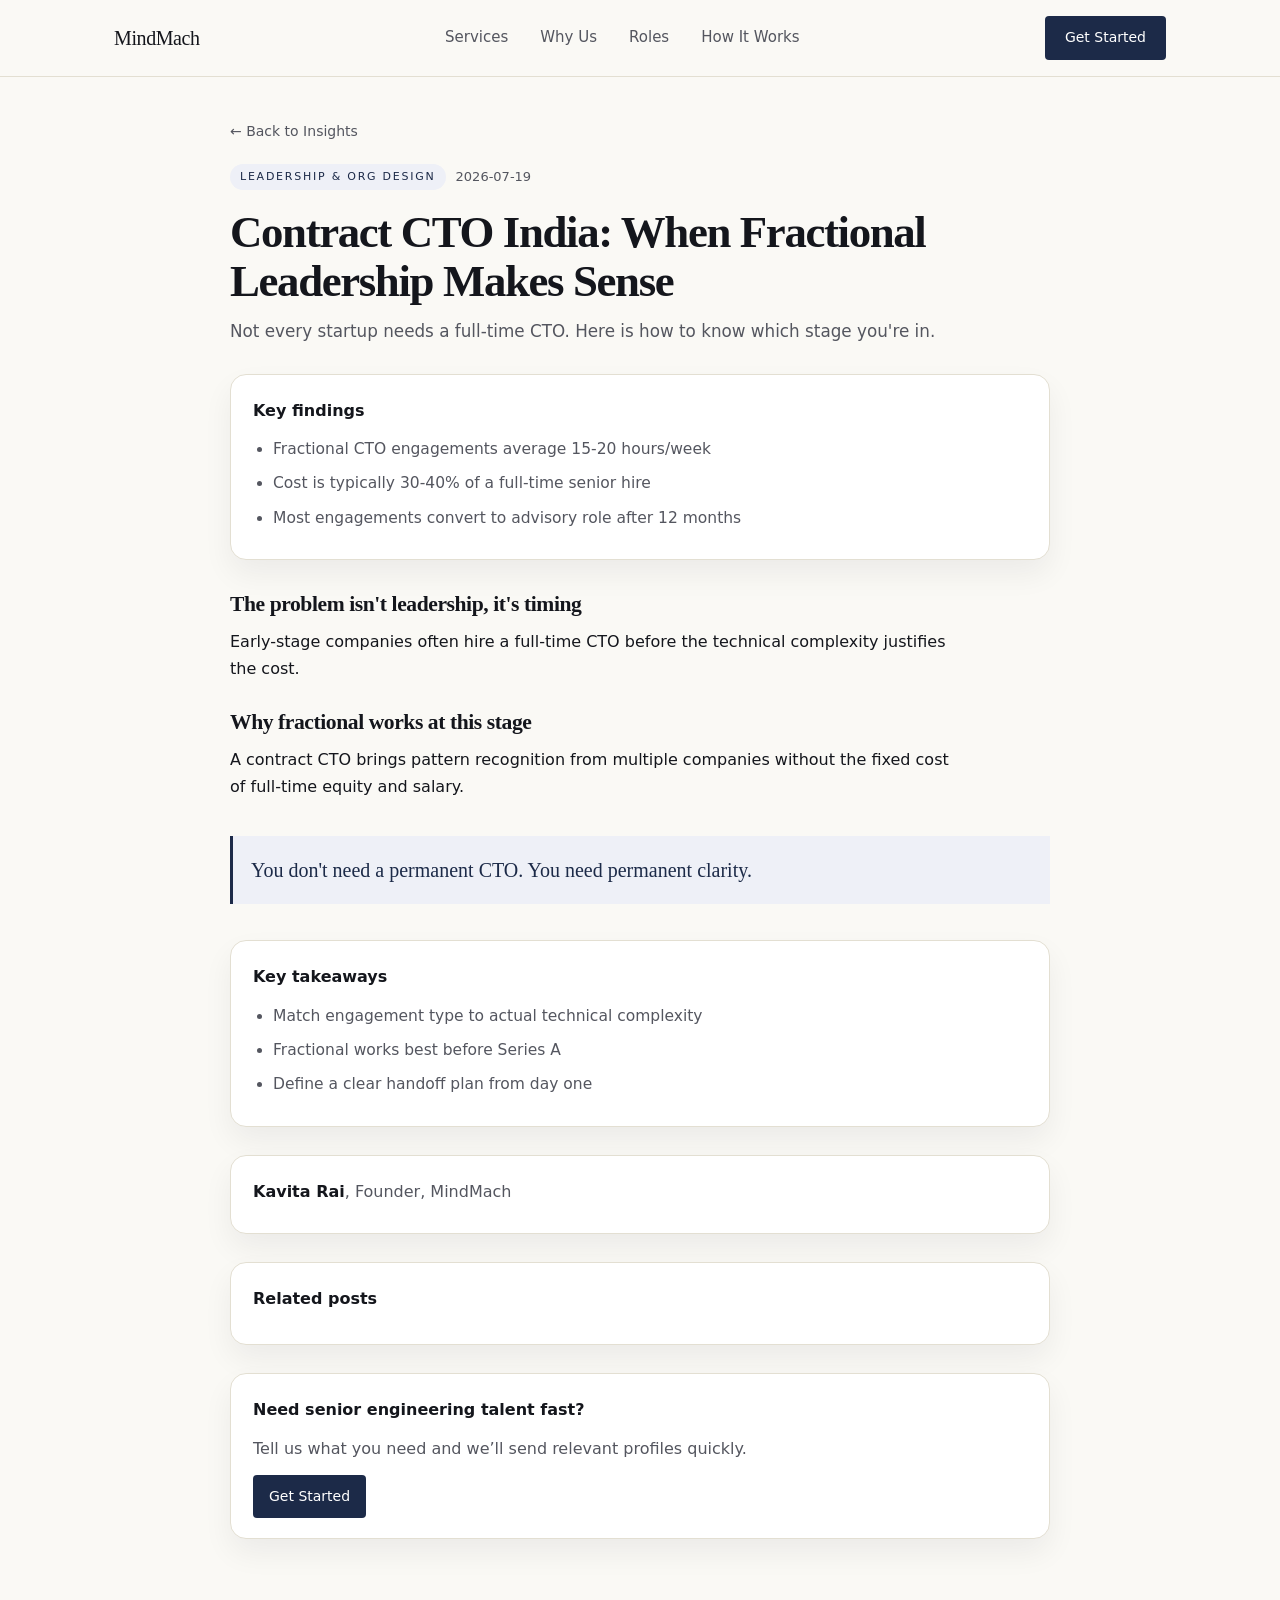
<file: site/insights/contract-cto-india.html>
<!DOCTYPE html>
<html lang="en">
<head>
  <meta charset="UTF-8">
  <meta name="viewport" content="width=device-width, initial-scale=1.0">
  <title>Contract CTO India: When Fractional Leadership Makes Sense | MindMach</title>
  <meta name="description" content="Not every startup needs a full-time CTO. Here is how to know which stage you&#x27;re in.">
  <link rel="canonical" href="https://mindmach.in/insights/contract-cto-india/">

  <meta property="og:title" content="Contract CTO India: When Fractional Leadership Makes Sense | MindMach">
  <meta property="og:description" content="Not every startup needs a full-time CTO. Here is how to know which stage you&#x27;re in.">
  <meta property="og:type" content="article">
  <meta property="article:published_time" content="2026-07-19">
  <meta property="article:author" content="Kavita Rai">
  <meta property="article:section" content="Leadership &amp; Org Design">

  <script type="application/ld+json">
{"@context": "https://schema.org", "@type": "Article", "headline": "Contract CTO India: When Fractional Leadership Makes Sense", "description": "Not every startup needs a full-time CTO. Here is how to know which stage you're in.", "author": {"@type": "Person", "name": "Kavita Rai", "jobTitle": "Founder, MindMach", "worksFor": {"@type": "Organization", "name": "MindMach"}}, "publisher": {"@type": "Organization", "name": "MindMach", "url": "https://mindmach.in"}, "datePublished": "2026-07-19", "dateModified": "2026-07-19", "mainEntityOfPage": "https://mindmach.in/insights/contract-cto-india/", "keywords": []}
  </script>

  <style>
    :root {
      --font-display: "Fraunces", Georgia, serif;
      --font-body: system-ui, -apple-system, BlinkMacSystemFont, "Inter", sans-serif;
      --bg: #faf9f5;
      --bg-card: #ffffff;
      --ink: #14161c;
      --ink-soft: #54565f;
      --ink-faint: #a3a29a;
      --accent: #1c2a48;
      --accent-soft: #eef0f7;
      --border: #e3dfd2;
      --radius-lg: 16px;
      --shadow-sm: 0 14px 30px rgba(20, 22, 28, 0.06);
    }

    * { box-sizing: border-box; }

    body {
      margin: 0;
      font-family: var(--font-body);
      background: var(--bg);
      color: var(--ink);
      -webkit-font-smoothing: antialiased;
      line-height: 1.7;
    }

    a {
      color: inherit;
      text-decoration: none;
    }

    .mm-header {
      background: #faf9f5;
      border-bottom: 1px solid #e3dfd2;
    }

    .mm-header-inner {
      max-width: 1100px;
      margin: 0 auto;
      padding: 16px 24px;
      display: flex;
      align-items: center;
      justify-content: space-between;
      gap: 32px;
    }

    .mm-brand {
      font-family: var(--font-display);
      font-size: 20px;
      letter-spacing: -0.02em;
      color: #14161c;
    }

    .mm-nav {
      display: flex;
      gap: 32px;
      font-size: 15px;
      color: var(--ink-soft);
    }

    .mm-nav a:hover {
      color: var(--accent);
      text-decoration: underline;
    }

    .mm-cta {
      padding: 10px 20px;
      border-radius: 4px;
      background: #1c2a48;
      color: #ffffff;
      font-size: 14px;
    }

    .mm-cta:hover {
      background: #162036;
    }

    .page-wrap {
      max-width: 860px;
      margin: 0 auto;
      padding: 40px 20px 80px;
    }

    .back {
      font-size: 14px;
      color: var(--ink-soft);
      margin-bottom: 20px;
      display: inline-block;
    }

    .back:hover {
      color: var(--accent);
      text-decoration: underline;
    }

    .meta-row {
      display: flex;
      flex-wrap: wrap;
      gap: 10px;
      align-items: center;
      margin-bottom: 18px;
      font-size: 13px;
      color: var(--ink-soft);
    }

    .meta-pill {
      padding: 4px 10px;
      border-radius: 999px;
      background: var(--accent-soft);
      color: var(--accent);
      font-size: 11px;
      letter-spacing: 0.16em;
      text-transform: uppercase;
    }

    .title {
      margin: 0 0 12px;
      font-family: var(--font-display);
      font-size: clamp(2.1rem, 3.6vw, 2.8rem);
      letter-spacing: -0.03em;
      line-height: 1.08;
    }

    .deck {
      margin: 0 0 28px;
      max-width: 720px;
      font-size: 1.05rem;
      color: var(--ink-soft);
    }

    .key-box,
    .author-box,
    .cta-box,
    .related-box {
      background: var(--bg-card);
      border: 1px solid var(--border);
      border-radius: var(--radius-lg);
      padding: 22px 22px 20px;
      box-shadow: var(--shadow-sm);
      margin: 0 0 28px;
    }

    .key-box h2,
    .related-box h2,
    .cta-box h2 {
      margin: 0 0 12px;
      font-size: 1rem;
      font-weight: 600;
    }

    .key-box ul {
      margin: 0;
      padding-left: 20px;
      font-size: 0.97rem;
      color: var(--ink-soft);
    }

    .key-box li {
      margin-bottom: 8px;
    }

    article {
      margin: 32px 0 32px;
      font-size: 1rem;
    }

    article section {
      margin-bottom: 28px;
    }

    article h2 {
      margin: 0 0 10px;
      font-family: var(--font-display);
      font-size: 1.35rem;
      letter-spacing: -0.02em;
      line-height: 1.2;
    }

    article p {
      margin: 0 0 16px;
      max-width: 72ch;
    }

    blockquote {
      margin: 36px 0;
      padding: 20px 22px 20px 18px;
      border-left: 3px solid var(--accent);
      background: var(--accent-soft);
      font-family: var(--font-display);
      font-size: 1.25rem;
      line-height: 1.4;
      color: var(--accent);
    }

    .author-text p {
      margin: 0 0 8px;
      color: var(--ink-soft);
    }

    .author-text strong {
      color: var(--ink);
    }

    .author-text a {
      color: var(--accent);
      text-decoration: underline;
    }

    .author-tags {
      display: flex;
      flex-wrap: wrap;
      gap: 8px;
      margin-top: 10px;
    }

    .author-tags span {
      font-size: 11px;
      color: var(--ink-soft);
      background: var(--accent-soft);
      border-radius: 999px;
      padding: 4px 8px;
    }

    .related-grid {
      display: grid;
      grid-template-columns: repeat(3, 1fr);
      gap: 14px;
    }

    .related-card {
      border: 1px solid var(--border);
      border-radius: 12px;
      padding: 14px;
      background: #ffffff;
      display: block;
      transition: transform 0.12s ease, box-shadow 0.12s ease;
    }

    .related-card:hover {
      transform: translateY(-2px);
      box-shadow: 0 10px 24px rgba(20, 22, 28, 0.08);
    }

    .related-card .tag {
      font-size: 11px;
      text-transform: uppercase;
      color: var(--ink-faint);
      letter-spacing: 0.14em;
      margin-bottom: 8px;
    }

    .related-card .title-sm {
      color: var(--ink);
      line-height: 1.4;
    }

    .cta-box p {
      margin: 0;
      color: var(--ink-soft);
    }

    .cta-box a {
      display: inline-block;
      margin-top: 12px;
      padding: 10px 16px;
      border-radius: 4px;
      background: var(--accent);
      color: #ffffff;
      font-size: 14px;
    }

    .cta-box a:hover {
      background: #162036;
    }

    @media (max-width: 800px) {
      .related-grid {
        grid-template-columns: 1fr;
      }

      .mm-header-inner {
        flex-wrap: wrap;
        justify-content: center;
        gap: 16px;
      }

      .mm-nav {
        gap: 18px;
        flex-wrap: wrap;
        justify-content: center;
        font-size: 14px;
      }
    }
  </style>
</head>
<body>
  <header class="mm-header">
    <div class="mm-header-inner">
      <a href="/" class="mm-brand">MindMach</a>
      <nav class="mm-nav">
        <a href="/#services">Services</a>
        <a href="/#why-us">Why Us</a>
        <a href="/#roles">Roles</a>
        <a href="/#how-it-works">How It Works</a>
      </nav>
      <a href="/#contact" class="mm-cta">Get Started</a>
    </div>
  </header>

  <main class="page-wrap">
    <a href="/insights/" class="back">← Back to Insights</a>

    <div class="meta-row">
      <span class="meta-pill">Leadership &amp; Org Design</span>
      <span>2026-07-19</span>
    </div>

    <h1 class="title">Contract CTO India: When Fractional Leadership Makes Sense</h1>
    <p class="deck">Not every startup needs a full-time CTO. Here is how to know which stage you&#x27;re in.</p>

    <section class="key-box">
      <h2>Key findings</h2>
      <ul>
        <li>Fractional CTO engagements average 15-20 hours/week</li><li>Cost is typically 30-40% of a full-time senior hire</li><li>Most engagements convert to advisory role after 12 months</li>
      </ul>
    </section>

    <article>
      <section><h2>The problem isn&#x27;t leadership, it&#x27;s timing</h2><p>Early-stage companies often hire a full-time CTO before the technical complexity justifies the cost.</p></section><section><h2>Why fractional works at this stage</h2><p>A contract CTO brings pattern recognition from multiple companies without the fixed cost of full-time equity and salary.</p></section>
    </article>

    <blockquote>
      You don&#x27;t need a permanent CTO. You need permanent clarity.
    </blockquote>

    <section class="key-box">
      <h2>Key takeaways</h2>
      <ul>
        <li>Match engagement type to actual technical complexity</li><li>Fractional works best before Series A</li><li>Define a clear handoff plan from day one</li>
      </ul>
    </section>

    
    <section class="author-box">
      <div class="author-text">
        <p><strong>Kavita Rai</strong>, Founder, MindMach</p>
      </div>
    </section>


    <section class="related-box">
      <h2>Related posts</h2>
      <div class="related-grid">
        
      </div>
    </section>

    <section class="cta-box">
      <h2>Need senior engineering talent fast?</h2>
      <p>Tell us what you need and we’ll send relevant profiles quickly.</p>
      <a href="/#contact">Get Started</a>
    </section>
  </main>
</body>
</html>
</file>
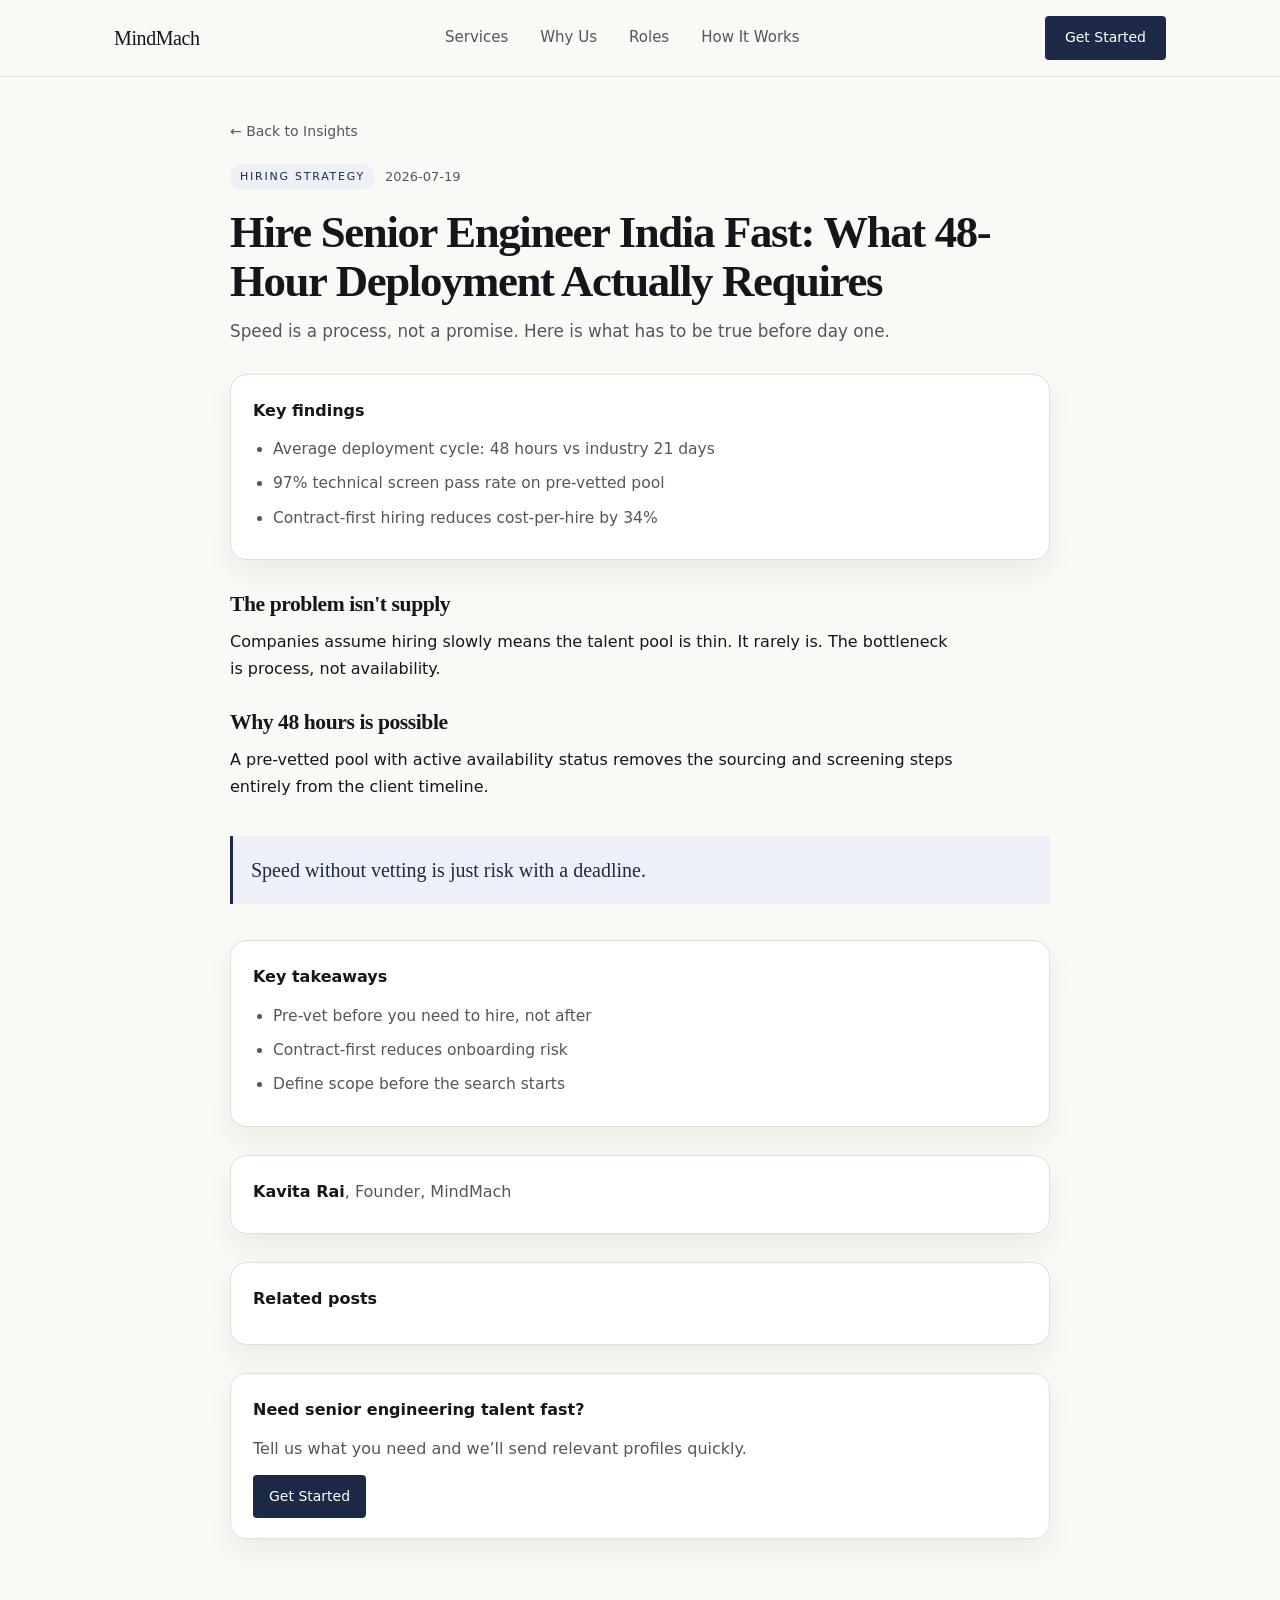
<file: site/insights/hire-senior-engineer-india-fast.html>
<!DOCTYPE html>
<html lang="en">
<head>
  <meta charset="UTF-8">
  <meta name="viewport" content="width=device-width, initial-scale=1.0">
  <title>Hire Senior Engineer India Fast: What 48-Hour Deployment Actually Requires | MindMach</title>
  <meta name="description" content="Speed is a process, not a promise. Here is what has to be true before day one.">
  <link rel="canonical" href="https://mindmach.in/insights/hire-senior-engineer-india-fast/">

  <meta property="og:title" content="Hire Senior Engineer India Fast: What 48-Hour Deployment Actually Requires | MindMach">
  <meta property="og:description" content="Speed is a process, not a promise. Here is what has to be true before day one.">
  <meta property="og:type" content="article">
  <meta property="article:published_time" content="2026-07-19">
  <meta property="article:author" content="Kavita Rai">
  <meta property="article:section" content="Hiring Strategy">

  <script type="application/ld+json">
{"@context": "https://schema.org", "@type": "Article", "headline": "Hire Senior Engineer India Fast: What 48-Hour Deployment Actually Requires", "description": "Speed is a process, not a promise. Here is what has to be true before day one.", "author": {"@type": "Person", "name": "Kavita Rai", "jobTitle": "Founder, MindMach", "worksFor": {"@type": "Organization", "name": "MindMach"}}, "publisher": {"@type": "Organization", "name": "MindMach", "url": "https://mindmach.in"}, "datePublished": "2026-07-19", "dateModified": "2026-07-19", "mainEntityOfPage": "https://mindmach.in/insights/hire-senior-engineer-india-fast/", "keywords": []}
  </script>

  <style>
    :root {
      --font-display: "Fraunces", Georgia, serif;
      --font-body: system-ui, -apple-system, BlinkMacSystemFont, "Inter", sans-serif;
      --bg: #faf9f5;
      --bg-card: #ffffff;
      --ink: #14161c;
      --ink-soft: #54565f;
      --ink-faint: #a3a29a;
      --accent: #1c2a48;
      --accent-soft: #eef0f7;
      --border: #e3dfd2;
      --radius-lg: 16px;
      --shadow-sm: 0 14px 30px rgba(20, 22, 28, 0.06);
    }

    * { box-sizing: border-box; }

    body {
      margin: 0;
      font-family: var(--font-body);
      background: var(--bg);
      color: var(--ink);
      -webkit-font-smoothing: antialiased;
      line-height: 1.7;
    }

    a {
      color: inherit;
      text-decoration: none;
    }

    .mm-header {
      background: #faf9f5;
      border-bottom: 1px solid #e3dfd2;
    }

    .mm-header-inner {
      max-width: 1100px;
      margin: 0 auto;
      padding: 16px 24px;
      display: flex;
      align-items: center;
      justify-content: space-between;
      gap: 32px;
    }

    .mm-brand {
      font-family: var(--font-display);
      font-size: 20px;
      letter-spacing: -0.02em;
      color: #14161c;
    }

    .mm-nav {
      display: flex;
      gap: 32px;
      font-size: 15px;
      color: var(--ink-soft);
    }

    .mm-nav a:hover {
      color: var(--accent);
      text-decoration: underline;
    }

    .mm-cta {
      padding: 10px 20px;
      border-radius: 4px;
      background: #1c2a48;
      color: #ffffff;
      font-size: 14px;
    }

    .mm-cta:hover {
      background: #162036;
    }

    .page-wrap {
      max-width: 860px;
      margin: 0 auto;
      padding: 40px 20px 80px;
    }

    .back {
      font-size: 14px;
      color: var(--ink-soft);
      margin-bottom: 20px;
      display: inline-block;
    }

    .back:hover {
      color: var(--accent);
      text-decoration: underline;
    }

    .meta-row {
      display: flex;
      flex-wrap: wrap;
      gap: 10px;
      align-items: center;
      margin-bottom: 18px;
      font-size: 13px;
      color: var(--ink-soft);
    }

    .meta-pill {
      padding: 4px 10px;
      border-radius: 999px;
      background: var(--accent-soft);
      color: var(--accent);
      font-size: 11px;
      letter-spacing: 0.16em;
      text-transform: uppercase;
    }

    .title {
      margin: 0 0 12px;
      font-family: var(--font-display);
      font-size: clamp(2.1rem, 3.6vw, 2.8rem);
      letter-spacing: -0.03em;
      line-height: 1.08;
    }

    .deck {
      margin: 0 0 28px;
      max-width: 720px;
      font-size: 1.05rem;
      color: var(--ink-soft);
    }

    .key-box,
    .author-box,
    .cta-box,
    .related-box {
      background: var(--bg-card);
      border: 1px solid var(--border);
      border-radius: var(--radius-lg);
      padding: 22px 22px 20px;
      box-shadow: var(--shadow-sm);
      margin: 0 0 28px;
    }

    .key-box h2,
    .related-box h2,
    .cta-box h2 {
      margin: 0 0 12px;
      font-size: 1rem;
      font-weight: 600;
    }

    .key-box ul {
      margin: 0;
      padding-left: 20px;
      font-size: 0.97rem;
      color: var(--ink-soft);
    }

    .key-box li {
      margin-bottom: 8px;
    }

    article {
      margin: 32px 0 32px;
      font-size: 1rem;
    }

    article section {
      margin-bottom: 28px;
    }

    article h2 {
      margin: 0 0 10px;
      font-family: var(--font-display);
      font-size: 1.35rem;
      letter-spacing: -0.02em;
      line-height: 1.2;
    }

    article p {
      margin: 0 0 16px;
      max-width: 72ch;
    }

    blockquote {
      margin: 36px 0;
      padding: 20px 22px 20px 18px;
      border-left: 3px solid var(--accent);
      background: var(--accent-soft);
      font-family: var(--font-display);
      font-size: 1.25rem;
      line-height: 1.4;
      color: var(--accent);
    }

    .author-text p {
      margin: 0 0 8px;
      color: var(--ink-soft);
    }

    .author-text strong {
      color: var(--ink);
    }

    .author-text a {
      color: var(--accent);
      text-decoration: underline;
    }

    .author-tags {
      display: flex;
      flex-wrap: wrap;
      gap: 8px;
      margin-top: 10px;
    }

    .author-tags span {
      font-size: 11px;
      color: var(--ink-soft);
      background: var(--accent-soft);
      border-radius: 999px;
      padding: 4px 8px;
    }

    .related-grid {
      display: grid;
      grid-template-columns: repeat(3, 1fr);
      gap: 14px;
    }

    .related-card {
      border: 1px solid var(--border);
      border-radius: 12px;
      padding: 14px;
      background: #ffffff;
      display: block;
      transition: transform 0.12s ease, box-shadow 0.12s ease;
    }

    .related-card:hover {
      transform: translateY(-2px);
      box-shadow: 0 10px 24px rgba(20, 22, 28, 0.08);
    }

    .related-card .tag {
      font-size: 11px;
      text-transform: uppercase;
      color: var(--ink-faint);
      letter-spacing: 0.14em;
      margin-bottom: 8px;
    }

    .related-card .title-sm {
      color: var(--ink);
      line-height: 1.4;
    }

    .cta-box p {
      margin: 0;
      color: var(--ink-soft);
    }

    .cta-box a {
      display: inline-block;
      margin-top: 12px;
      padding: 10px 16px;
      border-radius: 4px;
      background: var(--accent);
      color: #ffffff;
      font-size: 14px;
    }

    .cta-box a:hover {
      background: #162036;
    }

    @media (max-width: 800px) {
      .related-grid {
        grid-template-columns: 1fr;
      }

      .mm-header-inner {
        flex-wrap: wrap;
        justify-content: center;
        gap: 16px;
      }

      .mm-nav {
        gap: 18px;
        flex-wrap: wrap;
        justify-content: center;
        font-size: 14px;
      }
    }
  </style>
</head>
<body>
  <header class="mm-header">
    <div class="mm-header-inner">
      <a href="/" class="mm-brand">MindMach</a>
      <nav class="mm-nav">
        <a href="/#services">Services</a>
        <a href="/#why-us">Why Us</a>
        <a href="/#roles">Roles</a>
        <a href="/#how-it-works">How It Works</a>
      </nav>
      <a href="/#contact" class="mm-cta">Get Started</a>
    </div>
  </header>

  <main class="page-wrap">
    <a href="/insights/" class="back">← Back to Insights</a>

    <div class="meta-row">
      <span class="meta-pill">Hiring Strategy</span>
      <span>2026-07-19</span>
    </div>

    <h1 class="title">Hire Senior Engineer India Fast: What 48-Hour Deployment Actually Requires</h1>
    <p class="deck">Speed is a process, not a promise. Here is what has to be true before day one.</p>

    <section class="key-box">
      <h2>Key findings</h2>
      <ul>
        <li>Average deployment cycle: 48 hours vs industry 21 days</li><li>97% technical screen pass rate on pre-vetted pool</li><li>Contract-first hiring reduces cost-per-hire by 34%</li>
      </ul>
    </section>

    <article>
      <section><h2>The problem isn&#x27;t supply</h2><p>Companies assume hiring slowly means the talent pool is thin. It rarely is. The bottleneck is process, not availability.</p></section><section><h2>Why 48 hours is possible</h2><p>A pre-vetted pool with active availability status removes the sourcing and screening steps entirely from the client timeline.</p></section>
    </article>

    <blockquote>
      Speed without vetting is just risk with a deadline.
    </blockquote>

    <section class="key-box">
      <h2>Key takeaways</h2>
      <ul>
        <li>Pre-vet before you need to hire, not after</li><li>Contract-first reduces onboarding risk</li><li>Define scope before the search starts</li>
      </ul>
    </section>

    
    <section class="author-box">
      <div class="author-text">
        <p><strong>Kavita Rai</strong>, Founder, MindMach</p>
      </div>
    </section>


    <section class="related-box">
      <h2>Related posts</h2>
      <div class="related-grid">
        
      </div>
    </section>

    <section class="cta-box">
      <h2>Need senior engineering talent fast?</h2>
      <p>Tell us what you need and we’ll send relevant profiles quickly.</p>
      <a href="/#contact">Get Started</a>
    </section>
  </main>
</body>
</html>
</file>
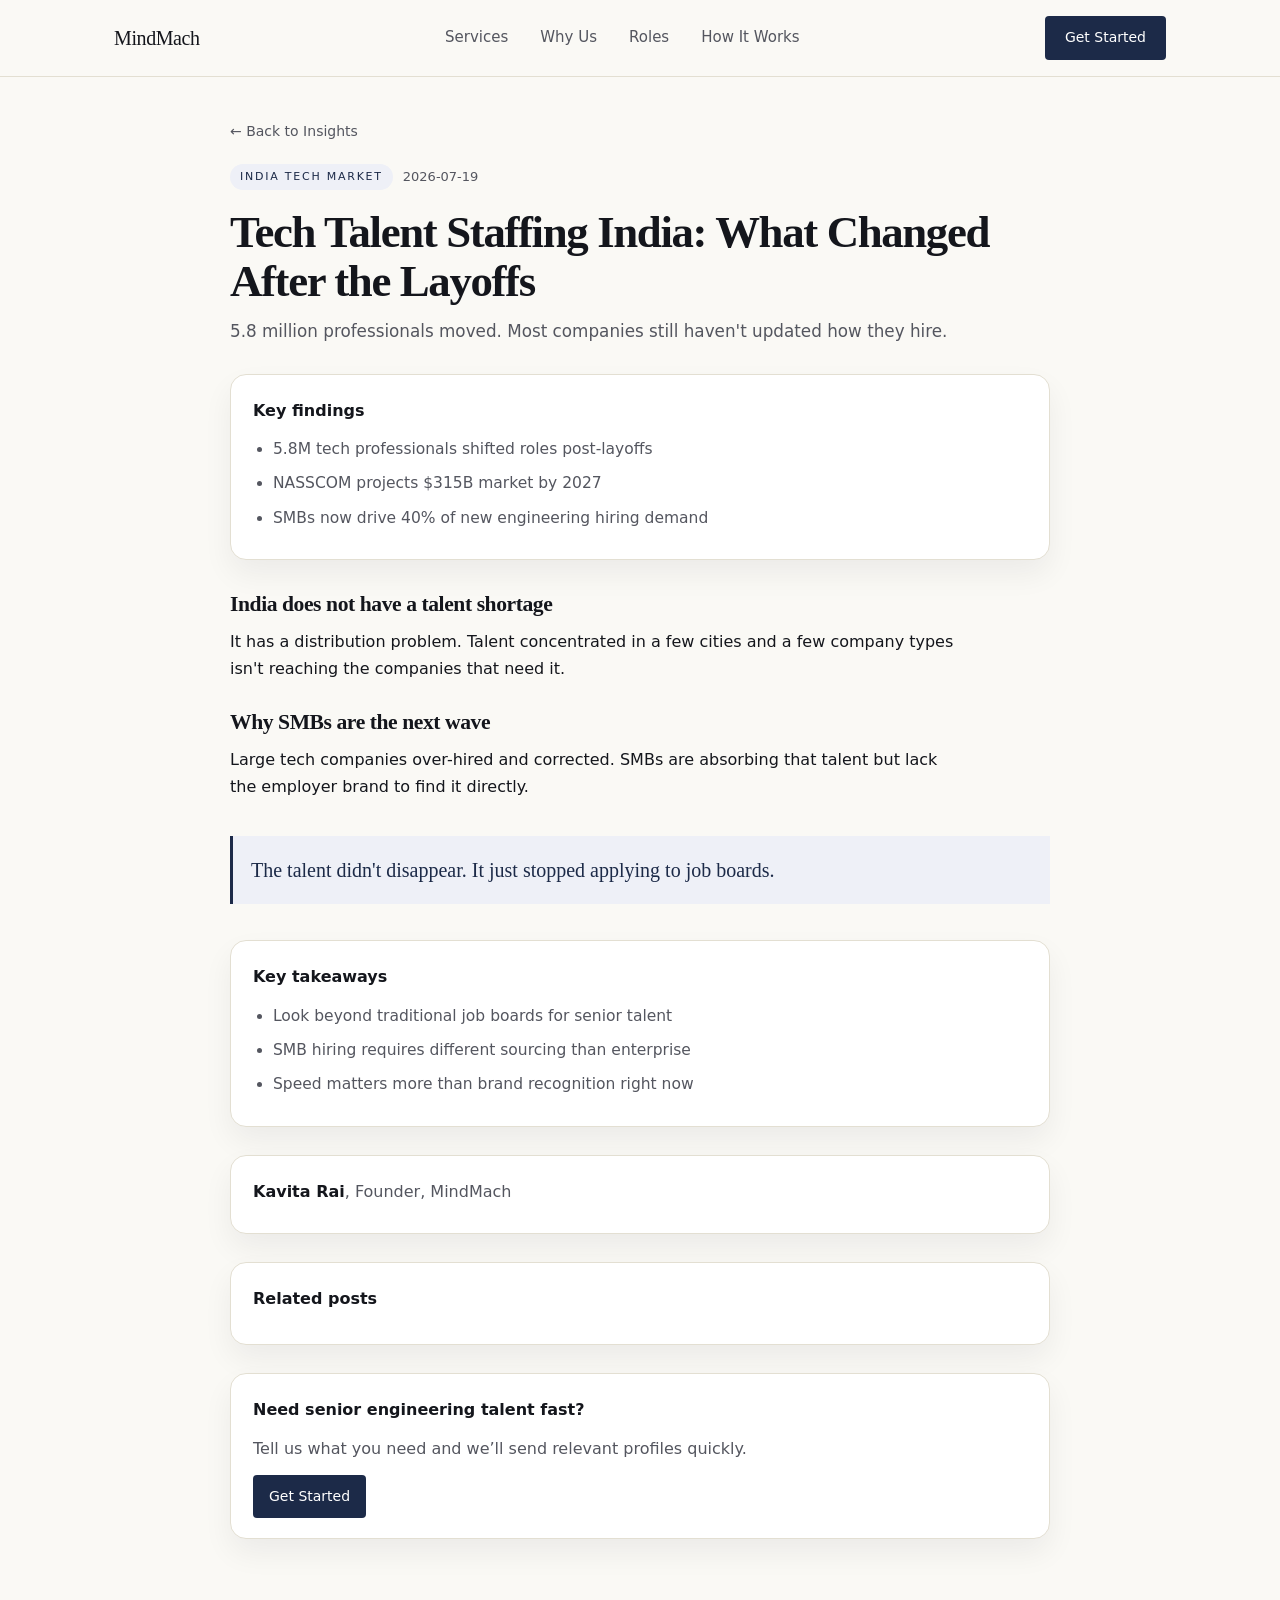
<file: site/insights/tech-talent-staffing-india.html>
<!DOCTYPE html>
<html lang="en">
<head>
  <meta charset="UTF-8">
  <meta name="viewport" content="width=device-width, initial-scale=1.0">
  <title>Tech Talent Staffing India: What Changed After the Layoffs | MindMach</title>
  <meta name="description" content="5.8 million professionals moved. Most companies still haven&#x27;t updated how they hire.">
  <link rel="canonical" href="https://mindmach.in/insights/tech-talent-staffing-india/">

  <meta property="og:title" content="Tech Talent Staffing India: What Changed After the Layoffs | MindMach">
  <meta property="og:description" content="5.8 million professionals moved. Most companies still haven&#x27;t updated how they hire.">
  <meta property="og:type" content="article">
  <meta property="article:published_time" content="2026-07-19">
  <meta property="article:author" content="Kavita Rai">
  <meta property="article:section" content="India Tech Market">

  <script type="application/ld+json">
{"@context": "https://schema.org", "@type": "Article", "headline": "Tech Talent Staffing India: What Changed After the Layoffs", "description": "5.8 million professionals moved. Most companies still haven't updated how they hire.", "author": {"@type": "Person", "name": "Kavita Rai", "jobTitle": "Founder, MindMach", "worksFor": {"@type": "Organization", "name": "MindMach"}}, "publisher": {"@type": "Organization", "name": "MindMach", "url": "https://mindmach.in"}, "datePublished": "2026-07-19", "dateModified": "2026-07-19", "mainEntityOfPage": "https://mindmach.in/insights/tech-talent-staffing-india/", "keywords": []}
  </script>

  <style>
    :root {
      --font-display: "Fraunces", Georgia, serif;
      --font-body: system-ui, -apple-system, BlinkMacSystemFont, "Inter", sans-serif;
      --bg: #faf9f5;
      --bg-card: #ffffff;
      --ink: #14161c;
      --ink-soft: #54565f;
      --ink-faint: #a3a29a;
      --accent: #1c2a48;
      --accent-soft: #eef0f7;
      --border: #e3dfd2;
      --radius-lg: 16px;
      --shadow-sm: 0 14px 30px rgba(20, 22, 28, 0.06);
    }

    * { box-sizing: border-box; }

    body {
      margin: 0;
      font-family: var(--font-body);
      background: var(--bg);
      color: var(--ink);
      -webkit-font-smoothing: antialiased;
      line-height: 1.7;
    }

    a {
      color: inherit;
      text-decoration: none;
    }

    .mm-header {
      background: #faf9f5;
      border-bottom: 1px solid #e3dfd2;
    }

    .mm-header-inner {
      max-width: 1100px;
      margin: 0 auto;
      padding: 16px 24px;
      display: flex;
      align-items: center;
      justify-content: space-between;
      gap: 32px;
    }

    .mm-brand {
      font-family: var(--font-display);
      font-size: 20px;
      letter-spacing: -0.02em;
      color: #14161c;
    }

    .mm-nav {
      display: flex;
      gap: 32px;
      font-size: 15px;
      color: var(--ink-soft);
    }

    .mm-nav a:hover {
      color: var(--accent);
      text-decoration: underline;
    }

    .mm-cta {
      padding: 10px 20px;
      border-radius: 4px;
      background: #1c2a48;
      color: #ffffff;
      font-size: 14px;
    }

    .mm-cta:hover {
      background: #162036;
    }

    .page-wrap {
      max-width: 860px;
      margin: 0 auto;
      padding: 40px 20px 80px;
    }

    .back {
      font-size: 14px;
      color: var(--ink-soft);
      margin-bottom: 20px;
      display: inline-block;
    }

    .back:hover {
      color: var(--accent);
      text-decoration: underline;
    }

    .meta-row {
      display: flex;
      flex-wrap: wrap;
      gap: 10px;
      align-items: center;
      margin-bottom: 18px;
      font-size: 13px;
      color: var(--ink-soft);
    }

    .meta-pill {
      padding: 4px 10px;
      border-radius: 999px;
      background: var(--accent-soft);
      color: var(--accent);
      font-size: 11px;
      letter-spacing: 0.16em;
      text-transform: uppercase;
    }

    .title {
      margin: 0 0 12px;
      font-family: var(--font-display);
      font-size: clamp(2.1rem, 3.6vw, 2.8rem);
      letter-spacing: -0.03em;
      line-height: 1.08;
    }

    .deck {
      margin: 0 0 28px;
      max-width: 720px;
      font-size: 1.05rem;
      color: var(--ink-soft);
    }

    .key-box,
    .author-box,
    .cta-box,
    .related-box {
      background: var(--bg-card);
      border: 1px solid var(--border);
      border-radius: var(--radius-lg);
      padding: 22px 22px 20px;
      box-shadow: var(--shadow-sm);
      margin: 0 0 28px;
    }

    .key-box h2,
    .related-box h2,
    .cta-box h2 {
      margin: 0 0 12px;
      font-size: 1rem;
      font-weight: 600;
    }

    .key-box ul {
      margin: 0;
      padding-left: 20px;
      font-size: 0.97rem;
      color: var(--ink-soft);
    }

    .key-box li {
      margin-bottom: 8px;
    }

    article {
      margin: 32px 0 32px;
      font-size: 1rem;
    }

    article section {
      margin-bottom: 28px;
    }

    article h2 {
      margin: 0 0 10px;
      font-family: var(--font-display);
      font-size: 1.35rem;
      letter-spacing: -0.02em;
      line-height: 1.2;
    }

    article p {
      margin: 0 0 16px;
      max-width: 72ch;
    }

    blockquote {
      margin: 36px 0;
      padding: 20px 22px 20px 18px;
      border-left: 3px solid var(--accent);
      background: var(--accent-soft);
      font-family: var(--font-display);
      font-size: 1.25rem;
      line-height: 1.4;
      color: var(--accent);
    }

    .author-text p {
      margin: 0 0 8px;
      color: var(--ink-soft);
    }

    .author-text strong {
      color: var(--ink);
    }

    .author-text a {
      color: var(--accent);
      text-decoration: underline;
    }

    .author-tags {
      display: flex;
      flex-wrap: wrap;
      gap: 8px;
      margin-top: 10px;
    }

    .author-tags span {
      font-size: 11px;
      color: var(--ink-soft);
      background: var(--accent-soft);
      border-radius: 999px;
      padding: 4px 8px;
    }

    .related-grid {
      display: grid;
      grid-template-columns: repeat(3, 1fr);
      gap: 14px;
    }

    .related-card {
      border: 1px solid var(--border);
      border-radius: 12px;
      padding: 14px;
      background: #ffffff;
      display: block;
      transition: transform 0.12s ease, box-shadow 0.12s ease;
    }

    .related-card:hover {
      transform: translateY(-2px);
      box-shadow: 0 10px 24px rgba(20, 22, 28, 0.08);
    }

    .related-card .tag {
      font-size: 11px;
      text-transform: uppercase;
      color: var(--ink-faint);
      letter-spacing: 0.14em;
      margin-bottom: 8px;
    }

    .related-card .title-sm {
      color: var(--ink);
      line-height: 1.4;
    }

    .cta-box p {
      margin: 0;
      color: var(--ink-soft);
    }

    .cta-box a {
      display: inline-block;
      margin-top: 12px;
      padding: 10px 16px;
      border-radius: 4px;
      background: var(--accent);
      color: #ffffff;
      font-size: 14px;
    }

    .cta-box a:hover {
      background: #162036;
    }

    @media (max-width: 800px) {
      .related-grid {
        grid-template-columns: 1fr;
      }

      .mm-header-inner {
        flex-wrap: wrap;
        justify-content: center;
        gap: 16px;
      }

      .mm-nav {
        gap: 18px;
        flex-wrap: wrap;
        justify-content: center;
        font-size: 14px;
      }
    }
  </style>
</head>
<body>
  <header class="mm-header">
    <div class="mm-header-inner">
      <a href="/" class="mm-brand">MindMach</a>
      <nav class="mm-nav">
        <a href="/#services">Services</a>
        <a href="/#why-us">Why Us</a>
        <a href="/#roles">Roles</a>
        <a href="/#how-it-works">How It Works</a>
      </nav>
      <a href="/#contact" class="mm-cta">Get Started</a>
    </div>
  </header>

  <main class="page-wrap">
    <a href="/insights/" class="back">← Back to Insights</a>

    <div class="meta-row">
      <span class="meta-pill">India Tech Market</span>
      <span>2026-07-19</span>
    </div>

    <h1 class="title">Tech Talent Staffing India: What Changed After the Layoffs</h1>
    <p class="deck">5.8 million professionals moved. Most companies still haven&#x27;t updated how they hire.</p>

    <section class="key-box">
      <h2>Key findings</h2>
      <ul>
        <li>5.8M tech professionals shifted roles post-layoffs</li><li>NASSCOM projects $315B market by 2027</li><li>SMBs now drive 40% of new engineering hiring demand</li>
      </ul>
    </section>

    <article>
      <section><h2>India does not have a talent shortage</h2><p>It has a distribution problem. Talent concentrated in a few cities and a few company types isn&#x27;t reaching the companies that need it.</p></section><section><h2>Why SMBs are the next wave</h2><p>Large tech companies over-hired and corrected. SMBs are absorbing that talent but lack the employer brand to find it directly.</p></section>
    </article>

    <blockquote>
      The talent didn&#x27;t disappear. It just stopped applying to job boards.
    </blockquote>

    <section class="key-box">
      <h2>Key takeaways</h2>
      <ul>
        <li>Look beyond traditional job boards for senior talent</li><li>SMB hiring requires different sourcing than enterprise</li><li>Speed matters more than brand recognition right now</li>
      </ul>
    </section>

    
    <section class="author-box">
      <div class="author-text">
        <p><strong>Kavita Rai</strong>, Founder, MindMach</p>
      </div>
    </section>


    <section class="related-box">
      <h2>Related posts</h2>
      <div class="related-grid">
        
      </div>
    </section>

    <section class="cta-box">
      <h2>Need senior engineering talent fast?</h2>
      <p>Tell us what you need and we’ll send relevant profiles quickly.</p>
      <a href="/#contact">Get Started</a>
    </section>
  </main>
</body>
</html>
</file>
